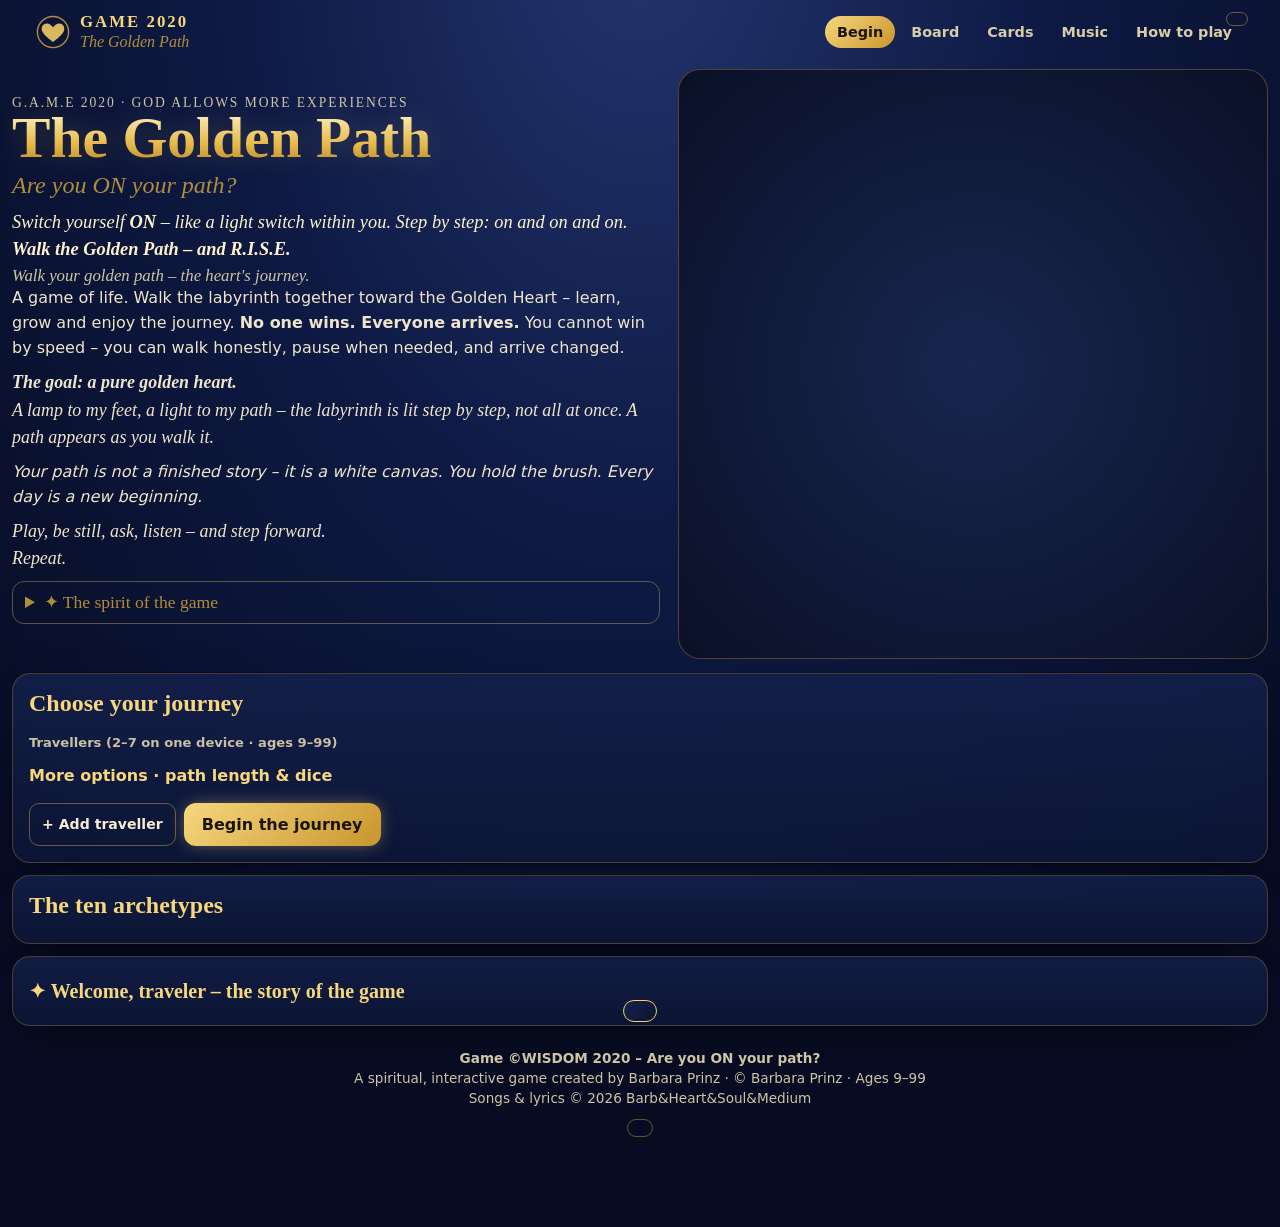
<file: src/app.html>
<!DOCTYPE html>
<html lang="en">
<head>
<meta charset="utf-8">
<meta name="viewport" content="width=device-width, initial-scale=1">
<title>G.A.M.E 2020 · The Golden Path</title>
<meta name="description" content="G.A.M.E 2020 – God Allows More Experiences. The Golden Path: a spiritual, joyful board game by Barbara Prinz. Walk the labyrinth to the Golden Heart – together.">
<meta name="theme-color" content="#fffdf7">
<style>
/*FONTS*/
:root{
  --gold:#b08d3c;--gold2:#d9b85f;--gold3:#f3e3b0;--ink:#1b1712;--night:#15120e;--paper:#fbf7ee;
  --muted:#7a6f5c;--line:#e8dcc0;--teal:#2bb3b1;
  --serif:"Golden Serif",Georgia,serif;--caps:"Golden Serif",Georgia,serif;
}
*{box-sizing:border-box}
html,body{margin:0;background:var(--paper);color:var(--ink);font-family:"Golden Sans",system-ui,sans-serif;font-size:16px;-webkit-tap-highlight-color:transparent}
body{background:radial-gradient(1200px 600px at 50% -200px,#fff8e2 0,var(--paper) 60%) fixed}
h1,h2,h3,h4{font-family:var(--serif);font-weight:700;margin:0}
button{font:inherit;cursor:pointer}
.caps{font-family:var(--caps);letter-spacing:.14em;text-transform:uppercase}
header.top{position:relative;display:flex;align-items:center;justify-content:space-between;gap:10px;padding:12px 16px;max-width:1240px;margin:0 auto}
.brand{display:flex;align-items:center;gap:10px}
.brand b{font-family:var(--caps);font-size:1.05rem;letter-spacing:.12em}
.brand i{font-family:var(--serif);color:var(--gold);font-size:1rem}
nav.tabs{display:flex;gap:4px;flex-wrap:wrap}
nav.tabs button{border:none;background:transparent;padding:8px 12px;border-radius:999px;color:var(--muted);font-weight:700;font-size:.9rem}
nav.tabs button.on{background:var(--ink);color:#fff}
@media (max-width:700px){header.top{flex-direction:column;padding-bottom:4px}}
main{max-width:1400px;margin:0 auto;padding:0 12px 60px}
.view{display:none;animation:fade .35s ease}.view.on{display:block}
@keyframes fade{from{opacity:0;transform:translateY(6px)}to{opacity:1;transform:none}}
.panel{background:#fffdf8;border:1px solid var(--line);border-radius:18px;padding:16px;margin-bottom:12px;box-shadow:0 1px 0 #fff inset,0 8px 24px -18px #8a6a2244}
.btn{border:none;background:var(--ink);color:#fff;border-radius:12px;padding:12px 18px;font-weight:700}
.btn.gold{background:linear-gradient(135deg,#d8b55c,#a07c2e);color:#fff;box-shadow:0 6px 16px -8px #a07c2e}
.btn.ghost{background:#fff;color:var(--ink);border:1px solid var(--line)}
.btn.small{padding:8px 12px;font-size:.88rem;border-radius:10px}
.btn:disabled{opacity:.4;cursor:default;box-shadow:none}
input,select,textarea{font:inherit;padding:10px 11px;border:1px solid var(--line);border-radius:10px;background:#fff;width:100%;color:var(--ink)}
label.l{font-weight:700;font-size:.82rem;color:var(--muted);display:block;margin:10px 0 4px}
.hint{font-size:.85rem;color:var(--muted)}
/* hero */
.hero{display:grid;grid-template-columns:1.1fr 1fr;gap:18px;align-items:center;margin:6px 0 14px}
@media (max-width:860px){.hero{grid-template-columns:1fr}}
.hero h1{font-size:clamp(2.2rem,6vw,3.6rem);line-height:.95}
.hero .tag{font-family:var(--serif);font-style:italic;color:var(--gold);font-size:1.5rem;margin:6px 0 10px}
.hero p{line-height:1.55;color:#3c342a;margin:0 0 8px}
@media (max-width:860px){.hero .thumb{max-width:300px;margin:0 auto}}
.hero .thumb{background:#fff;border:1px solid var(--line);border-radius:22px;padding:8px}
.prow{display:grid;grid-template-columns:auto 1fr 1fr auto;gap:8px;align-items:center;margin-bottom:8px}
.swatches{display:flex;gap:4px}
.sw{width:22px;height:22px;border-radius:50%;border:2px solid #fff;box-shadow:0 0 0 1px var(--line)}
.sw.on{box-shadow:0 0 0 2px var(--ink)}
.setcards{display:grid;grid-template-columns:repeat(auto-fit,minmax(200px,1fr));gap:8px}
.setcard{border:1px solid var(--line);border-radius:14px;padding:12px;background:#fff;text-align:left}
.setcard.on{border-color:var(--gold);box-shadow:0 0 0 2px var(--gold3)}
.setcard h4{font-size:1.25rem}
/* game */
.game{display:grid;grid-template-columns:minmax(0,1fr) 360px;gap:14px;align-items:start}
@media (max-width:920px){.game{grid-template-columns:1fr}}
.zoombtn{position:absolute;right:12px;top:12px;border:1px solid var(--line);background:#fffdf8ee;border-radius:99px;padding:7px 12px;font-weight:700;font-size:.85rem;color:var(--ink);box-shadow:0 4px 12px -6px #6b532066;z-index:2}
.zoombtn.on{background:var(--ink);color:#fff}
.boardwrap.night{background:radial-gradient(circle,#18264f,#0a1027);border-color:#2a3a6a}
.movebadge{position:absolute;left:12px;top:12px;background:#fffdf8ee;border:1px solid var(--line);border-radius:99px;padding:6px 12px;font-size:.88rem;font-weight:700;display:none;z-index:2}
.movebadge.on{display:block}
#board{transition:none}
@media (max-width:600px){main{padding:0 4px 60px}.boardwrap{border-radius:18px;padding:2px;margin:0 -2px}}
.boardwrap{background:radial-gradient(circle at 50% 50%,#fffdf6 0,#fff9ea 70%,#f6ecd3 100%);border:1px solid var(--line);border-radius:28px;padding:10px;position:relative;box-shadow:0 20px 50px -35px #6b5320}
#board{width:100%;height:auto;display:block}
#board .field{cursor:pointer;transition:transform .2s}
.turn{display:flex;gap:14px;align-items:center}
.die{width:70px;height:70px;flex:none;border-radius:16px;background:#fff;border:2px solid var(--ink);display:grid;place-items:center;box-shadow:0 4px 0 var(--ink)}
.die.roll{animation:shake .5s}
@keyframes shake{0%,100%{transform:rotate(0)}25%{transform:rotate(-14deg)}75%{transform:rotate(12deg)}}
.cur-name{font-family:var(--serif);font-size:1.7rem;line-height:1}
.actions{display:flex;gap:8px;flex-wrap:wrap;margin-top:12px}
.pl{display:flex;gap:10px;align-items:center;padding:8px;border-radius:12px}
.pl.cur{background:linear-gradient(90deg,#f6ecd2,#fff0)}
.pl .meta{font-size:.8rem;color:var(--muted)}
.pawn{width:26px;height:26px;border-radius:50%;flex:none;box-shadow:0 0 0 2px #fff,0 0 0 3px var(--line)}
.badges{display:flex;gap:3px;flex-wrap:wrap;margin-top:4px;align-items:center}
.gem{width:11px;height:11px;transform:rotate(45deg);border-radius:2px;border:1px solid #0003;display:inline-block}
.stat{font-size:.78rem;color:#4a3f30;background:#f7f0de;border-radius:99px;padding:1px 7px}
.lightbar{height:12px;background:#f3ead4;border-radius:99px;overflow:hidden}
.lightbar i{display:block;height:100%;width:0;background:linear-gradient(90deg,#f2d47a,#b08d3c);transition:width .8s;box-shadow:0 0 12px #f2d47a}
.log{max-height:200px;overflow:auto;font-size:.85rem;color:#4a3f30}
.log div{padding:5px 0;border-bottom:1px dashed var(--line)}
.legend{display:flex;flex-wrap:wrap;gap:6px 12px;font-size:.8rem;color:var(--muted);padding:8px 6px 2px}
.legend span{display:flex;align-items:center;gap:5px}
/* TAROT CARD */
.modal{position:fixed;inset:0;background:radial-gradient(circle at 50% 40%,#2a2114cc,#0d0a06ee);display:none;align-items:center;justify-content:center;padding:14px;z-index:60}
.modal.on{display:flex}
.tcard{width:min(380px,100%);max-height:94vh;overflow:auto;border-radius:22px;padding:10px;background:linear-gradient(160deg,#e9cf86,#a8823a 40%,#f0d995 70%,#9a7731);animation:flip .5s ease;box-shadow:0 30px 70px -20px #000}
@keyframes flip{from{transform:rotateY(80deg) scale(.9);opacity:0}to{transform:none;opacity:1}}
.tin{background:radial-gradient(circle at 50% 30%,#2a2219,#120f0b 70%);border-radius:15px;padding:18px 18px 16px;color:var(--tx,#f4ead2);text-align:center;position:relative;border:1px solid #f3dc9a55;min-height:420px;display:flex;flex-direction:column}
.tin:before{content:"";position:absolute;inset:7px;border:1px solid #d9b85f66;border-radius:11px;pointer-events:none}
.tin .deck{font-family:var(--caps);font-size:.68rem;letter-spacing:.28em;color:var(--ac,#d9b85f)}
.tin h2{font-size:2.05rem;line-height:1.02;margin:6px 0 2px;color:var(--tx,#fff6dc)}
.tin .sub{font-family:var(--serif);font-style:italic;color:var(--ac,#d9b85f);font-size:1.2rem}
.tin .emb{width:118px;height:118px;margin:10px auto 8px;display:block}
.tin p{line-height:1.5;margin:6px 0;font-size:1.02rem}
.tin .prompt{background:#ffffff14;border:1px solid #d9b85f55;border-radius:12px;padding:10px 12px;font-family:var(--serif);font-size:1.18rem;font-style:italic;color:var(--tx);margin-top:8px}
.tin.light .prompt,.in.light .p{background:#ffffff8c}
.tin.light .btn.ghost,.tin.light .btn.opt{color:var(--tx);border-color:#9c7a2c88;background:#ffffff66}
.tin.light textarea{background:#fff;color:var(--tx)}
.tin.light p[style]{color:var(--tx)!important}
.tin.rb:after,.in.rb:after{content:"";position:absolute;left:0;right:0;top:0;height:6px;background:linear-gradient(90deg,#c0263a,#e2702a,#e8c13a,#2f8f5b,#2bb3b1,#2849a8,#7d4fb3);border-radius:15px 15px 0 0}
.in.light:before,.tin.light:before{border-color:#9c7a2c55}
.tin .acts{display:flex;flex-direction:column;gap:8px;margin-top:auto;padding-top:14px}
.tin .acts .btn{width:100%}
.tin .btn.ghost{background:transparent;color:var(--tx);border:1px solid #d9b85f77}
.tin .btn.opt{background:#ffffff10;color:var(--tx);border:1px solid #d9b85f99;text-align:left;font-weight:600}
.tin textarea{background:#ffffff10;color:#fff;border-color:#d9b85f66;min-height:80px}
.tin .row{display:flex;gap:8px}.tin .row .btn{flex:1}
.dot{margin-top:12px;text-align:left;border-top:1px solid #d9b85f66;padding-top:8px}
.dot .dt{font-family:var(--caps);font-size:.8rem;letter-spacing:.12em;color:var(--ac)}
.dot p{font-size:.95rem!important;margin:6px 0}
.dot .dq{font-family:var(--serif);font-style:italic;font-size:1.08rem}
details.opts{margin-top:10px}details.opts summary,details.more summary,details.legendbox summary,details.rulesmore summary{cursor:pointer;color:#f6d77e;font-weight:700;list-style:none;padding:6px 0}
details.opts summary::-webkit-details-marker,details.more summary::-webkit-details-marker,details.legendbox summary::-webkit-details-marker,details.rulesmore summary::-webkit-details-marker{display:none}
details.more summary{font-family:var(--serif);font-size:1.25rem}
.extras{display:flex;gap:6px;flex-wrap:wrap;margin-top:8px}.extras .btn{padding:7px 10px;font-size:.85rem;border-radius:99px}
.chipgroup{font-family:var(--caps);font-size:.68rem;letter-spacing:.18em;color:#cfc4a6;margin:10px 0 4px;width:100%}
.vals{display:flex;flex-wrap:wrap;gap:4px;margin-top:4px}
.vals span{font-family:var(--serif);font-size:.95rem;font-weight:600;color:#1a1405;background:linear-gradient(135deg,#f6d77e,#c9952e);border-radius:99px;padding:1px 9px}
.vals span.off{background:transparent;color:#f6edd680;border:1px solid #f2cf6b44}
.vals.big{justify-content:center}
.songline{font-family:var(--serif);font-style:italic;font-size:1.02rem;color:#f6d77e;margin-top:10px;opacity:.9;line-height:1.35}
.lyrics{white-space:pre-line;font-family:var(--serif);font-style:italic;font-size:1.25rem;line-height:1.45;color:#fff3cf}
.reward{font-size:.82rem;color:var(--ac,#d9b85f);margin-top:6px;font-weight:700}
/* card library */
.chips{display:flex;gap:6px;flex-wrap:wrap;margin:8px 0 14px}
.chips button{border:1px solid var(--line);background:#fff;border-radius:99px;padding:7px 13px;font-size:.88rem;font-weight:700;color:#4a3f30}
.chips button.on{background:var(--ink);border-color:var(--ink);color:#fff}
.lib{display:grid;grid-template-columns:repeat(auto-fill,minmax(190px,1fr));gap:14px}
.mcard{aspect-ratio:63/88;border-radius:14px;padding:6px;background:linear-gradient(160deg,#e9cf86,#a8823a 45%,#f0d995 75%,#9a7731)}
.mcard .in{height:100%;border-radius:10px;background:radial-gradient(circle at 50% 30%,#2a2219,#120f0b 75%);color:var(--tx,#f4ead2);padding:12px;display:flex;flex-direction:column;text-align:center;position:relative;overflow:hidden}
.mcard .in:before{content:"";position:absolute;inset:5px;border:1px solid #d9b85f55;border-radius:7px;pointer-events:none}
.mcard .k{font-family:var(--caps);font-size:.55rem;letter-spacing:.24em;color:var(--ac,#d9b85f)}
.mcard h4{font-size:1.25rem;color:var(--tx);margin:4px 0;line-height:1.05}
.mcard .t{font-size:.76rem;line-height:1.35}
.mcard .p{font-family:var(--serif);font-style:italic;color:var(--tx);border-radius:6px;font-size:.92rem;margin-top:auto;line-height:1.2}
.mcard svg{width:54px;height:54px;margin:4px auto}
.mcard.arch svg{width:160px;height:200px}.mcard.arch{aspect-ratio:auto}.mcard.arch .in{min-height:300px}
@media (max-width:600px){#archLib{grid-template-columns:1fr 1fr!important;gap:8px}.mcard.arch svg{width:118px;height:148px}.mcard.arch .in{min-height:0;padding:8px}.mcard.arch .t,.mcard.arch .p{font-size:.78rem!important}}
/* music */
.song{display:flex;align-items:center;gap:8px;padding:7px 0;border-bottom:1px dashed var(--line)}
.song .n{flex:1;min-width:0;overflow:hidden;text-overflow:ellipsis;white-space:nowrap}
.song.on .n{color:var(--gold);font-weight:700}
.minibtn{border:1px solid var(--line);background:#fff;border-radius:9px;padding:5px 9px;font-size:.85rem}
.toggle{display:flex;align-items:center;gap:8px;font-size:.9rem;margin:6px 0}
.toggle input{width:auto}
.rules h3{font-size:1.5rem;margin:18px 0 4px}
.rules p,.rules li{line-height:1.6}
.two{display:grid;grid-template-columns:1fr 1fr;gap:12px}.two>*{min-width:0}.song{flex-wrap:wrap}.song .n{white-space:normal}@media (max-width:760px){.two{grid-template-columns:1fr}}
.spark{position:fixed;border-radius:50%;z-index:90;pointer-events:none;animation:spark 1.4s cubic-bezier(.2,.7,.3,1) forwards;box-shadow:0 0 8px currentColor}
@keyframes spark{0%{transform:translate(-50%,-50%) scale(.4);opacity:1}100%{transform:translate(calc(-50% + var(--dx)),calc(-50% + var(--dy))) scale(1);opacity:0}}
.toast{position:fixed;left:50%;bottom:18px;transform:translateX(-50%) translateY(140px);background:linear-gradient(135deg,#2a2116,#1b1712);border:1px solid #d9b85f88;font-family:var(--serif);font-size:1.15rem;font-style:italic;text-align:center;color:#fff3cf;padding:10px 16px;border-radius:12px;font-size:.9rem;transition:transform .35s;z-index:80;max-width:92vw}
.toast.on{transform:translateX(-50%)}
@media (max-width:600px){
  html,body{font-size:17.5px}
  .hint,.legend,.pl .meta,.log,.stat{font-size:.92rem}
  .stat{font-size:.85rem}
  .legend{font-size:.88rem;gap:8px 14px}
  .tin p{font-size:1.1rem}.tin .prompt{font-size:1.28rem}.tin h2{font-size:2.2rem}
  .tin .deck{font-size:.76rem}.reward{font-size:.92rem}
  .mcard .t{font-size:.86rem}.mcard .p{font-size:1rem}.mcard .k{font-size:.62rem}
  .lib{grid-template-columns:repeat(auto-fill,minmax(160px,1fr))}
  nav.tabs button{font-size:.98rem;padding:9px 13px}
  .cur-name{font-size:1.9rem}
}

/* ===== Midnight & Gold theme ===== */
:root{--paper:#0b1433;--ink:#f2cf6b;--muted:#c9bfa3;--line:#33406e}
html,body{color:#f6edd6}
body{background:#070c22 radial-gradient(ellipse at 50% -10%,#24366f 0,#0e1a44 45%,#070c22 100%) fixed}
body:before{content:"";position:fixed;inset:0;pointer-events:none;z-index:-1;opacity:.75;
 background-image:radial-gradient(1.2px 1.2px at 12% 18%,#fff,transparent),radial-gradient(1px 1px at 33% 72%,#ffe9a8,transparent),radial-gradient(1.4px 1.4px at 58% 28%,#fff,transparent),radial-gradient(1px 1px at 78% 62%,#fff,transparent),radial-gradient(1.6px 1.6px at 88% 14%,#ffe9a8,transparent),radial-gradient(1px 1px at 22% 88%,#fff,transparent),radial-gradient(1.2px 1.2px at 46% 50%,#ffe9a8,transparent),radial-gradient(1px 1px at 68% 90%,#fff,transparent),radial-gradient(1.3px 1.3px at 5% 55%,#fff,transparent),radial-gradient(1px 1px at 95% 40%,#fff,transparent);
 background-size:420px 420px}
h1,h2,h3,h4{color:#f6d77e}
.hero h1{background:linear-gradient(180deg,#fff3c4,#e6b94a 60%,#b8862a);-webkit-background-clip:text;background-clip:text;color:transparent;text-shadow:0 0 30px #f2cf6b33}
.hero p{color:#efe5cc}
.panel{background:linear-gradient(180deg,#15214dcc,#0d1738cc);border-color:#d4a94a44;box-shadow:0 0 0 1px #00000040,0 12px 40px -20px #000}
.hint,.pl .meta,.legend,.log{color:#cfc4a6!important}
.log div{border-color:#33406e}
.btn{background:#1b2a5e;color:#fbf3dc;border:1px solid #d4a94a55}
.btn.gold{background:linear-gradient(135deg,#f6d77e,#c9952e);color:#1a1405;border:none;box-shadow:0 0 18px -4px #f2cf6b99}
.btn.ghost{background:transparent;color:#f6edd6;border:1px solid #d4a94a77}
input,select,textarea{background:#0f1a40;color:#f6edd6;border-color:#3b4a80}
nav.tabs button{color:#d8cca9}
nav.tabs button.on{background:linear-gradient(135deg,#f6d77e,#c9952e);color:#1a1405}
.brand b{color:#f6d77e}
.setcard{background:#0f1a40;color:#f6edd6;border-color:#33406e}
.setcard.on{border-color:#f2cf6b;box-shadow:0 0 0 2px #f2cf6b55,0 0 20px -6px #f2cf6b}
.chips button{background:#0f1a40;color:#e9dfc2;border-color:#33406e}
.chips button.on{background:linear-gradient(135deg,#f6d77e,#c9952e);color:#1a1405;border-color:transparent}
.die{background:#fbf3dc;border-color:#f2cf6b;box-shadow:0 0 18px -4px #f2cf6b}
.pl.cur{background:linear-gradient(90deg,#f2cf6b26,transparent)}
.stat{background:#1b2a5e;color:#f6edd6}
.lightbar{background:#1b2a5e}
.boardwrap{background:radial-gradient(circle,#18264f,#0a1027);border-color:#d4a94a55;box-shadow:0 0 50px -20px #f2cf6b66}
.boardwrap:not(.night){background:#fffaf0}
.zoombtn,.movebadge{background:#0f1a40ee;color:#f6edd6;border-color:#d4a94a66}
.zoombtn.on{background:linear-gradient(135deg,#f6d77e,#c9952e);color:#1a1405}
.hero .thumb{background:radial-gradient(circle,#18264f,#0a1027);border-color:#d4a94a55}
.toast{background:linear-gradient(135deg,#15214d,#0b1433);border-color:#f2cf6b}
footer{color:#cfc4a6!important}
.song{border-color:#33406e}.minibtn{background:#0f1a40;color:#f6edd6;border-color:#3b4a80}
.modal{background:radial-gradient(circle at 50% 40%,#1a2a5ecc,#04071aee)}
/* cards: navy with glowing gold frame */
.tcard,.mcard{background:linear-gradient(150deg,#fff1b8,#d9a637 30%,#8a6420 55%,#f2cf6b 80%,#a8782a);box-shadow:0 0 30px -6px #f2cf6b88,0 30px 70px -20px #000}
.tin,.mcard .in{box-shadow:inset 0 0 40px #00000080}
.tin:before,.mcard .in:before{border-color:#f2cf6b66!important}
.tin h2,.mcard h4{color:#f6d77e!important;text-shadow:0 1px 3px #000,0 0 18px #f2cf6b55}
.tin p,.mcard .t,.mcard .p,.tin .sub,.mcard .k{text-shadow:0 1px 3px #000000cc}
.tin .prompt{background:#ffffff0d;border-color:#f2cf6b55;color:#fbf3dc}
.tin .btn.ghost,.tin .btn.opt{color:#fbf3dc;border-color:#f2cf6b88;background:#ffffff0a}
.mcard .p{color:#fbf3dc}


/* ===== Gold & White theme ===== */
html.light{--paper:#fffdf7;--ink:#1b1712;--muted:#6f6352;--line:#ead9b0}
html.light body{background:#fffdf7 radial-gradient(ellipse at 50% -10%,#fff6dc 0,#fffdf7 55%) fixed;color:#1b1712}
html.light body:before{display:none}
html.light h1,html.light h2,html.light h3,html.light h4{color:#a8782a}
html.light .hero h1{background:linear-gradient(180deg,#e6b94a,#b8862a 60%,#8a6418);-webkit-background-clip:text;background-clip:text;color:transparent;text-shadow:none}
html.light .hero p,html.light .lyrics{color:#2a2218}
html.light #hymn,html.light .tag{color:#b8862a!important}
html.light .panel{background:#ffffff;border-color:#ead9b0;box-shadow:0 10px 30px -22px #a8782a}
html.light .hint,html.light .pl .meta,html.light .legend,html.light .log,html.light footer{color:#6f6352!important}
html.light .log div{border-color:#f0e4c6}
html.light .btn{background:#1b1712;color:#fffdf7;border-color:#1b1712}
html.light .btn.gold{background:linear-gradient(135deg,#f6d77e,#c9952e);color:#1a1405;box-shadow:0 6px 16px -8px #a8782a}
html.light .btn.ghost{background:#fff;color:#1b1712;border:1px solid #d9c08a}
html.light input,html.light select,html.light textarea{background:#fff;color:#1b1712;border-color:#e2cf9f}
html.light nav.tabs button{color:#6f6352}
html.light .brand b{color:#1b1712}
html.light .setcard{background:#fffdf7;color:#1b1712;border-color:#ead9b0}
html.light .setcard.on{border-color:#c9952e;box-shadow:0 0 0 2px #f6d77e88}
html.light .chips button{background:#fff;color:#2a2218;border-color:#ead9b0}
html.light .chipgroup{color:#a8782a}
html.light .die{background:#fff;border-color:#c9952e;box-shadow:0 4px 0 #c9952e}
html.light .pl.cur{background:linear-gradient(90deg,#f6d77e44,transparent)}
html.light .stat{background:#fbf3dc;color:#2a2218}
html.light .lightbar{background:#f6ecd2}
html.light .boardwrap,html.light .boardwrap:not(.night),html.light .hero .thumb{background:#fffdf6;border-color:#ead9b0;box-shadow:0 20px 50px -35px #a8782a}
html.light .boardwrap.night{background:radial-gradient(circle,#18264f,#0a1027)}
html.light .zoombtn,html.light .movebadge{background:#fffdf8ee;color:#1b1712;border-color:#e2cf9f}
html.light .toast{background:#fffdf7;color:#2a2218;border-color:#c9952e}
html.light .modal{background:radial-gradient(circle at 50% 40%,#fff6dccc,#2a2010cc)}
html.light details.opts summary,html.light details.more summary,html.light details.legendbox summary,html.light details.rulesmore summary,html.light .vals{color:#a8782a}
html.light .song{border-color:#f0e4c6}html.light .minibtn{background:#fff;color:#1b1712;border-color:#e2cf9f}
html.light .mcard.arch .in h4{color:#8a6418!important;text-shadow:none}
html.light .mcard.arch .in .t,html.light .mcard.arch .in .p,html.light .mcard.arch .in .k{text-shadow:none}
html.light .mcard.arch .in .p{color:#5a4a30!important;background:#f6ecd2!important}html.light .mcard.arch .in .t{color:#2a2218}


/* light theme: readable cards */
html.light .tcard,html.light .mcard{background:linear-gradient(150deg,#fff1b8,#e0b44a 30%,#b8862a 55%,#f6d77e 80%,#c9952e);box-shadow:0 0 24px -8px #c9952e,0 24px 50px -24px #6a4a10}
html.light .tin,html.light .mcard .in{box-shadow:inset 0 0 26px #c9952e22}
html.light .tin h2,html.light .mcard h4{color:#7a5410!important;text-shadow:none}
html.light .tin p,html.light .mcard .t,html.light .mcard .p,html.light .tin .sub,html.light .mcard .k,html.light .tin .deck{text-shadow:none}
html.light .tin .deck,html.light .mcard .k,html.light .tin .sub,html.light .reward,html.light .dot .dt{color:#8a6418}
html.light .tin .prompt,html.light .mcard .p{background:#fffdf6cc;border-color:#c9952e66;color:#1f1a14}
html.light .tin .btn.ghost,html.light .tin .btn.opt{color:#1f1a14;border-color:#c9952e99;background:#ffffffb0}
html.light .tin .btn.gold{color:#1a1405}
html.light .tin textarea{background:#fff;color:#1f1a14}
html.light .tin p[style],html.light .tin div[style]:not(.prompt),html.light .tin span[style]:not([style*="background"]),html.light .tin b{color:#1f1a14!important}
html.light .tin .lyrics,html.light .songline{color:#6a4a10!important}
html.light .tin .hint{color:#5a4a30!important}
html.light .modal{background:radial-gradient(circle at 50% 40%,#fff6dcdd,#3a2a10cc)}

@media print{
  header.top,nav,.chips,.noprint{display:none!important}
  body{background:#fff}
  .view{display:none!important}#v-cards{display:block!important}
  .lib{grid-template-columns:repeat(3,63mm);gap:4mm}
  .mcard{width:63mm;height:88mm;break-inside:avoid;-webkit-print-color-adjust:exact;print-color-adjust:exact}
}
.breathe{display:flex;flex-direction:column;align-items:center;margin:6px 0}.bcirc{width:70px;height:70px;border-radius:50%;background:radial-gradient(circle,#ffffffcc,#a8d4e855 60%,transparent 72%);border:2px solid #7ab8d8;animation:breathe 10s ease-in-out infinite}.blab{font-family:var(--serif);font-style:italic;font-size:1rem;margin-top:6px;opacity:.85}
@keyframes breathe{0%,100%{transform:scale(.7)}45%,55%{transform:scale(1.25)}}
.dfly{animation:dfly 3.2s ease-in-out infinite;transform-origin:60px 35px}@keyframes dfly{0%,100%{transform:translateY(0)}50%{transform:translateY(-5px)}}
.btn.hide{display:none}
details.spirit{margin:8px 0;border:1px solid #d9b85f66;border-radius:12px;padding:6px 12px}details.spirit summary{cursor:pointer;font-family:var(--serif);font-size:1.1rem;color:var(--gold,#c9952e);padding:4px 0}
.gatedeep{margin:10px 0 4px;padding:10px 12px;border-radius:12px;border:1px solid #d9b85f88;background:#ffffff14;font-family:var(--serif);font-size:1.05rem;line-height:1.45}
.gatedeep .gd-h{font-family:var(--caps);letter-spacing:.1em;font-size:.72rem;color:var(--ac);margin-bottom:4px}.gatedeep .gd-s{font-size:.85rem;opacity:.8;margin-top:6px;font-style:italic}
html.light .gatedeep{background:#fffaf0;border-color:#c9952e66;color:#1f1a14}
.lawline{margin:10px 0 0;font-size:.95rem;line-height:1.45;color:inherit}
.gticket{position:relative;margin:6px auto 10px;width:min(330px,92%);aspect-ratio:1.8/1;background:linear-gradient(115deg,#8a6512 0%,#f6dc7a 18%,#fff6c8 30%,#c99a2a 45%,#f3d36b 62%,#fff3b8 74%,#a9781a 100%);background-size:220% 100%;animation:gtshine 3.2s linear infinite;filter:drop-shadow(0 6px 14px rgba(150,105,10,.45));transform:rotate(-4deg)}
.gticket .gt-in{position:absolute;inset:8% 9%;padding:4px 0;border-top:1.5px solid #2a1d05;border-bottom:1.5px solid #2a1d05;display:flex;flex-direction:column;justify-content:center;align-items:center;color:#1e1404;text-align:center}
.gt-top{font-family:var(--caps);letter-spacing:.22em;font-size:.62rem;font-weight:700}
.gt-big{font-family:var(--serif);font-weight:800;font-size:2rem;line-height:.92;letter-spacing:.06em;margin:4px 0;text-shadow:0 1px 0 #fff6c6}
.gt-row{display:flex;gap:12px;white-space:nowrap;justify-content:center;font-family:var(--caps);font-size:.62rem;font-weight:700;letter-spacing:.06em}
.gt-row small{display:block;font-size:.5rem;opacity:.7;letter-spacing:.18em}
.gt-foot{font-family:var(--caps);font-size:.46rem;letter-spacing:.14em;margin-top:5px;opacity:.85}
@keyframes gtshine{from{background-position:0% 0}to{background-position:220% 0}}
@media (prefers-reduced-motion:reduce){.gticket{animation:none}}
#musicPill{position:fixed;left:10px;bottom:calc(10px + env(safe-area-inset-bottom));z-index:85;display:none;align-items:center;gap:6px;max-width:58vw;padding:4px 5px 4px 10px;border-radius:999px;background:linear-gradient(135deg,#f6dc7a,#c99a2a);color:#2a1d05;font-size:.78rem;font-weight:600;box-shadow:0 4px 14px rgba(0,0,0,.25)}
#musicPill.on{display:flex}
.ppgrid{display:grid;grid-template-columns:1fr 1fr;gap:8px}.pptile{display:flex;flex-direction:column;align-items:center;gap:2px;padding:10px 6px;border-radius:14px;border:1.5px solid var(--pc);background:linear-gradient(160deg,#fffdf6,color-mix(in srgb,var(--pc) 18%,#fff8ea));font:inherit;color:#3a2a10;cursor:pointer;min-height:96px}.pptile .ppi{font-size:2rem;line-height:1.1}.pptile b{font-size:.98rem}.pptile small{font-size:.78rem;opacity:.85;line-height:1.2}.pptile.locked{filter:grayscale(.7);opacity:.6}.pptile:disabled:not(.locked){opacity:.85;cursor:default}
.ppbig{font-size:4.2rem;line-height:1;margin:6px auto;filter:drop-shadow(0 0 14px rgba(242,207,107,.8))}
.beamfx{position:fixed;inset:0;pointer-events:none;z-index:300;background:radial-gradient(circle at 50% 50%,rgba(255,246,200,.95),rgba(242,207,107,.5) 30%,transparent 70%);animation:beamfx 1.6s ease-out forwards}@keyframes beamfx{0%{opacity:0;transform:scaleY(.2)}25%{opacity:1;transform:scaleY(1)}100%{opacity:0}}
.shootstar{position:fixed;top:12%;left:-10%;width:120px;height:3px;border-radius:3px;z-index:300;pointer-events:none;background:linear-gradient(90deg,transparent,#fff6c8,#fff);box-shadow:0 0 12px #fff6c8;transform:rotate(18deg);animation:shoot 2.1s ease-in forwards}@keyframes shoot{to{left:110%;top:48%;opacity:0}}
body.moon #board{background:radial-gradient(circle at 70% 20%,#3a4a8a,#0e1638 70%);border-radius:18px;filter:brightness(.92) saturate(.85)}
.rhint{margin:6px auto;max-width:420px;text-align:left;border:1px solid rgba(168,120,42,.35);border-radius:12px;padding:8px 12px;background:rgba(255,250,235,.6)}.rhint summary{cursor:pointer;font-weight:700;color:#8a6ad0}.rhint p{margin:6px 0 0;font-size:1.05rem}
body.music-on .modal{padding-bottom:52px}
body.music-on .wrap{padding-bottom:48px}
#musicPill .mp-name{overflow:hidden;text-overflow:ellipsis;white-space:nowrap}
#musicPill button{border:0;border-radius:999px;background:#2a1d05;color:#fff3c4;font-size:.78rem;font-weight:700;padding:4px 9px;cursor:pointer;min-height:28px;white-space:nowrap;flex-shrink:0}
.corner{position:absolute;top:10px;right:10px;width:42px;height:42px;border-radius:50%;display:flex;align-items:center;justify-content:center;font-size:1.45rem;border:1.5px solid #fff7d6;font-family:var(--serif);font-weight:700;line-height:1;color:#7a5410;background:radial-gradient(circle at 35% 30%,#fff6cf,#f2cf6b 60%,#c99a2a);box-shadow:0 1px 4px rgba(0,0,0,.25);z-index:2}
.corner.left{right:auto;left:10px}
.tin .deck{padding:0 46px}
.mcard .corner{top:6px;right:6px;width:30px;height:30px;font-size:1.05rem}
.mcard .corner.left{right:auto;left:7px}
.mcard .in .k{padding:0 30px}
.corner svg{width:24px;height:24px}
.corner svg[viewBox="27 27 66 66"]{width:40px;height:40px}
.mcard .corner svg[viewBox="27 27 66 66"]{width:28px;height:28px}
.mcard .corner svg{width:18px;height:18px}
.hsunbig{width:96px!important;height:96px!important;padding:8px;border-radius:50%;border:1.5px solid #e6c46399}
.hsun{width:1.15em;height:1.15em;vertical-align:-.2em;display:inline-block}
</style>
</head>
<body>
<header class="top">
  <div class="brand">
    <svg width="34" height="34" viewBox="0 0 24 24"><circle cx="12" cy="12" r="11" fill="none" stroke="#b08d3c" stroke-width="1"/><path d="M12 19s-6-3.9-7.6-7.5C3.3 9 4.8 6 7.6 6c1.8 0 3 1 4.4 2.7C13.4 7 14.6 6 16.4 6c2.8 0 4.3 3 3.2 5.5C18 15.1 12 19 12 19z" fill="#d9b85f"/></svg>
    <div><b>GAME 2020</b><br><i>The Golden Path</i></div>
  </div>
  <button class="btn ghost small" id="themeTop" style="position:absolute;right:12px;top:12px;padding:6px 10px;font-size:.8rem;border-radius:99px"></button>
  <nav class="tabs">
    <button data-v="home" class="on">Begin</button>
    <button data-v="play">Board</button>
    <button data-v="cards">Cards</button>
    <button data-v="music">Music</button>
    <button data-v="rules">How to play</button>
  </nav>
</header>

<main>
<!-- HOME -->
<section class="view on" id="v-home">
  <div class="hero">
    <div>
      <div class="caps hint">G.A.M.E 2020 · God Allows More Experiences</div>
      <h1>The Golden Path</h1>
      <div class="lyrics" style="font-size:1.25rem;color:#f6d77e;margin:4px 0 6px" id="hymn"></div>
      <div class="tag">Are you ON your path?</div>
      <div class="lyrics" style="font-size:1.15rem;margin:2px 0 4px">Switch yourself <b>ON</b> – like a light switch within you. Step by step: on and on and on. <b>Walk the Golden Path – and R.I.S.E.</b></div>
      <div class="hint" style="font-family:var(--serif);font-style:italic;font-size:1.05rem">Walk your golden path – the heart's journey.</div>
      <p>A game of life. Walk the labyrinth together toward the Golden Heart – learn, grow and enjoy the journey. <b>No one wins. Everyone arrives.</b> You cannot win by speed – you can walk honestly, pause when needed, and arrive changed.</p>
      <p class="lyrics" style="font-size:1.12rem"><b>The goal: a pure golden heart.</b><br>A lamp to my feet, a light to my path – the labyrinth is lit step by step, not all at once. <i>A path appears as you walk it.</i></p>
      <p><i>Your path is not a finished story – it is a white canvas. You hold the brush. Every day is a new beginning.</i></p>
      <p class="lyrics" style="font-size:1.12rem">Play, be still, ask, listen – and step forward.<br>Repeat.</p>
      <details class="spirit"><summary>✦ The spirit of the game</summary>
      <p class="lyrics" style="font-size:1.12rem">The Golden Path is a game of ON(e)ness.<br>Every traveller is unique – one of a kind – and yet we are all one.<br>Step by step we switch ourselves ON and remember our connection and our purpose.<br>No one arrives alone: together we reach the Golden Heart.<br><b>Walk ON – walk as ONE.</b></p>
      <p class="lyrics" style="font-size:1.05rem">The Golden Path is alive everywhere. Every moment can change your path – and every step brings us closer to the Golden Heart, carrying every pearl of wisdom, every memory, insight and lesson we gather.</p>
      <p><b>Your own Golden Heart radiates bright golden rays of light – through evolution, transformation and expansion.</b> Now and always, decide to invite and radiate light and love, and let both become the focus of all your thoughts, words and deeds. Once you step on this golden wisdom path, it changes your being, your relationships and your connections – starting with the one relationship to yourself.</p>
      <p class="lyrics" style="font-size:1.05rem">Before enlightenment, cope with everyday life – and afterwards, too. There is always something to learn and to experience, and so you gain pearls of wisdom. Go with it, without resistance. Be courageous and take one step at a time – even baby steps take you forward. Life is like waves, with ups and downs. The labyrinth, an ancient symbol, keeps you on your path and shows the way to the centre of your heart: to unconditional love, pure trust and joy. Walk with your partner, your children, your friends and family, and with loved ones beyond the veil, spirit animals and angels. Free your Self, follow your inner voice and find your golden heart. Day by day, play – or start anew.<br><span style="font-size:.9rem">– Barbara</span></p>
      <p>Remember how to be a spiritual being. With anticipation, dedicate yourself to this unique game of experience – a game for <b>you</b>, for understanding your life's path, with all its lessons and your infinite choices for your next steps.</p>
      <p class="lyrics" style="font-size:1.12rem">Nothing is pre-ordained. Everything is changing constantly.</p>
      <p>The Golden Path is meant to be helpful for humanity. It asks three questions: <i>What do you love doing? What does the world need? What am I here to do?</i></p>
      <p><b>It's not about winning.</b> It's about gaining wisdom, insights and experiences – and enjoying our soul's expansion and expression. Crises and changes are chances: every feeling can be transformed, and transformation is always possible.</p>
      <p class="lyrics" style="font-size:1.12rem"><b>40 steps to love.</b> Your life is a gift – you may choose, so choose wisely. Stay connected to higher consciousness and to your loved ones, and set the intention to focus on love. Some lessons are just for you: give your best, grow, explore, find peace within, spread your wings and free your Self.</p>
      <p>This board is a <b>map to go home</b>: every step leads you back to the Golden Heart, where you came from.</p>
      <p>The board is a <b>field of possibilities</b> – without fear, without limits. Stay here and now, walk each step consciously, and watch how many doors open.</p>
      </details>
    </div>
    <div class="thumb"><svg id="thumb" viewBox="0 0 800 800" style="width:100%;display:block"></svg></div>
  </div>
  <div class="panel">
    <h3 style="font-size:1.5rem">Choose your journey</h3>
    <div class="setcards" id="setcards" style="margin-top:8px"></div>
    <label class="l">Travellers (2–7 on one device · ages 9–99)</label>
    <div id="prows"></div>
    <details class="opts"><summary>More options · path length &amp; dice</summary><label class="l">The path</label><select id="pathSel"><option value="40">40 fields</option><option value="80">40 fields + 40 baby steps in between (80 steps)</option></select>
    <label class="l">The dice</label><select id="dieSel"></select></details>
    <div class="actions">
      <button class="btn ghost small" id="addP">+ Add traveller</button>
      <button class="btn gold" id="startBtn">Begin the journey</button>
      <button class="btn ghost" id="resumeBtn" style="display:none">Continue saved journey</button>
    </div>
  </div>
  <div class="panel"><h3 style="font-size:1.5rem;margin-bottom:8px">The ten archetypes</h3><div class="lib" id="archLib" style="grid-template-columns:repeat(auto-fill,minmax(170px,1fr))"></div></div>
  <details class="panel more" id="welcomePanel"><summary>✦ Welcome, traveler – the story of the game</summary>
    <div style="text-align:center"><div class="lyrics" id="welcomeText" style="font-size:1.12rem;margin:8px 0"></div>
    <button class="btn ghost small" id="welcomeSpeak">🔊 Listen to the welcome</button></div>
    <p style="font-family:var(--serif);font-size:1.15rem;color:#f6d77e">Walk the Golden Path of life toward the Golden Heart – and reach the values of the soul: Intuition · Creation · Passion · Motivation · Inspiration · Compassion · Connection …</p>
      <p>Walk the seven circuits of the labyrinth toward the Golden Heart. Every step is an experience, every experience a Pearl of Wisdom. Pass through twelve gemstone gates and the Golden Gate, pause on golden steps, take loops to rethink a choice, and help each other along the way.</p>
      <p><b>The True Path.</b> Deep down in our heart and soul we know the true way of living: connected, supporting and helping others, guiding and serving, becoming the best person possible – humble, kind and loving. Pure golden heart wisdom. A conscious way of living life.</p>
      <p><b>You never walk alone.</b> Whatever step you take, you grow – and the others walk with you. Everything is connected: every pearl you gather lights the Golden Heart for everyone.</p>
      <p>No one wins against anyone. The journey is complete when everyone has arrived – together.</p>
  </details>
</section>

<!-- PLAY -->
<section class="view" id="v-play">
  <div class="game">
    <div>
      <div class="boardwrap"><div class="movebadge" id="moveBadge"></div><button class="zoombtn" id="zoomBtn">⌕ Zoom</button><button class="zoombtn" id="nightBtn" style="top:52px">☾ Night sky</button><button class="zoombtn" id="sfxBtn" style="top:92px">🔊 Sound</button><svg id="board" viewBox="0 0 800 800" role="img" aria-label="Game board: the Golden Path labyrinth"></svg></div>
      <details class="legendbox"><summary>✦ Field guide</summary><div class="legend" id="legend"></div></details>
    </div>
    <div>
      <div class="panel">
        <div class="turn">
          <div class="die" id="die"></div>
          <div style="flex:1;min-width:0">
            <div class="hint caps" style="font-size:.66rem">Now walking</div>
            <div class="cur-name" id="curName">–</div>
            <div class="hint" id="curHint"></div>
          </div>
        </div>
        <div class="actions" id="actions"></div>
      </div>
      <div class="panel">
        <div style="display:flex;justify-content:space-between;align-items:baseline"><h3 style="font-size:1.3rem">Light of the Golden Heart</h3><b id="lightNum">0</b></div>
        <div class="lightbar" style="margin-top:6px"><i id="lightBar"></i></div>
        <div class="hint" style="margin-top:5px">One shared light – everything you learn and give makes it shine. Goal: <b id="goal">80</b></div>
      </div>
      <div class="panel" id="plist"></div>
      <div class="panel"><h3 style="font-size:1.3rem;margin-bottom:4px">Journal</h3><div class="log" id="log"></div></div>
      <div class="actions noprint"><button class="btn ghost small" id="newGame">New journey</button><button class="btn ghost small" id="musicQuick">♪ Music</button></div>
    </div>
  </div>
</section>

<!-- CARDS -->
<section class="view" id="v-cards">
  <div class="panel">
    <div style="display:flex;justify-content:space-between;gap:10px;align-items:center;flex-wrap:wrap">
      <h2 style="font-size:2rem">The Cards</h2>
      <button class="btn ghost small noprint" id="printBtn">Print this deck</button>
    </div>
    <p class="hint">Poker size 63 × 88 mm, three per row when printed – cut out and hold them in your hands.</p>
    <div class="chips" id="deckChips"></div>
    <div class="lib" id="cardGrid"></div>
  </div>
</section>

<!-- MUSIC -->
<section class="view" id="v-music">
  <div class="two">
    <div class="panel">
      <h2 style="font-size:2rem">Your Songs</h2>
      <p class="lyrics" style="font-size:1.05rem;line-height:1.5">Music helps us anchor both our human and spiritual nature. It reminds us that guidance can reach us in more ways than we imagine – our conscious being is an extraordinary instrument we can learn to play. Flow with your thoughts, emotions and desires; let your voice be heard, open your heart, and allow your soul to blossom.<br><span style="font-size:.9rem">– Barbara</span></p>
      <p class="hint">Download your songs from Suno as MP3 and add them here. They stay saved in this browser.</p>
      <label class="btn gold" style="display:inline-block;margin:6px 0">+ Add audio files<input type="file" id="songFile" accept="audio/*" multiple style="display:none"></label>
      <label class="l">…or paste a link (direct .mp3 link from your own server, or a Suno song page)</label>
      <div style="display:flex;gap:6px"><input id="songUrl" placeholder="https://…"><button class="btn small" id="songUrlAdd">Add</button></div>
      <p class="hint">Tip: mark your song “Let the Game Begin” with <b>☆ Theme</b> – it then plays when the journey begins and when someone reaches the Golden Heart.</p>
      <div id="songList" style="margin-top:10px"></div>
      <div id="lyricsBox" style="margin-top:14px"></div>
    </div>
    <div class="panel" style="text-align:center">
      <h3 style="font-size:1.4rem">More songs by Barbara</h3>
      <p class="hint" style="margin:6px 0 10px">Every song in this game was written by Barbara. Discover all her music projects:</p>
      <a class="btn gold" style="text-decoration:none;display:inline-block" href="https://suno.com/@barb_heart_and_soul_medium" target="_blank" rel="noopener">♪ Listen on Suno</a>
    </div>
    <div class="panel">
      <h3 style="font-size:1.5rem">Player</h3>
      <div class="hint" id="nowPlaying" style="margin:6px 0">Nothing playing</div>
      <div class="actions" style="margin-top:4px">
        <button class="btn gold small" id="mPlay">▶ Play</button>
        <button class="btn ghost small" id="mNext">Next ⟩</button>
        <button class="btn ghost small" id="mStop">■ Stop</button>
      </div>
      <label class="l">Volume</label><input type="range" id="mVol" min="0" max="1" step="0.05" value="0.6" style="padding:0">
      <label class="toggle"><input type="checkbox" id="mMoments" checked> Play a song during Stillness, Golden Steps &amp; the Golden Gate</label>
      <label class="toggle"><input type="checkbox" id="mChimes" checked> Sound effects (dice, steps, cards, gates, the Golden Heart)</label>
      <label class="toggle"><input type="checkbox" id="mShuffle"> Shuffle</label>
    </div>
  </div>
</section>

<!-- RULES -->
<section class="view rules" id="v-rules">
  <div class="panel">
    <h2 style="font-size:2.2rem">How to play</h2>
    <p class="lyrics" style="font-size:1.25rem;text-align:center"><b>In short: Move → Reflect → Share → Arrive.</b></p>
    <p><i>Every step can become a Pearl of Wisdom. The question behind each move: What does this step show me about my own path?</i></p>
    <div class="panel" style="background:#f2cf6b14;border-color:#f2cf6b66">
      <h3 style="margin-top:0">Quick start</h3>
      <ol style="margin:0;padding-left:20px;line-height:1.7">
        <li>Choose your archetype and begin together.</li>
        <li>Roll the dice and walk the golden path.</li>
        <li>Read the card aloud – answer, share, smile.</li>
        <li>Help each other on the way – that is how the light grows.</li>
        <li>Everyone arrives in the Golden Heart. No one wins – everyone grows.</li>
      </ol>
    </div>
    <details class="rulesmore"><summary>✦ Read all the details – fields, cards and wisdom</summary>
    <h3>The Golden Values</h3>
    <p>The Golden Path is life in steps; its goal is the Golden Heart. On the way you reach the <b>37 Golden Values</b> – strengthening words ending in “-on”: the 12 gate qualities (Passion, Communication, Meditation, Regeneration, Compassion, Transformation, Intuition, Imagination, Inspiration, Innovation, Intention, Cooperation) and 7 values from the Golden Steps (Creation, Motivation, Connection, Devotion, Celebration, Illumination, Elevation), and 18 values of the path: Initiation (setting your intention), Observation (Here &amp; Now), Expansion (Field of Possibilities), Manifestation (Blank Canvas), Revelation (Breath of Wind), Restoration (The Chalice), Invitation (Your Guides), Expression (Become the Teacher), Reflection (Walk It Again), Appreciation (Web of Love), Liberation (Alchemy of Feelings), Dedication (Walk Your Path), Dissolution (an obstacle dissolves), Congregation (Togetherness – walking side by side with like-hearted people), Transition (stepping out among the stars), Satisfaction (the traffic light), Evolution (growing to a new stage) and Emanation (arriving in the Golden Heart). At the end you see which values the whole circle reached together.</p>
    <p class="lyrics" style="font-size:1.1rem">This game was never meant to be won. It was meant to be lived. The treasure was always within you.</p>
    <h3>The True Path</h3>
    <p>Deep down in our heart and soul we know the true way of living: connected, supporting and helping others, guiding and serving, becoming the best person possible – humble, kind and loving. Pure golden heart wisdom. A conscious way of living life.</p>
    <h3>Goal</h3>
    <p>Celebrate life and reach the Golden Heart in the centre – together. Every step, even a detour, is growth. You are never alone: your fellow players are your companions on the path, and help is always near. <b>There are no opponents.</b> Either you are on the same wavelength, walking the same stretch of the path – or you learn from each other. Or you spark something in the other: a new interest, the joy of learning, a real conversation. Listening matters – and so does passing the light on. There are no winners. All pearls, gems, keys and tokens feed one shared Light. When the last traveller arrives, the journey is complete.</p>
    <h3>A turn</h3>
    <ol><li>Roll the dice and walk along the path (fields 1 → 40, then through the Golden Gate into the Heart).</li>
    <li>The field you land on tells you what happens. Read the card aloud, answer, share, decide.</li>
    <li>Receive your reward and pass the dice to the left.</li></ol>
    <h3>The fields</h3><ul id="ruleFields"></ul>
    <h3>The 13 Gates</h3>
    <p>Twelve gemstone gates stand along the path, each with a quality – Passion, Innovation, Inspiration, Intuition, Compassion… Land on one, answer its question and take the gemstone. Already have it? Take a pearl instead. The thirteenth gate is the <b>Golden Gate</b> before the Heart.</p>
    <h3>Loops</h3>
    <p>At the turning points of the labyrinth you may take a Loop of Reflection: you pause for one turn to rethink a decision, draw a Loop card and receive a pearl. Choice Cards also offer the loop – “I need time to feel this.”</p>
    <h3>Golden Steps</h3>
    <p>A golden step is a conscious time-out and a decision from the heart. It does not move you faster – it rewards you with a pearl and one of the seven Core Keys.</p>
    <h3>Surprises on the path</h3>
    <p><b>Flap of Wings</b> cards move you: fly ahead, fly to the next gate, choose your lucky number, bring a companion to your field or give your steps away. And sometimes, at the end of a turn, a <b>Sign from the Universe</b> appears – a feather, a ladybug, a heart-shaped cloud, the number 11 – with a little gift for your journey.</p>
    <h3>The dice</h3>
    <p>Roll a classic dice 1–6 and move on. As a variation you can choose the wisdom dice: ✕ = take a break and breathe · −1 = step back one stone and deepen your wisdom · 1–4 = walk forward.</p>
    <h3>Moments of Life &amp; the inner voice</h3>
    <p>Life has ups and downs: racing thoughts, fear, friendship struggles, stress, grief – and waves of joy. <b>Moments of Life</b> cards show how to transform them, and the support that appeared: an angel in the right moment, a sign, a word from a stranger, an advertisement, a car plate, a synchronicity. There is always support, even if we can't see it.</p>
    <p>Now and then you can pause with <b>♡ Listen to your heart</b>: close your eyes, breathe, ask silently and hear the subtle inner voice. In stillness is power and strength.</p>
    <h3>Held &amp; Guided</h3>
    <p>In between the steps, a short <b>Word of Light</b> may appear – an old, simple Bible word to remind us: we are guided, held, supported, embraced, never alone.</p>
    <h3>Clear Communication</h3>
    <p>On <b>Clear Communication</b> fields two travellers practise together: What is said? What is heard? What does the other person need in this moment? Is it clear and obvious? Repeat what you heard, listen with your heart, ask before you assume, try an I-message – and discover how much connection clear words create.</p>
    <h3>Radiate Your Light</h3>
    <p>How do we radiate our own light – the highest energy possible – in every step we take? By being content, steady, honest, loving, caring – and by reflecting. On <b>Radiate Your Light</b> fields you practise one of these qualities; your light lifts everyone at the table. On the board, each traveller glows: the fuller your energy battery and the more light you radiate, the brighter your aura.</p>
    <h3>Number Wisdom</h3>
    <p>Every number carries a meaning: 0 Pluto – transformation · 1 Sun – energy, healing power, empowering others · 2 Moon – emotions, mother, foresight, balance · 3 Mars – a powerful force that brings you forward (sometimes one step back is given) · 4 Mercury – bring your ideas into the world · 5 Faith – belief, mind, luck · 6 Venus – love, friendship, care, grace · 7 Saturn – cause and effect, step by step, grounding others · 8 Uranus – family, rebellion, sudden change · 9 Jupiter – communication, companionship, voice · 10 Medium – bridge between here and there. After every roll the meaning of your number lights up – and on Number Wisdom fields you learn more.</p>
    <h3>Recharge Stations &amp; your energy battery</h3>
    <p>Every traveller has an energy battery <svg class="hsun" viewBox="0 0 24 24" aria-hidden="true"><g stroke="#e0a82e" stroke-width="1.6" stroke-linecap="round"><line x1="12" y1="1" x2="12" y2="3.6"/><line x1="12" y1="20.4" x2="12" y2="23"/><line x1="1" y1="12" x2="3.6" y2="12"/><line x1="20.4" y1="12" x2="23" y2="12"/><line x1="4.2" y1="4.2" x2="6" y2="6"/><line x1="18" y1="18" x2="19.8" y2="19.8"/><line x1="19.8" y1="4.2" x2="18" y2="6"/><line x1="6" y1="18" x2="4.2" y2="19.8"/></g><path d="M12 18.2c-3.6-2.6-6-4.7-6-7.3a3.1 3.1 0 0 1 6-1.2a3.1 3.1 0 0 1 6 1.2c0 2.6-2.4 4.7-6 7.3z" fill="#f2c14e" stroke="#c9952e" stroke-width=".8"/></svg>. Sometimes we feel depleted or empty – then the little <b>Recharge Stations</b> help: breathe, walk, sing, dance, journal, create. Ask yourself: How do I charge my own battery in this moment? What do I need to re-charge or re-balance? Stillness and silence also fill the battery; hard moments of life use a little energy.</p>
    <h3>Elevator · Lift Me Up</h3>
    <p>Ten special Elevator cards stand for empowerment: someone believes in you, you remember your inner power – and you are lifted up, sometimes 5 or even 7 fields toward the light. Unique and special, just like you.</p>
    <h3>Director's Chair</h3>
    <p>You are the producer, director, author and actor in this film – the game of your lifelong journey. Whatever happens, you are co-creating together. Make the best out of every scene. Who do you want to be? What do you want to bring out into the world?</p>
    <h3>Baby steps</h3>
    <p>Choose “40 fields + 40 baby steps” for a gentler journey of 80 steps. Between the big fields lie little golden dots: a breath, a smile, a sip of water. Small steps count too – each one recharges your energy.</p>
    <h3>Stepping Stones</h3>
    <p>Sometimes the sunshine on the water hides the next stone. When you pause and look from another angle, new paths appear – left, ahead, right. It is encouraging to stop, pause and move forward in a new direction. Everything is possible.</p>
    <h3>A lamp to my feet – the path lit step by step</h3>
    <p>A little piece of our heart always feels the pull towards the centre of the game: <b>love</b>. The fine dotted lines from each traveller to the Golden Heart show this pull. Explore, expand, and ask yourself: <i>what do you see?</i> The labyrinth rests in soft twilight. Only the steps you have walked, and the next few steps in front of each traveller, are lit, like a lamp for your feet and a light for your path. You never see the whole way at once. And in the deepest darkness of the night you always see one small light: <b>your soul light</b>, the glow around your figure. You are always protected. Only from high above, for a moment, do you see how everything is connected.</p>
    <p><b>A path appears as you walk it.</b> A thin golden thread grows behind you and connects the fields you have walked. Every step leaves something behind – a trace, a lesson, a spark of light. As the lights gather, patterns appear, like constellations: the board becomes a living sky, a memory of the journey shared around the table. Before the journey begins, each traveller receives three <b>golden pearls</b>: lessons meant only for them, marked on the board with a small pearl in their colour. Pick up your pearls in whatever order you need on your way back home. Everything else you choose step by step: will you follow the impulses that come to you, trust your guidance and your inner voice, or let yourself be swayed? The <b>gates</b> are gifts and special tasks.</p>
    <h3>Rays of the Sun</h3>
    <p>From the Golden Heart, rays of sunlight reach every traveller equally. The sun gives warmth, love and light to each and every being, without judgement or distinction. We may bend our knees before the sun in gratitude. Every journey has a field of the sun.</p>
    <h3>Walk your path, the alchemy of feelings and the traffic light</h3>
    <p><b>Walk Your Path</b> cards give one short word for your next step: stay curious like a child, be courageous, breathe and step forward, stay open-hearted, you matter. <b>Alchemy of Feelings</b> lets you name the emotion that is here (anger, fear, sadness, envy, overwhelm and more) and find the gift inside it. When an obstacle comes: <i>calm first</i>, then ask what it is here to teach you. Sometimes a little <b>traffic light</b> appears after a roll. Green means connection, yellow means looking at the sunny side, and red means pause, breathe and listen within.</p>
    <h3>The Web of Love and stepping out</h3>
    <p>Love and light flow through a web of threads that connects everyone at the table. The more love you send (a heart hug, a blessing, forgiveness), the brighter the threads shine on the board. Love yourself first; love is a mirror. We are all different fingers of one hand.</p>
    <p>Time is only a rule of the board game, and our life here is a pit stop. Once per journey each traveller may <b>✧ step out</b> at an exit point and choose: leave, learn and jump back in wherever you like; discover something among the stars and tell everyone about it; or stay in heaven as a winged messenger who sends light to the others (good when someone has to leave the game early).</p>
    <h3>Magic from Within – you grow</h3>
    <p>Whenever a traveller grows to a new stage (exploring, learning step by step, growing in courage, conscious and calm, walking in faith and trust), a <b>Magic from Within</b> card appears: a short piece of deep wisdom to take to heart. Put your hand on your chest. Your heart is the centre, the home and the goal. <i>Love is always in each step you take.</i></p>
    <h3>The City of Light and the twelve gates</h3>
    <p>Imagine a city of light, shining like a precious jewel and clear as crystal. It has twelve gates: three in the East, three in the South, three in the West and three in the North. Each gate is made of a single pearl, an angel stands at every gate, and the gates are never shut. The street is pure gold, as clear as glass. The city needs no sun and no moon, because the Light itself shines there. Every tear is wiped away, and everything is made new. Each gemstone gate in the game has its own angel and a piece of deeper wisdom.</p>
    <p>Whoever arrives in the Golden Heart receives the <b>Morning Star</b>, the sign of a new day. <i>Blessed are the pure in heart, for they will see the Divine.</i> The wisdom here is meant for everyone, whatever their faith. <i>Religio</i> means to connect again.</p>
    <h3>The Honest Step</h3>
    <p>Every journey has a field of the Honest Step. <b>You don’t move because you drew a card – you move because you live it.</b> Read the card, look honestly inside, then choose: <i>“I apply this now”</i> (walk 2 fields) or <i>“I’m not ready yet”</i> (you stay – honesty is also a step). Seven themes: Remembrance, Inner Compass, Conscious Choice, Love in Action, Release, Truth, Connection.</p>
    <h3>R.I.S.E.</h3>
    <p>Walking the Golden Path is a cycle you live again and again:<br><b>R</b>emember the light within. · <b>I</b>ntegrate the wisdom you receive. · <b>S</b>erve the world through your gifts. · <b>E</b>xpress your truth – and expand.<br><i>Turn the light ON. Walk the Golden Path – and R.I.S.E.</i></p>
    <h3>Elements and star signs</h3>
    <p>Every traveller has a home element – and may choose their <b>star sign</b>, which brings its element with it. <b>Earth</b> (Taurus, Virgo, Capricorn): stable and grounded. <b>Air</b> (Gemini, Libra, Aquarius): lively, curious and communicative. <b>Water</b> (Cancer, Scorpio, Pisces): kind-hearted, intuitive and healing. <b>Fire</b> (Aries, Leo, Sagittarius): passionate, spontaneous and goal-oriented. At the start each traveller sees the gemstones that support their element.</p>
    <h3>Beam-ON · The Power Places</h3>
    <p>Around the labyrinth lie places to recharge: an island, a silver lake, a crystal cave, a mountain, a green hill, a waterfall, a castle, a temple and a golden pyramid. Once per journey, before you roll, you may tap <b>✨ Beam-ON</b> and choose a place consciously. Sometimes a beam of light also carries you there unexpectedly. Every place gives you <b>+3 energy</b> – and, only if you wish, a question of higher wisdom (<b>Ascensi-ON</b>). One very secret place opens only on rare occasions …</p>
    <h3>Hidden passages · Transformati-ON</h3>
    <p>Beneath some fields run hidden passages (a dark opening with a number). Land there, and you may walk through to the field shown – or stay where you are.</p>
    <h3>Special Occasi-ONs</h3>
    <p>Now and then the path surprises the whole circle: a celebration with a song, a meeting of two paths, a shooting star, a full moon night – and perhaps a golden moment at 11:11, 2:22 or 22:22.</p>
    <h3>Big Flap of Wings</h3>
    <p>Whenever the game needs more action, a twist or new inspiration, tap <b>🪽 Big Flap of Wings</b> (once per turn). <b>Choose</b> what your heart needs: an action card with your teammates, a moment of gratitude – or <b>me-time</b>, a minute just for you. Ask your angels to keep you moving and connected.</p>
    <h3>Five elements of healing</h3>
    <p>Now and then a card of the <b>five elements</b> appears – Water, Wood, Fire, Earth and Metal. Each one is a short impulse to learn something new. The world is full of healing ways and every person is unique: dig deeper wherever you feel drawn.</p>
    <h3>Laws of the Path</h3>
    <p>Each of the 13 gates carries one <b>Law of the Path</b> – a short sentence of wisdom to take with you, from Balance to Abundance.</p>
    <h3>Angel signs</h3>
    <p>Angels answer when we keep in contact and ask. At ♡ Heart you can <b>ask your angels for a sign</b>: a feather, a coin, a rainbow, the right song, numbers like 11:11 … And sometimes a little sign simply appears between the steps.</p>
    <h3>The Guardian</h3>
    <p>Every traveller may <b>call the Guardian once per journey</b> (🛡 Guardian), whenever times feel hard: +2 energy, and at the next obstacle the Guardian stands beside you and you walk on. When seven play, one traveller can also choose <b>the Guardian as an archetype</b> – and stand beside others in hard times.</p>
    <h3>The core law of the game</h3>
    <p><b>You cannot win by speed. You cannot walk another's path.</b> But you can walk honestly, pause when needed – and arrive changed.</p>
    <h3>The Initiation</h3>
    <p>At the start of every journey you may read the <b>Initiation</b> aloud together: <i>“Take a breath. Not to prepare – but to arrive. … You are not finished. You are unfolding. … Begin.”</i></p>
    <h3>Your intention</h3>
    <p>In the beginning, start your path consciously and with mindfulness. Each traveller sets an intention: what goal are you heading for, what do you want to experience? You are the master of your life – and there is also a plan that you may fulfil. In the Golden Heart your intention is shown again.</p>
    <h3>Your guides</h3>
    <p>You have supporters at your side – human beings here on earth and spiritual beings: angels, spirit animals and the dragonfly (drag on and fly – keep moving, be light). They give you strength and wonderful abilities to cope with all difficulties and lessons. You don’t have to see them – mostly you sense them, often in quiet moments: they calm, protect and support you. Dare to call them in. Whenever you are unsure, tap <b>♡ Heart</b> and listen: your heart and your guides whisper what you need next.</p>
    <h3>From high above</h3>
    <p>Halfway along the path, each traveller looks down on the labyrinth as if from above, like a higher power, and sees how everything is connected. Every field you have walked lights up as a little dot of light. You may begin anxious, stumbling and unsure, then grow step by step: more courageous, conscious, calm, and full of faith and trust. Your light glows brighter as you go.</p>
    <h3>Ruach · Breath of Wind</h3>
    <p>In the Hebrew Bible the word Ruach appears almost 400 times. It can mean wind, breath or spirit, and also energy or life force. Air, wind, the North: higher consciousness, stillness, observing, clearing, cleansing. Respiration and inspiration: breathe consciously, relax, listen to the whispers and watch for signs.</p>
    <h3>The Chalice</h3>
    <p>Think of a pond fed by a living spring. Let wisdom flow from the Source and let it cleanse you. Invite new insights and new teachings, and do not hold on to old education and old information. Make yourself free and open to receive, and keep a balance between receiving and giving. Renew the wisdom within you again and again.</p>
    <h3>Become the teacher, walk it again</h3>
    <p>Life is full of signs: some point us towards good things, others towards lessons to learn. We may listen to teachers, learn our lessons and question the teachers, and so become teachers ourselves. Sometimes you walk the same path again and again until you understand the lesson. Sometimes you decide by yourself to stop, to go back, or to start again. Sometimes someone walks beside you for a while. You never walk alone.</p>
    <h3>Here &amp; Now</h3>
    <p>The game invites you to stay in the moment: to walk each single step consciously and to observe. Here &amp; Now cards bring you back to this breath, this sound, this step, these people.</p>
    <h3>Field of Possibilities</h3>
    <p>The game is a field of possibilities – without fear and without limits. These cards show one situation twice: once through the eyes of fear, once with an open heart. When we open up and recognise all the chances, life feels completely different from staying in fear or limitation. Choose possibility. <i>Fear brings us to isolation. Love brings us together.</i></p>
    <h3>The Blank Canvas</h3>
    <p>This life path is not a story that is already written. It is a white canvas – we hold the brush. On Blank Canvas fields you choose a colour for your next step: Red for courage, Orange for creativity, Yellow for joy, Green for growth, Blue for calm, Violet for intuition, Gold for love. Each colour brings its own gift – and your palette grows with you. Every day is a new beginning.</p>
    <h3>Every journey is new</h3>
    <p>At the start of every journey the fields are shuffled anew: three treasure chests, portals, funny moments, a blank canvas and all the other fields appear in new places, the hidden chambers hide somewhere else, and the cards are drawn without repeating until a deck is used up. No two journeys are alike.</p>
    <h3>Funny Moments &amp; Happy Coincidences</h3>
    <p>Life is also full of laughter: two tiny kittens behind a bush, a friend who calls just as you think of her, the bus that waits for you, the keys that were in your hand all along. Sometimes a surprise arrives: a beautiful letter, a loving e-mail, a cup of tea or a hot chocolate, flowers at the door, a funny notepad – little things that brighten the day. Funny moments appear on the path and as surprises – laugh together, make silly sounds, and enjoy the little gifts of life.</p>
    <h3>Obstacles &amp; Closed Doors</h3>
    <p>As in real life, sometimes something stands in the way: a closed door, a fallen tree, thick fog, a wall of fear. They appear by chance after a roll. You always have choices: find the key within (answer the question and walk on), ask a companion for help, take another way, or wait and trust. Every obstacle is also a teacher.</p>
    <h3>Hidden Chambers</h3>
    <p>At the start of every journey, three hidden chambers are secretly placed in the labyrinth. Land on one and you discover it: a Chamber of Rest to recharge, a Chamber of Deep Learning, or a Chamber of Light. Once found, it stays visible on the board – and everyone may visit it.</p>
    <h3>Portals &amp; Journeys</h3>
    <p>Sometimes a portal opens on the path. Step through and travel for a few steps to another place – a forest path, a crystal cave, a mountain summit, the ocean shore, the stars, an enchanted garden, the desert of silence, a hidden waterfall, a temple of light or a village of friends. Three magical steps, three questions – and you return with a gift.</p>
    <h3>Treasure Chests</h3>
    <p>Discover treasure chests on the path. Each one holds a little riddle from real life – a missed bus, a rainy day, a broken cup. Which choice brings more meaning? Find the little happiness – the ladybug on a stone, a helping hand, a rainbow after the rain – and the chest opens with a gift.</p>
    <h3>Bridge of Light &amp; Treasures</h3>
    <p><b>Bridge of Light</b> cards let you playfully feel the connection between here and there – loved ones, guides, signs, inner knowing. <b>Treasures</b> are discoveries on your path: a golden key, a pearl, a compass, a lantern. Every card asks a reflection question – and moves you on.</p>
    <h3>Walking together</h3>
    <p>Before you roll you may <b>walk together</b> with a companion (your roll moves you both), <b>inspire</b> someone or give them an answer, or choose <b>silence</b> and pause a round in the loop. Life is the game – the Golden Path is life in steps, full of chances to learn, explore, create and connect. There is no winning and no first place: the growth of the soul is what counts.</p>
    <h3>Knowledge Tokens</h3>
    <p>Whenever you help another traveller – gift a pearl, walk someone forward, send light from the Heart – you receive a Knowledge Token.</p>
    <h3>Archetypes</h3><ul id="ruleArch"></ul>
    </details>
    <h3>Playing online</h3>
    <p class="hint">This version is for 2–7 people around one device (or a shared screen in a video call). True online play on separate devices needs a small server component – planned for the next version.</p>
    <p class="hint" style="margin-top:18px;font-size:.85rem;opacity:.75">The Golden Path is meant to touch, accompany and inspire you – an impulse for joy, for feeling accompanied and for finding yourself. It is not a promise of healing and does not replace a doctor: for physical complaints, please see your doctor.</p>
  </div>
</section>
<footer style="text-align:center;padding:10px 14px 30px;color:var(--muted);font-size:.85rem;line-height:1.5">
  <b>Game ©WISDOM 2020 – Are you ON your path?</b><br>A spiritual, interactive game created by Barbara Prinz · © Barbara Prinz · Ages 9–99<br>Songs &amp; lyrics © 2026 Barb&amp;Heart&amp;Soul&amp;Medium<br><button class="btn ghost small" id="themeBtn" style="margin-top:10px"></button>
</footer>
</main>

<div class="modal" id="modal" role="dialog" aria-modal="true" aria-labelledby="cardTitle"><div class="tcard"><div class="tin" id="tin"></div></div></div>
<div id="musicPill" role="region" aria-label="Music"><span class="mp-name">♪</span><button id="musicPillStop" aria-label="Stop the music">■ Stop</button></div><div class="toast" id="toast" role="status" aria-live="polite"></div>

<script>/*DATA*/</script>
<script>/*DATA2*/</script>
<script>/*DATA3*/</script>
<script>/*BOARD*/</script>
<script>
/* ===================== CORE DATA ===================== */
const D=window.GAME_DATA, LB=window.buildLabyrinth();
const N=40, GATE_POS=[3,6,10,13,16,20,23,26,30,33,36,39];
const PCOLS=["#2849a8","#c0263a","#2f8f5b","#e2702a","#7d4fb3","#e79bb5","#1a8a8a"];
const D2=window.GAME_DATA2||{};
if(D2.gates&&D2.gates.length===12)D.gates=D2.gates;
const DK=D.decks;
if(D2.shine)DK.shine={name:"High Vibration",color:"#e8c13a",cards:D2.shine.map(w=>({title:w.word,text:"Share one thing you are grateful for that relates to this word. Then everyone may share theirs.",prompt:"Create your own affirmation – or speak: “"+w.affirmation+"”"}))};
if(D2.gratitude)DK.gratitude={name:"Moments of Gratitude",color:"#e79bb5",cards:D2.gratitude.map(g=>({title:g.title,text:g.text,prompt:"When did you last feel this – and whom would you like to thank?"}))};
if(D2.planets)DK.planets={name:"Jump & Learn · Planets",color:"#3b5bb5",cards:D2.planets.map(x=>({title:x.name,sub:x.gift,text:x.text,effect:x.effect}))};
const D3=window.GAME_DATA3||{};
{const w=(D3.wings||[]).map(x=>({title:x.title,sub:"Spread your wings",text:x.text,effect:x.effect})).concat((D2.wings||[]).map(x=>({title:x.title,sub:x.verb,text:x.text,effect:"minute"})));
 if(w.length)DK.wings={name:"Flap of Wings",color:"#2bb3b1",cards:w};}
if(D3.prayers&&DK.prayers)DK.prayers.cards=DK.prayers.cards.concat(D3.prayers);
if(D3.bridge)DK.bridge={name:"Bridge of Light · Here & There",color:"#8fa8ff",cards:D3.bridge};
if(D3.treasures)DK.treasures={name:"Treasures of the Path",color:"#f2cf6b",cards:D3.treasures};
if(D3.elevator)DK.elevator={name:"Elevator · Lift Me Up",color:"#f6d77e",cards:D3.elevator};
if(D3.film)DK.film={name:"Director's Chair · The Film of Your Life",color:"#d98a5a",cards:D3.film};
if(D3.helping)DK.helping={name:"Helping Hands & Open Doors",color:"#8fd0a8",cards:D3.helping};
if(D3.held)DK.held={name:"Held & Guided · Words of Light",color:"#f6e3a8",cards:D3.held};
if(D3.communication)DK.comm={name:"Clear Communication",color:"#7fc8f0",cards:D3.communication};
if(D3.radiate)DK.radiate={name:"Radiate Your Light",color:"#fff1b0",cards:D3.radiate};
if(D3.numbers2)DK.numwis={name:"Number Wisdom",color:"#e6c463",cards:D3.numbers2};
if(D3.recharge)DK.recharge={name:"Recharge Station",color:"#7ad08a",cards:D3.recharge};if(D3.lightEnergy)DK.lightenergy={name:"Light & Energy",color:"#f2c94c",cards:D3.lightEnergy};if(D3.riddles)DK.riddles={name:"Riddles of the Path",color:"#8a6ad0",cards:D3.riddles};
if(D3.moments)DK.moments={name:"Moments of Life · Ups & Downs",color:"#c86a8a",cards:D3.moments};
if(D3.breath)DK.breath={name:"Ruach · Breath of Wind",color:"#a8d4e8",cards:D3.breath};
if(D3.chalice)DK.chalice={name:"The Chalice",color:"#4aa0c8",cards:D3.chalice};
if(D3.guides)DK.guides={name:"Your Guides",color:"#c8a8e8",cards:D3.guides};
if(D3.teacher)DK.teacher={name:"Become the Teacher",color:"#d8a050",cards:D3.teacher};
if(D3.again)DK.again={name:"Walk It Again",color:"#8ab890",cards:D3.again};
if(D3.colors40&&DK.colors){DK.colors.cards=D3.colors40;DK.colors.name="40 Colours of Life"}
if(D3.animalsPlus&&DK.animals){const have=new Set(DK.animals.cards.map(c=>c.title));DK.animals.cards=DK.animals.cards.concat(D3.animalsPlus.filter(c=>!have.has(c.title)))}
if(D3.crystals)DK.crystals={name:"Crystal Pocket",color:"#9ad0e8",cards:D3.crystals};
if(D3.wings2)DK.wings2={name:"Spinning Wings",color:"#2ac0d8",cards:[{title:"Spinning Wings"}]};
if(D3.wheel)DK.wheel={name:"Wheel of Growth",color:"#e02aa0",cards:[{title:"Wheel of Growth"}]};
DK.balance={name:"Two Energies",color:"#b89ae0",cards:[{title:"Two Energies"}]};
if(D3.onwords)DK.onwords={name:"Shine-ON",color:"#d9a520",cards:D3.onwords.map(c=>({...c,title:c.word}))};
if(D3.laws)DK.laws={name:"Universal Laws",color:"#8a7a5a",cards:D3.laws};
DK.rise={name:"R.I.S.E.",color:"#e0a020",cards:[{title:"Where are you on the path?"}]};
if(D3.living)DK.living={name:"The Honest Step",color:"#d0a040",cards:D3.living};
if(D3.archetypesPlus&&!D.archetypes.some(a=>a.id==="alchemist"))D.archetypes.push(...D3.archetypesPlus);
if(D3.sun)DK.sun={name:"Rays of the Sun",color:"#ffc83a",cards:D3.sun};
if(D3.walk)DK.walk={name:"Walk Your Path",color:"#e0b070",cards:D3.walk};
if(D3.emotions)DK.emotions={name:"Alchemy of Feelings",color:"#b880d0",cards:[{title:"Alchemy of Feelings"}]};
if(D3.love)DK.love={name:"The Web of Love",color:"#e88aa8",cards:D3.love};
if(D3.magic)DK.magic={name:"Magic from Within",color:"#f0c860",cards:D3.magic};
if(D3.herenow)DK.herenow={name:"Here & Now",color:"#7ab8d8",cards:D3.herenow};
if(D3.possibilities)DK.possibilities={name:"Field of Possibilities",color:"#f2c83a",cards:D3.possibilities};
if(D3.canvas)DK.canvas={name:"The Blank Canvas",color:"#e8c13a",cards:D3.canvas};
if(D3.funny)DK.funny={name:"Funny Moments & Happy Coincidences",color:"#ffb84a",cards:D3.funny};
if(D3.obstacles)DK.obstacles={name:"Obstacles & Closed Doors",color:"#8a7a6a",cards:D3.obstacles};
if(D3.chambers)DK.chambers={name:"Hidden Chambers",color:"#b89a5a",cards:D3.chambers};
if(D3.journeys)DK.journeys={name:"Journeys & Portals",color:"#b07ae0",cards:D3.journeys};
if(D3.chests)DK.chests={name:"Treasure Chests",color:"#e6a83a",cards:D3.chests};
if(D3.signs)DK.signs={name:"Signs, Numbers & Messages",color:"#6aa9e0",cards:D3.signs.concat(D3.numbers||[],D3.messages||[],D3.signs2||[])};
DK.core.name="Golden Values";
DK.core.cards=[
 {title:"Creation",key:"Creation",text:"You are a creator. Out of your own creation, new worlds begin.",affirmation:"I create my life with joy."},
 {title:"Motivation",key:"Motivation",text:"Find the spark that lights your inner fire. Keep your vision in sight.",affirmation:"I am moved by my heart's vision."},
 {title:"Connection",key:"Connection",text:"Everything is connected in a golden web. You are never alone.",affirmation:"I am connected to all that is."},
 {title:"Devotion",key:"Devotion",text:"Where you put your devotion, your path begins to shine.",affirmation:"I give my heart to what I love."},
 {title:"Celebration",key:"Celebration",text:"Celebrate every step – the small ones too. Life is a gift.",affirmation:"I celebrate my life today."},
 {title:"Illumination",key:"Illumination",text:"When the inner light awakens, the Golden Path appears.",affirmation:"My light shines for me and for others."},
 {title:"Elevation",key:"Elevation",text:"Rise above old patterns. Your soul is growing with every experience.",affirmation:"I rise into my highest potential."}];
function values(q){return [...new Set(q.gems.map(g=>D.gates[g].quality).concat(q.keys.map(k=>DK.core.cards[k].key),q.extra||[]))]}
const DECKVAL={together:"Congregation",sun:"Illumination",herenow:"Observation",possibilities:"Expansion",canvas:"Manifestation",breath:"Revelation",chalice:"Restoration",guides:"Invitation",teacher:"Expression",again:"Reflection",love:"Appreciation",emotions:"Liberation",walk:"Dedication"};
function addVal(q,v){if(!q||!v)return;q.extra=q.extra||[];if(q.extra.includes(v))return;q.extra.push(v);log(q.name+" reaches the value of "+v+".");try{toast("✦ "+q.name+" reaches "+v)}catch(e){}}
const ALLVALUES=D.gates.map(g=>g.quality).concat(DK.core.cards.map(c=>c.key),(D3.newValues||[]).filter(v=>!D.gates.some(g=>g.quality===v)&&!DK.core.cards.some(c=>c.key===v)));
const ELEMENTS=D2.elements&&D2.elements.length?D2.elements:[{id:"air",name:"Air",gift:"Inspiration",text:"Air gives you inspiration, a clear mindset and new ideas from deep within."},{id:"fire",name:"Fire",gift:"Energy",text:"Fire clears your pathway, gives you energy to move forward and protection."},{id:"earth",name:"Earth",gift:"Rooting",text:"Earth connects you to the sacred ground of Mother Earth and recharges body, mind and soul."},{id:"water",name:"Water",gift:"Intuition",text:"Water helps you trust your intuition and release emotions that no longer serve you."}];
const ELICON={air:"🌀",fire:"🔥",earth:"🌍",water:"💧"};
const SIGNS=[["aries","Aries","♈","fire"],["taurus","Taurus","♉","earth"],["gemini","Gemini","♊","air"],["cancer","Cancer","♋","water"],["leo","Leo","♌","fire"],["virgo","Virgo","♍","earth"],["libra","Libra","♎","air"],["scorpio","Scorpio","♏","water"],["sagittarius","Sagittarius","♐","fire"],["capricorn","Capricorn","♑","earth"],["aquarius","Aquarius","♒","air"],["pisces","Pisces","♓","water"]];
const ELNATURE={earth:["stable and grounded","rose quartz, carnelian, citrine, aquamarine, onyx, malachite"],air:["lively, curious and communicative","tiger’s eye, citrine, smoky quartz, lapis lazuli, pearls, hawk’s eye, turquoise, amazonite"],water:["kind-hearted, very intuitive and healing – a natural guide","aventurine, chrysoprase, agate, carnelian, dolomite, amethyst, moonstone"],fire:["passionate, spontaneous and goal-oriented – quick to ignite","carnelian, jasper, rock crystal, diamond, chalcedony, sodalite"]};
function signOf(q){return SIGNS.find(x=>x[0]===q.sign)}
const T={ // field types
 C:{deck:"choice",name:"Choice",sym:"⇄"},
 I:{deck:"insight",name:"Insight",sym:"✧"},
 P:{deck:"pearls",name:"Pearl of Wisdom",sym:"◯"},
 A:{deck:"animals",name:"Power Animal",sym:"❦"},
 F:{deck:"colors",name:"Color",sym:"◐"},
 B:{deck:"prayers",name:"Prayer",sym:"✦"},
 M:{deck:"together",name:"Togetherness",sym:"∞"},
 S:{deck:"steps",name:"Golden Step",sym:"▲"},
 L:{deck:"loops",name:"Loop / Crossing",sym:"↺"},
 R:{deck:null,name:"Stillness",sym:"·"},
 G:{deck:null,name:"Gemstone Gate",sym:"◆"},
 H:{deck:"shine",name:"High Vibration",sym:"☀"},
 Y:{deck:"gratitude",name:"Gratitude",sym:"♡"},
 J:{deck:"planets",name:"Jump & Learn",sym:"♃"},
 W:{deck:"wings",name:"Flap of Wings",sym:"〰"},
 K:{deck:"bridge",name:"Bridge of Light",sym:"☽"},
 Z:{deck:"treasures",name:"Treasure",sym:"✦"},
 Q:{deck:"chests",name:"Treasure Chest",sym:"❖"},
 U:{deck:"moments",name:"Moment of Life",sym:"∿"},
 E:{deck:"recharge",name:"Recharge Station",sym:"💛"},
 N:{deck:"numwis",name:"Number Wisdom",sym:"#"},
 O:{deck:"radiate",name:"Radiate Your Light",sym:"☼"},
 V:{deck:"comm",name:"Clear Communication",sym:"❝"},
 X:{deck:"helping",name:"Helping Hands",sym:"✋"},
 D:{deck:null,name:"Stepping Stones",sym:"◍"},
 T:{deck:"film",name:"Director's Chair",sym:"🎬"},
 "~":{deck:null,name:"Portal · Journey",sym:"◎"},
 "!":{deck:"funny",name:"Funny Moment",sym:"☺"},
 c:{deck:"canvas",name:"Blank Canvas",sym:"🎨"},
 h:{deck:"herenow",name:"Here & Now",sym:"◉"},
 o:{deck:"possibilities",name:"Field of Possibilities",sym:"✺"},
 w:{deck:"breath",name:"Ruach · Breath of Wind",sym:"≋"},
 k:{deck:"chalice",name:"The Chalice",sym:"🜄"},
 g:{deck:"guides",name:"Your Guides",sym:"🕊"},
 t:{deck:"teacher",name:"Become the Teacher",sym:"✎"},
 r:{deck:"again",name:"Walk It Again",sym:"↻"},
 l:{deck:"love",name:"The Web of Love",sym:"❤"},
 v:{deck:"crystals",name:"Crystal Pocket",sym:"◇"},
 z:{deck:"wings2",name:"Spinning Wings",sym:"✣"},
 u:{deck:"wheel",name:"Wheel of Growth",sym:"✇"},
 b:{deck:"balance",name:"Two Energies",sym:"☯"},
 n:{deck:"onwords",name:"Shine-ON",sym:"ON"},
 j:{deck:"laws",name:"Universal Laws",sym:"⚖"},
 a:{deck:"rise",name:"R.I.S.E. Journey",sym:"⟡"},
 e:{deck:"living",name:"The Honest Step",sym:"⟐"},
 s:{deck:"sun",name:"Rays of the Sun",sym:"☀"},
 y:{deck:"walk",name:"Walk Your Path",sym:"👣"},
 x:{deck:"emotions",name:"Alchemy of Feelings",sym:"❂"},
 q:{deck:"lightenergy",name:"Light & Energy",sym:"⚡"},
 d:{deck:"riddles",name:"Riddle Door",sym:"🔐"},
 "^":{deck:"elevator",name:"Elevator · Lift Me Up",sym:"⇧"}
};
Object.keys(T).forEach(k=>{if(T[k].deck&&!DK[T[k].deck])T[k].deck="pearls"});
const ringCol=k=>k==="R"?"#cfd8de":k==="G"?"#fff":(DK[T[k].deck]&&DK[T[k].deck].color)||"#b08d3c";
const DESC={
 C:"Draw a Choice Card. Decide from the heart – or take the loop to think it over. +1 pearl",
 I:"Draw an Insight Card and reflect on its lesson. +1 pearl",
 P:"Draw a Pearl of Wisdom and share a piece of your story. +1 pearl",
 A:"A Power Animal joins you as a companion. +1 pearl",
 F:"Draw a Color and feel its quality. +1 pearl",
 B:"Speak a prayer or blessing together. +2 shared light",
 M:"A Togetherness task for the whole circle.",
 S:"A conscious pause and a decision from the heart. Reward: +1 pearl and a Core Key",
 L:"A crossing: take the Loop of Reflection (pause one turn, Loop card, +1 pearl) or continue.",
 R:"Everyone keeps 30 seconds of silence. Everyone +1 pearl",
 G:"A gemstone gate of higher consciousness: answer its question and take the crystal.",
 H:"High Vibration: read the word, share a gratitude, create an affirmation. Everyone +1 pearl",
 Y:"A moment of gratitude: share when you felt it. +1 pearl",
 J:"Jump & Learn: visit a planet and bring back its special power or wisdom.",
 K:"Bridge of Light: feel the connection between here and there – then move on.",
 w:"Ruach · Breath of Wind: wind, breath and spirit. Stillness, conscious breathing, listening to whispers, watching for signs.",
 k:"The Chalice: like a pond fed by a living spring – let wisdom flow in and out. Keep the balance between receiving and giving.",
 g:"Your Guides: humans, angels, spirit animals and the dragonfly give you strength on your path.",
 t:"Become the Teacher: share a lesson from your life – everyone +1 pearl, you +1 Knowledge Token.",
 v:"Crystal Pocket: you find a crystal – a short message and a playful task. Keep it in your pocket.",
 z:"Spinning Wings: spin the wings – straight ahead, right, left, up, stop and listen, or meet someone. Which impulse guides you?",
 u:"Wheel of Growth: spiritual growth is a cycle – quietness, impulse, creating, overcoming, celebrating. Spin the wheel!",
 b:"Two Energies: the feminine way (receive, listen, rest) and the masculine way (act, move, finish) – best of all, both in harmony.",
 n:"Shine-ON: one golden word ending in “-on” – a short message and a playful task. Switch yourself ON!",
 j:"Universal Laws: oneness, detachment, polarity, rhythm, cause and effect, correspondence, inspired action – one law and one question.",
 a:"R.I.S.E. Journey: where are you on the path today – Remembrance, Integration, Service or Expression?",
 e:"The Honest Step: you don’t move because you drew a card – you move because you live it. Apply it now (walk 2) or admit you’re not ready yet (stay).",
 s:"Rays of the Sun: the sun gives warmth, love and light to each and every body – without judgement or distinction.",
 y:"Walk Your Path: a short guiding word for your next step – curious, courageous, open-hearted, aware.",
 x:"Alchemy of Feelings: name the feeling that is here – and discover the gift inside it. Every emotion can be transformed.",
 l:"The Web of Love: love yourself first, forgive, choose a clear yes – every thread of love lights up the web.",
 r:"Walk It Again: you may stop, go back, or begin again – until you understand the lesson.",
 h:"Here & Now: stay in this moment. Walk this one step consciously and observe.",
 o:"Field of Possibilities: look at a situation through fear – and then with an open heart. Choose openness.",
 c:"The Blank Canvas: your life is not a finished story. Choose a colour and paint your next step.",
 "!":"A funny moment or a happy coincidence – laugh together and enjoy the little gift of life.",
 "~":"A portal opens: choose a journey – a forest path, a crystal cave, the stars … – and live three magical steps there. You return with a gift.",
 "^":"Elevator · Lift Me Up: empowerment! You are lifted several fields forward – unique and special.",
 T:"Director's Chair: you are producer, director, author and actor of the film of your life. Who do you want to be?",
 D:"Stepping stones in the water: the sunshine hides the next step. Pause, change your angle – and a new path appears. Everything is possible.",
 X:"Helping Hands & Open Doors: a mentor, a kind word, a song, a symbol, a door that opens – help is always near.",
 V:"Clear Communication: What is said? What is heard? What does the other person need right now? Is it clear and obvious?",
 O:"Radiate Your Light: how to shine your own light in every step – content, steady, honest, loving, caring, reflecting. Your light lifts everyone.",
 N:"Number Wisdom: learn the meaning of a number (0 Pluto · 1 Sun · 2 Moon · 3 Mars · 4 Mercury · 5 Faith · 6 Venus · 7 Saturn · 8 Uranus · 9 Jupiter · 10 Medium).",
 E:"A recharge station: a tiny pause to fill your energy battery. +2 energy",
 U:"A moment of life – up or down. Learn how to transform it, and see the support that appears.",
 Q:"A treasure chest with a little riddle from real life: find the little happiness!",
 Z:"A treasure of the path: discover, reflect and move on.",
 W:"Flap of Wings: a one-minute action to create, change, open up or serve. +1 pearl"
};
const SETS=[
 {id:"wisdom",name:"Game ©WISDOM 2020",desc:"Barbara's original journey: pearls of wisdom, high vibration words, planets, Flap of Wings and golden steps.",},
 {id:"path",name:"The Golden Path",desc:"The balanced journey: choices, insights, pearls, animals, prayers and togetherness.",},
 {id:"animals",name:"Power Animal Journey",desc:"More power animals and colors – each traveller gathers a family of companions.",},
 {id:"heart",name:"Heart Circle",desc:"For groups & workshops: more togetherness, prayers and stillness.",}
];
const TURN_FIELDS=[...new Set((LB.turns||[]).map(t=>t.field))].filter(f=>f>=2&&f<=N-1&&!GATE_POS.includes(f));
const MIX={
 wisdom:"P!HW~JCTYSSQ~U!EEDD^OVXK",
 path:"C!IT~PAMBSSQ!E~DD^OVXFWK",
 animals:"AA~F!CTPSSQ~U!EDD^OVXWMB",
 heart:"M!~BBRCTYSSQU~!ED^NOVXKP"};
const CORE="QQQSSE~!hsFnedd",ROTATE="cowkgtrlyyxvubzjaq";
function buildMap(set,seedIn){
  const m=[];for(let i=1;i<=N;i++)m.push(GATE_POS.includes(i)?"G":"");
  TURN_FIELDS.forEach(f=>{if(m[f-1]!=="G")m[f-1]="L"});
  const free=m.map((c,i)=>c?null:i).filter(x=>x!==null);
  let seed=(seedIn||[...set.id].reduce((a,c)=>a*31+c.charCodeAt(0),7))%2147483647||1;const rnd=()=>(seed=seed*16807%2147483647)/2147483647;
  // every journey: 3 treasure chests, 2 golden steps, a recharge station, a portal, a funny moment and a blank canvas – the rest is drawn from the set's flavour
  const flav=(MIX[set.id]||"PICAHM").split("").filter(c=>!"QS".includes(c));
  for(let i=flav.length-1;i>0;i--){const j=rnd()*(i+1)|0;[flav[i],flav[j]]=[flav[j],flav[i]]}
  const rot=ROTATE.split("");for(let i=rot.length-1;i>0;i--){const j=rnd()*(i+1)|0;[rot[i],rot[j]]=[rot[j],rot[i]]}
  let pool=(CORE+[...new Set(rot)].slice(0,4).join("")).split("").filter(c=>T[c]).concat(flav).slice(0,free.length);
  while(pool.length<free.length)pool.push("PICAHM"[pool.length%6]);
  for(let t=0;t<200;t++){const q=pool.slice();for(let i=q.length-1;i>0;i--){const j=rnd()*(i+1)|0;[q[i],q[j]]=[q[j],q[i]]}
    const tmp=m.slice();free.forEach((idx,k)=>tmp[idx]=q[k]);
    if(tmp.every((c,i)=>i===0||c!==tmp[i-1]||c==="G")){return tmp}}
  free.forEach((idx,k)=>m[idx]=pool[k]);return m;
}
SETS.forEach(s=>s.map=buildMap(s));

/* ===================== STATE ===================== */
const KEY="golden-path-2020-v2";
let S=null;
const $=s=>document.querySelector(s);
const esc=s=>String(s==null?"":s).replace(/[&<>"]/g,c=>({"&":"&amp;","<":"&lt;",">":"&gt;","\"":"&quot;"}[c]));
function save(){try{localStorage.setItem(KEY,JSON.stringify(S))}catch(e){}}
function loadS(){try{return normalize(JSON.parse(localStorage.getItem(KEY)))}catch(e){return null}}
function normalize(st){if(!st||!Array.isArray(st.players)||!st.players.length)return null;
  st.piles=st.piles||{};st.log=st.log||[];st.bonus=st.bonus||0;st.helpedThisTurn={};st.busy=false;st.rolled=0;
  if(!SETS.some(x=>x.id===st.setId))st.setId=SETS[0].id;if(st.turn>=st.players.length)st.turn=0;
  st._obst=false;st._chamber=null;
  st.players.forEach(p=>{p.pearls=p.pearls||0;p.gems=p.gems||[];p.keys=(p.keys||[]).filter(k=>k<7);p.animals=p.animals||[];p.tokens=p.tokens||0;p.choices=p.choices||[];if(p.energy==null)p.energy=3;p.pos=Math.max(0,Math.min(N+1,+p.pos||0));});
  return st}
const setObj=()=>SETS.find(s=>s.id===(S?S.setId:"path"));
function curMap(){return S&&S.map&&S.map.length===N?S.map:setObj().map}
const cur=()=>S.players[S.turn];
function log(t){S.log.unshift(t);S.log=S.log.slice(0,120)}
function shuffle(a){a=a.slice();for(let i=a.length-1;i>0;i--){const j=Math.random()*(i+1)|0;[a[i],a[j]]=[a[j],a[i]]}return a}
function draw(deck){if(!S.piles[deck]||!S.piles[deck].length)S.piles[deck]=shuffle(DK[deck].cards.map((_,i)=>i));return S.piles[deck].pop()}
function light(){return S.players.reduce((a,p)=>a+p.pearls+p.gems.length*2+p.keys.length*2+p.tokens*3,0)+S.bonus}
function toast(t){const e=$("#toast");e.textContent=t;e.classList.add("on");clearTimeout(e._t);e._t=setTimeout(()=>e.classList.remove("on"),2600)}

/* ===================== AUDIO ===================== */
let AC=null;
const ENCOURAGE=[
 "Every step counts – even the small ones.","You are growing with every move.","You are not alone on this path.",
 "Detours are part of the journey.","Your light makes the whole circle brighter.","Help is always closer than you think.",
 "Everything is connected – including you.","Life is inviting you forward.","Breathe. Smile. Walk on.",
 "Joy is a way of walking.","What you share comes back as light.","Trust the path – it is walking with you.",
 "Each turn of the labyrinth brings you nearer to the heart.","You are exactly where your next lesson is.",
 "Someone in this circle is cheering for you.","Your golden heart already knows the way."];
if(D3.vibes)ENCOURAGE.push(...D3.vibes);if(D3.dreams)ENCOURAGE.push(...D3.dreams);ENCOURAGE.push("God is with you – you never walk alone.");
function encourage(next){const others=S.players.filter(q=>q!==next);
  const pool=ENCOURAGE.concat(D3.quotes||[]);if(others.length){const o=others[Math.random()*others.length|0];pool.push(o.name+" walks with you, "+next.name+".","You and "+o.name+" share the same path.")}
  return pool[Math.random()*pool.length|0]}
function sparkle(kind){
  const n=kind==="heart"?42:kind==="gate"?26:12,cols=kind==="pearl"?["#fff","#f3e3b0","#e2c46f"]:["#e2c46f","#fff1c2","#c0263a","#e2702a","#e8c13a","#2f8f5b","#2bb3b1","#2849a8","#7d4fb3"];
  for(let i=0;i<n;i++){const d=document.createElement("i");d.className="spark";const a=Math.random()*Math.PI*2,r=80+Math.random()*(kind==="heart"?260:160);
    d.style.cssText=`left:50%;top:45%;background:${cols[i%cols.length]};--dx:${Math.cos(a)*r}px;--dy:${Math.sin(a)*r}px;animation-delay:${Math.random()*.15}s;width:${4+Math.random()*7}px;height:${4+Math.random()*7}px`;
    document.body.appendChild(d);setTimeout(()=>d.remove(),1600)}}
/* ---------- Sound effects (synthesized, no files) ---------- */
let SFX_ON=true;try{SFX_ON=localStorage.getItem("gp-sfx")!=="0"}catch(e){}
function ac(){try{AC=AC||new (window.AudioContext||window.webkitAudioContext)();if(AC.state==="suspended")AC.resume();return AC}catch(e){return null}}
function tone(f,t0,dur,type="sine",vol=.1,slide){const a=ac();if(!a)return;const o=a.createOscillator(),g=a.createGain();o.type=type;const t=a.currentTime+t0;
  o.frequency.setValueAtTime(f,t);if(slide)o.frequency.exponentialRampToValueAtTime(slide,t+dur);
  g.gain.setValueAtTime(0,t);g.gain.linearRampToValueAtTime(vol,t+.01);g.gain.exponentialRampToValueAtTime(.0001,t+dur);o.connect(g).connect(a.destination);o.start(t);o.stop(t+dur+.05)}
function noise(t0,dur,vol=.08,freq=2000,q=1){const a=ac();if(!a)return;const n=a.sampleRate*dur,buf=a.createBuffer(1,n,a.sampleRate),d=buf.getChannelData(0);for(let i=0;i<n;i++)d[i]=Math.random()*2-1;
  const s=a.createBufferSource(),f=a.createBiquadFilter(),g=a.createGain();s.buffer=buf;f.type="bandpass";f.frequency.value=freq;f.Q.value=q;const t=a.currentTime+t0;
  g.gain.setValueAtTime(vol,t);g.gain.exponentialRampToValueAtTime(.0001,t+dur);s.connect(f).connect(g).connect(a.destination);s.start(t);s.stop(t+dur)}
function sfx(kind){
  if(!SFX_ON||!$("#mChimes").checked)return;
  try{switch(kind){
    case "dice":for(let i=0;i<7;i++)noise(i*.06,.05,.12,1800+Math.random()*1800,3);noise(.46,.09,.14,900,2);break;
    case "step":tone(520+Math.random()*60,0,.12,"triangle",.07);noise(0,.05,.04,3000,4);break;
    case "card":noise(0,.28,.07,1200,.7);tone(660,.05,.25,"sine",.04,990);break;
    case "pearl":tone(1318.5,0,.5,"sine",.07);tone(1760,.08,.6,"sine",.05);break;
    case "gate":[523.25,659.25,783.99,1046.5].forEach((f,i)=>tone(f,i*.11,1.5,"sine",.09));break;
    case "heart":[392,523.25,659.25,783.99,1046.5,1318.5].forEach((f,i)=>tone(f,i*.13,2,"sine",.08));tone(196,0,2.5,"triangle",.05);break;
    case "wings":noise(0,.35,.1,700,.6);noise(.18,.35,.08,900,.6);tone(880,.1,.5,"sine",.04,1320);break;
    case "sign":[1567.98,2093,2637].forEach((f,i)=>tone(f,i*.07,.7,"sine",.05));break;
    case "fly":tone(440,0,.5,"sine",.06,1320);noise(0,.4,.05,2500,.8);break;
    case "back":tone(660,0,.35,"triangle",.06,440);break;
    case "silence":tone(261.63,0,3,"sine",.06);tone(392,0,3,"sine",.03);break;
    case "tap":tone(1046.5,0,.06,"triangle",.03);break;
    case "together":tone(523.25,0,.6,"sine",.06);tone(659.25,.12,.6,"sine",.06);break;
  }}catch(e){}
}
function chime(kind){
  try{sparkle(kind)}catch(e){}
  sfx(kind==="gate"?"gate":kind==="heart"?"heart":"pearl");
}
const BUILTIN=[{id:"builtin-1",name:"Life is a game… Play with Love ♥",src:"music/life-is-a-game.mp3",builtin:true,theme:true,role:"start"},
 {id:"builtin-2",name:"The Golden Path of Hope, Light and Love",src:"music/golden-path-of-hope-and-love.mp3",builtin:true,role:"heart"},
 {id:"builtin-3",name:"Riddles of Life – Make Dreams Come True",src:"music/riddles-of-life.mp3",builtin:true,role:"chest"},
 {id:"builtin-4",name:"Dare to Dream",src:"music/dare-to-dream.mp3",builtin:true,role:"dream"},
 {id:"builtin-5",name:"A Grateful Heart",src:"music/a-grateful-heart.mp3",builtin:true,role:"gratitude"},
 {id:"builtin-6",name:"Connected Beyond",src:"music/connected-beyond.mp3",builtin:true,role:"bridge"},
 {id:"builtin-7",name:"Let Your Child Breathe",src:"music/let-your-child-breathe.mp3",builtin:true},
 {id:"builtin-8",name:"Born to Create",src:"music/born-to-create.mp3",builtin:true},
 {id:"builtin-9",name:"Create in Us a Golden Heart",src:"music/create-in-us-a-golden-heart.mp3",builtin:true},
 {id:"builtin-10",name:"The Path Is Already Open",src:"music/the-path-is-already-open.mp3",builtin:true}];
function playRole(r){if(!$("#mMoments").checked)return false;const i=Music.songs.findIndex(x=>x.role===r);if(i<0)return false;if(Music.idx===i&&!Music.audio.paused)return true;musicPlay(i);return true}
const Music={songs:BUILTIN.slice(),idx:-1,audio:new Audio(),db:null};
Music.audio.preload="none";
Music.audio.volume=.6;
Music.audio.onended=()=>musicNext();
function idb(){return new Promise((res)=>{try{const r=indexedDB.open("gp-songs",1);r.onupgradeneeded=()=>r.result.createObjectStore("s",{keyPath:"id"});r.onsuccess=()=>res(r.result);r.onerror=()=>res(null)}catch(e){res(null)}})}
async function songsLoad(){Music.db=await idb();if(!Music.db){renderSongs();return}
  try{const tx=Music.db.transaction("s","readonly").objectStore("s").getAll();tx.onsuccess=()=>{const own=tx.result.map(s=>({...s,src:s.blob?URL.createObjectURL(s.blob):s.url}));if(own.some(x=>x.theme))BUILTIN.forEach(b=>b.theme=false);Music.songs=BUILTIN.concat(own);renderSongs()}}catch(e){renderSongs()}}
function songPut(rec){if(!Music.db)return;try{Music.db.transaction("s","readwrite").objectStore("s").put(rec)}catch(e){}}
function songDel(id){if(!Music.db)return;try{Music.db.transaction("s","readwrite").objectStore("s").delete(id)}catch(e){}}
function isAudioUrl(u){return /\.(mp3|m4a|wav|ogg|aac|flac)(\?|$)/i.test(u)}
function renderLyrics(){const b=$("#lyricsBox");if(!b||!SONG)return;b.innerHTML=`<h3 style="font-size:1.3rem">♪ ${esc(SONG.title)}</h3><div class="hint">Words: ${esc(SONG.author)}</div><div class="lyrics" style="font-size:1.05rem;margin-top:6px">${esc(SONG.chorus)}</div>`+
  (SONG3?`<h3 style="font-size:1.3rem;margin-top:14px">♪ ${esc(SONG3.title)}</h3><div class="hint">${esc(SONG3.credit)}</div><div class="lyrics" style="font-size:1.05rem;margin-top:6px">${esc(SONG3.chorus)}</div>`:"")}
function renderSongs(){try{renderLyrics()}catch(e){}
  const L=$("#songList");
  L.innerHTML=Music.songs.map((s,i)=>`<div class="song ${i===Music.idx?"on":""}"><span>${s.link?"↗":"♪"}</span><span class="n">${esc(s.name)}${s.builtin?' <span class="hint">· by Barbara</span>':""}</span>
    ${!s.link?`<button class="minibtn" data-t="${i}" title="Theme song">${s.theme?"★ Theme":"☆ Theme"}</button>`:""}${s.link?`<a class="minibtn" href="${esc(s.url)}" target="_blank" rel="noopener">Open</a>`:`<button class="minibtn" data-p="${i}">▶</button>`}${s.builtin?"":`<button class="minibtn" data-d="${i}">✕</button>`}</div>`).join("");
  L.querySelectorAll("[data-p]").forEach(b=>b.onclick=()=>musicPlay(+b.dataset.p));
  L.querySelectorAll("[data-t]").forEach(b=>b.onclick=()=>{const k=+b.dataset.t;Music.songs.forEach((x,j)=>{x.theme=(j===k)?!x.theme:false;if(!x.builtin){const rec={...x};delete rec.src;songPut(rec)}});renderSongs();toast(Music.songs[k].theme?"★ Theme song: it plays when the game begins and in the Golden Heart.":"Theme song removed")});
  L.querySelectorAll("[data-d]").forEach(b=>b.onclick=()=>{const s=Music.songs[+b.dataset.d];songDel(s.id);Music.songs.splice(+b.dataset.d,1);if(Music.idx===+b.dataset.d){Music.audio.pause();Music.idx=-1}renderSongs()});
}
const playable=()=>Music.songs.map((s,i)=>i).filter(i=>!Music.songs[i].link);
function musicPlay(i){
  const P=playable();if(!P.length){toast("Add a song in the Music tab first.");return}
  if(i==null||Music.songs[i]?.link)i=P[0];
  Music.idx=i;Music.audio.src=Music.songs[i].src;
  $("#nowPlaying").textContent="♪ loading "+Music.songs[i].name+" …";
  Music.audio.play().then(()=>{$("#nowPlaying").textContent="♪ "+Music.songs[i].name}).catch(()=>{$("#nowPlaying").textContent=Music.songs[i].builtin?"Tap ▶ Play to start the music.":"This link can't be played here (try a direct .mp3 on your own server)."});
  renderSongs();
}
function musicNext(){const P=playable();if(!P.length)return;let n;
  if($("#mShuffle").checked)n=P[Math.random()*P.length|0];else{const k=P.indexOf(Music.idx);n=P[(k+1)%P.length]}musicPlay(n)}
function momentMusic(){if($("#mMoments").checked&&playable().length&&Music.audio.paused)musicNext()}
$("#songFile").onchange=e=>{[...e.target.files].forEach(f=>{const rec={id:Date.now()+"-"+Math.random(),name:f.name.replace(/\.[^.]+$/,""),blob:f};songPut(rec);Music.songs.push({...rec,src:URL.createObjectURL(f)})});renderSongs();e.target.value="";toast("Song added ♪")};
$("#songUrlAdd").onclick=()=>{const u=$("#songUrl").value.trim();if(!/^https?:\/\//.test(u)){toast("Please paste a full link starting with https://");return}
  const rec={id:Date.now()+"",name:decodeURIComponent(u.split("/").pop().split("?")[0]||u).slice(0,60)||u,url:u,link:!isAudioUrl(u)};songPut(rec);Music.songs.push({...rec,src:u});$("#songUrl").value="";renderSongs()};
$("#mPlay").onclick=()=>{if(Music.idx>=0&&Music.audio.src&&Music.audio.paused){Music.audio.play().catch(()=>{})}else musicPlay(Music.idx>=0?Music.idx:null)};
$("#mNext").onclick=musicNext;
$("#mStop").onclick=()=>{Music.audio.pause();$("#nowPlaying").textContent="Paused"};
$("#mVol").oninput=e=>Music.audio.volume=+e.target.value;
function musicPill(){const on=!Music.audio.paused&&Music.idx>=0;$("#musicPill").classList.toggle("on",on);document.body.classList.toggle("music-on",on);if(on)$("#musicPill .mp-name").textContent="♪ "+(Music.songs[Music.idx]?.name||"Music")}
["play","playing","pause","ended","emptied"].forEach(ev=>Music.audio.addEventListener(ev,musicPill));
$("#musicPillStop").onclick=()=>{Music.audio.pause();$("#nowPlaying").textContent="Paused";musicPill()};

/* ===================== SVG HELPERS ===================== */
function gemSVG(col,size=1){return `<g transform="scale(${size})"><path d="M0 -20 L16 -6 L0 22 L-16 -6Z" fill="${col}" stroke="#1b1712" stroke-width="1.4"/><path d="M-16 -6H16M0 -20 L-6 -6 L0 22 L6 -6Z" fill="none" stroke="#fff" stroke-opacity=".45" stroke-width="1"/></g>`}
const HEART="M12 21s-8-5.2-10.2-10C0.3 7.6 2.3 3.5 6.1 3.5c2.4 0 4 1.4 5.9 3.6 1.9-2.2 3.5-3.6 5.9-3.6 3.8 0 5.8 4.1 4.3 7.5C20 15.8 12 21 12 21z";
let EID=0;
function emblem(kind,col){
  const u="e"+(++EID);
  const g=`<defs><radialGradient id="${u}" cx="50%" cy="35%"><stop offset="0" stop-color="#fff3c4"/><stop offset=".6" stop-color="#e2bd5a"/><stop offset="1" stop-color="#9c7a2c"/></radialGradient></defs>`;
  const ring=`<circle cx="60" cy="60" r="54" fill="none" stroke="#d9b85f" stroke-width="1.2"/><circle cx="60" cy="60" r="48" fill="none" stroke="#d9b85f55" stroke-width="1"/>`;
  let inner="";
  for(let i=0;i<12;i++){const a=i*Math.PI/6;inner+=`<line x1="${60+40*Math.cos(a)}" y1="${60+40*Math.sin(a)}" x2="${60+47*Math.cos(a)}" y2="${60+47*Math.sin(a)}" stroke="#d9b85f88"/>`}
  if(kind==="gate") return `<svg class="emb" viewBox="0 0 120 120">${g}${ring}<path d="M34 98V54a26 26 0 0 1 52 0v44" fill="none" stroke="url(#${u})" stroke-width="5"/><g transform="translate(60,64)">${gemSVG(col,1.2)}</g></svg>`;
  if(kind==="heart") return `<svg class="emb" viewBox="0 0 120 120">${g}${ring}${inner}<path transform="translate(26,24) scale(2.85)" d="${HEART}" fill="url(#${u})"/></svg>`;
  if(kind==="color") return `<svg class="emb" viewBox="0 0 120 120">${g}${ring}${inner}<circle cx="60" cy="60" r="32" fill="${col}"/><circle cx="50" cy="50" r="9" fill="#fff" opacity=".25"/></svg>`;
  if(kind==="planet"){const pc={Sun:["#fff3b0","#f2a93b"],Moon:["#f4f1ea","#9aa3ad"],Earth:["#bfe6ff","#2b6cb8"],Mars:["#f2a07a","#b5412a"],Mercury:["#d9d4c7","#8a7f6b"],Jupiter:["#f3d9b1","#b0703c"],Venus:["#fbe3c0","#d9a05b"],Saturn:["#f3e0a8","#b8913c"],Uranus:["#c9f1f0","#3fb7c4"],Neptune:["#9fc0ff","#2849a8"],Pluto:["#e2cfc4","#7a5a50"]}[col]||["#fff","#888"];
    const cp="c"+u;let det="";
    if(col==="Sun")det=`<g stroke="#f2b13b" stroke-width="3" stroke-linecap="round">${[...Array(12)].map((_,k)=>{const a=k*Math.PI/6;return `<line x1="${60+36*Math.cos(a)}" y1="${60+36*Math.sin(a)}" x2="${60+44*Math.cos(a)}" y2="${60+44*Math.sin(a)}"/>`}).join("")}</g>`;
    const inside={Moon:`<circle cx="50" cy="52" r="6" fill="#b9bfc6"/><circle cx="70" cy="66" r="8" fill="#c4c9cf"/><circle cx="64" cy="46" r="3.5" fill="#b9bfc6"/>`,
      Earth:`<path d="M36 50c6-8 16-10 20-4s-4 10 2 14 12-2 14 6-8 12-14 10-10-10-16-8-8-10-6-18z" fill="#5bb36a"/><path d="M68 36c6 0 12 4 12 8s-8 2-10 0-6-8-2-8z" fill="#5bb36a"/><path d="M62 78c6-2 12 0 12 3s-10 5-12 2z" fill="#5bb36a"/><ellipse cx="60" cy="33" rx="12" ry="3" fill="#ffffffcc"/>`,
      Mars:`<path d="M34 54c10 4 22 2 30-2s16 0 22 4" stroke="#8e2f1d" stroke-width="3" fill="none" opacity=".6"/><circle cx="68" cy="66" r="4" fill="#9c3a23" opacity=".7"/><circle cx="50" cy="42" r="3" fill="#9c3a23" opacity=".6"/>`,
      Mercury:`<circle cx="52" cy="50" r="5" fill="#9a8f7a" opacity=".7"/><circle cx="68" cy="64" r="6" fill="#9a8f7a" opacity=".6"/><circle cx="58" cy="72" r="3" fill="#9a8f7a" opacity=".6"/><circle cx="72" cy="46" r="3" fill="#9a8f7a" opacity=".6"/>`,
      Jupiter:`<rect x="28" y="44" width="64" height="5" fill="#c2834c" opacity=".7"/><rect x="28" y="54" width="64" height="7" fill="#e8c69a" opacity=".8"/><rect x="28" y="65" width="64" height="5" fill="#b0703c" opacity=".7"/><rect x="28" y="74" width="64" height="3" fill="#c2834c" opacity=".6"/><ellipse cx="70" cy="67" rx="7" ry="4" fill="#c0502e"/>`,
      Venus:`<path d="M32 50c10-6 22 6 34 0s18-4 24 2M30 64c12-6 22 6 34 0s18-2 26 2" stroke="#f6e3bf" stroke-width="4" fill="none" opacity=".7"/>`,
      Saturn:`<rect x="28" y="50" width="64" height="4" fill="#d9b86a" opacity=".7"/><rect x="28" y="62" width="64" height="5" fill="#c9a24e" opacity=".6"/>`,
      Uranus:`<rect x="28" y="56" width="64" height="5" fill="#9fe3e6" opacity=".6"/>`,
      Neptune:`<path d="M34 52c10-4 20 4 30 0s16-2 24 2M32 68c10-4 22 4 32 0" stroke="#7ea6ff" stroke-width="3" fill="none" opacity=".7"/><ellipse cx="52" cy="60" rx="6" ry="3.5" fill="#1b3378"/>`,
      Pluto:`<path d="M58 66c-6-5-10-8-10-12a5 5 0 0 1 10-2a5 5 0 0 1 10 2c0 4-4 7-10 12z" fill="#f4e4da"/>`}[col]||"";
    const front={Saturn:`<path d="M14 72 A46 11 -15 0 0 106 50" fill="none" stroke="#e6c463" stroke-width="4"/>`,Uranus:`<ellipse cx="60" cy="60" rx="10" ry="44" fill="none" stroke="#bdf0f2" stroke-width="2.5" transform="rotate(-8 60 60)"/>`}[col]||"";
    const back={Saturn:`<path d="M14 72 A46 11 -15 0 1 106 50" fill="none" stroke="#b8913c" stroke-width="4"/>`}[col]||"";
    return `<svg class="emb" viewBox="0 0 120 120"><defs><radialGradient id="${u}" cx="35%" cy="30%"><stop offset="0" stop-color="${pc[0]}"/><stop offset="1" stop-color="${pc[1]}"/></radialGradient><clipPath id="${cp}"><circle cx="60" cy="60" r="30"/></clipPath></defs>${ring}${inner}${det}${back}<circle cx="60" cy="60" r="30" fill="url(#${u})"/><g clip-path="url(#${cp})">${inside}</g><circle cx="60" cy="60" r="30" fill="url(#${u})" opacity=".25"/>${front}</svg>`}
  if(kind==="pearl") return `<svg class="emb" viewBox="0 0 120 120"><defs><radialGradient id="${u}" cx="38%" cy="32%"><stop offset="0" stop-color="#fff"/><stop offset=".55" stop-color="#ece6da"/><stop offset="1" stop-color="#a99f8f"/></radialGradient></defs>${ring}${inner}<circle cx="60" cy="60" r="28" fill="url(#${u})"/></svg>`;
  return `<svg class="emb" viewBox="0 0 120 120">${g}${ring}${inner}<text x="60" y="76" text-anchor="middle" font-size="46" fill="url(#${u})" font-family="Georgia,serif">${col}</text></svg>`;
}

/* ===================== ARCHETYPE FIGURES ===================== */
let LIGHT=true;try{LIGHT=localStorage.getItem("gp-theme")!=="dark"}catch(e){}if(location.hash==="#light")LIGHT=true;if(location.hash==="#midnight")LIGHT=false;
if(LIGHT){document.documentElement.classList.add("light");}
const ARCH_DARK0={seeker:{robe:["#8a5ae0","#2a1060"],glow:"#d8c0ff",bg:"#5a3a9a"},healer:{robe:["#2fb874","#063a22"],glow:"#9cf0c0",bg:"#1f7a4a"},
 creator:{robe:["#f0a23a","#6a2c08"],glow:"#ffe08a",bg:"#a8601a"},guide:{robe:["#36c8d8","#06304a"],glow:"#b8f6ff",bg:"#1a7a90"}};
const ARCH_GOLD={seeker:{robe:["#2f6ae8","#0a1e5a"],glow:"#8fc0ff",bg:"#cfe0ff"},healer:{robe:["#2fb874","#064a2a"],glow:"#9cf0c0",bg:"#d4f4e0"},
 creator:{robe:["#d8262a","#6a0a12"],glow:"#ffd27a",bg:"#ffe0b0"},guide:{robe:["#fff8e6","#d6ab4a"],glow:"#f6d77e",bg:"#f8e6b8"}};
const ARCH_LOOK=LIGHT?ARCH_GOLD:ARCH_DARK0;
const ARCH_PERSON={
 seeker:{skin:["#fbe2c8","#e8b892","#c49070"],eye:"#6a4a2a",hair:"#9a6a3a",len:24},
 healer:{skin:["#fde8d6","#f0c8a8","#d4a282"],eye:"#6a8aa8",hair:"#5a3a24",len:20},
 creator:{skin:["#fff0e4","#f6d2bc","#dcaa90"],eye:"#6a9aa0",hair:"#a8301a",len:24,wavy:true,freckles:true},
 guide:{skin:["#fbe0c6","#e8b892","#c69070"],eye:"#6a5a3a",hair:"#4a3424",short:true,glasses:true,beard:"#3a2a1e"}};
const FIG = {
  seeker:  {name:"The Seeker",  robe:["#3d74e0","#14306e"], trim:"#f2cf6b", cloak:["#1e3f8a","#0c1d4a"], skin:["#f7dcc2","#e6b996","#c78f6c"], hair:"#7a4e2a", hairHi:"#b07a48", eye:"#5a3a1e", style:"wave", sym:"compass", glow:"#ffe9a8"},
  healer:  {name:"The Healer",  robe:["#36b87c","#0f5a36"], trim:"#f6e3a8", cloak:null,                 skin:["#fbe4d2","#eec3a2","#d29e7e"], hair:"#4a2e1c", hairHi:"#7a5236", eye:"#5a7a96", style:"long", sym:"heart",   glow:"#b8f6d0"},
  creator: {name:"The Creator", robe:["#e0362e","#7a0e14"], trim:"#f6cf5a", cloak:null,                 skin:["#fdeee2","#f4d0b8","#d8a88c"], hair:"#b0381c", hairHi:"#e0703a", eye:"#4f8a8c", style:"curl", sym:"brush",   glow:"#ffd27a", freckles:true},
  alchemist:{name:"The Alchemist", robe:["#8a5ad8","#3a1a6e"], trim:"#f2cf6b", cloak:["#5a2e9a","#2a0e4a"], skin:["#f6dcc6","#e2b496","#c08a6a"], hair:"#d8d4cc", hairHi:"#ffffff", eye:"#4a5a7a", style:"bun", sym:"chalice", glow:"#f6dc8a"},
  lantern: {name:"The Lantern Bearer", robe:["#f0a040","#9a4a10"], trim:"#fff0b8", cloak:["#c86a20","#6a2a08"], skin:["#fbe6d4","#f0c8a8","#d0a080"], hair:"#c89a52", hairHi:"#f2d08a", eye:"#6a5a3a", style:"wave", sym:"lanternHigh", glow:"#ffe08a"},
  magician:{name:"The Magician", robe:["#9a7ad0","#4e3388"], trim:"#f2cf6b", cloak:["#1e2e86","#0a1242"], skin:["#f8dcc8","#eab89a","#c8907a"], hair:"#7a5836", hairHi:"#a8845a", eye:"#5a6a7a", style:"slick", sym:"wand", glow:"#e0d0ff", beard:"#7a5836b8", cape:true},
  teacher:{name:"The Teacher", robe:["#c8507a","#6a1a3a"], trim:"#f2cf6b", cloak:null, skin:["#f6dcc4","#e6b898","#c69072"], hair:"#4a2e1e", hairHi:"#7a5236", eye:"#5a4a32", style:"wave", sym:"book", glow:"#ffd8e4", glasses:true},
  child:{name:"The Playful Child", robe:["#f6c838","#e0901a"], trim:"#ffffff", cloak:null, skin:["#fde6d4","#f4c8a8","#dca482"], hair:"#c87a3a", hairHi:"#f0a860", eye:"#4a7aa8", style:"curl", sym:"balloon", glow:"#fff0a8", scale:.8, freckles:true},
  guardian:{name:"The Guardian", robe:["#2a8a9a","#0c3a4a"], trim:"#e8c66a", cloak:["#1a4a6a","#081e30"], skin:["#c08a62","#9a6440","#6e4228"], hair:"#1a120c", hairHi:"#4a3a2a", eye:"#2a1a0e", style:"crop", sym:"shield", glow:"#a8f0f0"},
  guide:   {name:"The Guide",   robe:["#fffaf0","#d9b65e"], trim:"#c9952e", cloak:["#e8d4a0","#b8862e"], skin:["#f6d8bc","#e2b28c","#c28a66"], hair:"#3e2c1e", hairHi:"#6a5038", eye:"#5a4a32", style:"short", sym:"staff", glow:"#fff3b8", beard:"#3a2a1c", glasses:true}
};
let FUID = 0;

function personSVG(k, S) {
  const P = FIG[k], u = "pf" + (++FUID), cx = 60, hy = 36, light = S === "light";
  const robeA = light ? "#ffffff" : P.robe[0], robeB = light ? P.robe[0] : P.robe[1];
  const defs = `<defs>
   <linearGradient id="${u}r" x1="0" y1="0" x2="0" y2="1"><stop offset="0" stop-color="${robeA}" stop-opacity="${light ? .95 : 1}"/><stop offset="1" stop-color="${robeB}" stop-opacity="${light ? .55 : 1}"/></linearGradient>
   <linearGradient id="${u}sh" x1="0" y1="0" x2="1" y2="0"><stop offset="0" stop-color="#000" stop-opacity="${light ? .05 : .32}"/><stop offset=".38" stop-color="#fff" stop-opacity="${light ? .35 : .16}"/><stop offset=".62" stop-color="#fff" stop-opacity="0"/><stop offset="1" stop-color="#000" stop-opacity="${light ? .05 : .34}"/></linearGradient>
   ${P.cloak ? `<linearGradient id="${u}c" x1="0" y1="0" x2="0" y2="1"><stop offset="0" stop-color="${light ? "#fff" : P.cloak[0]}"/><stop offset="1" stop-color="${light ? P.cloak[0] : P.cloak[1]}" stop-opacity="${light ? .5 : 1}"/></linearGradient>` : ""}
   <radialGradient id="${u}sk" cx="42%" cy="36%" r="70%"><stop offset="0" stop-color="${P.skin[0]}"/><stop offset=".62" stop-color="${P.skin[1]}"/><stop offset="1" stop-color="${P.skin[2]}"/></radialGradient>
   <radialGradient id="${u}g"><stop offset="0" stop-color="#fff"/><stop offset=".3" stop-color="${P.glow}"/><stop offset="1" stop-color="${P.glow}" stop-opacity="0"/></radialGradient>
   <radialGradient id="${u}au" cx="50%" cy="45%"><stop offset="0" stop-color="${P.glow}" stop-opacity=".75"/><stop offset=".6" stop-color="${P.glow}" stop-opacity=".12"/><stop offset="1" stop-color="${P.glow}" stop-opacity="0"/></radialGradient>
   <linearGradient id="${u}gold" x1="0" y1="0" x2="1" y2="1"><stop offset="0" stop-color="#fff4c0"/><stop offset=".5" stop-color="#f2c85a"/><stop offset="1" stop-color="#a8761e"/></linearGradient>
   <linearGradient id="${u}hair" x1="0" y1="0" x2="1" y2="1"><stop offset="0" stop-color="${P.hairHi}"/><stop offset=".55" stop-color="${P.hair}"/><stop offset="1" stop-color="${P.hair}"/></linearGradient>
   <clipPath id="${u}el"><path d="M${cx-7.4} ${hy} Q${cx-4.6} ${hy-2.7} ${cx-1.8} ${hy} Q${cx-4.6} ${hy+1.9} ${cx-7.4} ${hy}Z"/></clipPath>
   <clipPath id="${u}er"><path d="M${cx+1.8} ${hy} Q${cx+4.6} ${hy-2.7} ${cx+7.4} ${hy} Q${cx+4.6} ${hy+1.9} ${cx+1.8} ${hy}Z"/></clipPath>
   <filter id="${u}bl" x="-50%" y="-50%" width="200%" height="200%"><feGaussianBlur stdDeviation="3"/></filter>
  </defs>`;

  // ---- hair behind head
  const H = P.style;
  let hairBack = "";
  if (H === "wave") hairBack = `<path d="M${cx-12.6} ${hy-3} C${cx-15} ${hy+8} ${cx-14.5} ${hy+17} ${cx-11} ${hy+22} Q${cx-7} ${hy+20} ${cx-7.5} ${hy+12} L${cx+7.5} ${hy+12} Q${cx+7} ${hy+20} ${cx+11} ${hy+22} C${cx+14.5} ${hy+17} ${cx+15} ${hy+8} ${cx+12.6} ${hy-3}Z" fill="url(#${u}hair)"/>`;
  if (H === "long") hairBack = `<path d="M${cx-12.8} ${hy-4} C${cx-15.5} ${hy+10} ${cx-15} ${hy+28} ${cx-12} ${hy+36} Q${cx-8} ${hy+33} ${cx-7.6} ${hy+14} L${cx+7.6} ${hy+14} Q${cx+8} ${hy+33} ${cx+12} ${hy+36} C${cx+15} ${hy+28} ${cx+15.5} ${hy+10} ${cx+12.8} ${hy-4}Z" fill="url(#${u}hair)"/>`;
  if (H === "slick") hairBack = `<path d="M${cx-12.2} ${hy-5} C${cx-13.2} ${hy+1} ${cx-12.8} ${hy+4} ${cx-11} ${hy+6} Q${cx} ${hy+8} ${cx+11} ${hy+6} C${cx+12.8} ${hy+4} ${cx+13.2} ${hy+1} ${cx+12.2} ${hy-5}Z" fill="url(#${u}hair)"/>`;
  if (H === "curl") hairBack = `<path d="M${cx-13} ${hy-4} C${cx-18} ${hy+8} ${cx-17} ${hy+24} ${cx-13} ${hy+32} Q${cx-8} ${hy+28} ${cx-7.6} ${hy+14} L${cx+7.6} ${hy+14} Q${cx+8} ${hy+28} ${cx+13} ${hy+32} C${cx+17} ${hy+24} ${cx+18} ${hy+8} ${cx+13} ${hy-4}Z" fill="url(#${u}hair)"/>` +
    [-1, 1].map(d => [0, 1, 2, 3, 4].map(i => `<circle cx="${cx + d * (14 - i * .3)}" cy="${hy + 2 + i * 6}" r="3.1" fill="${i % 2 ? P.hair : P.hairHi}" opacity=".9"/>`).join("")).join("");

  // ---- body
  const sh = 57; // shoulder y
  const robe = `<path d="M${cx-15} ${sh} Q${cx-20} ${sh+4} ${cx-21} ${sh+16} L${cx-28} 182 Q${cx} 190 ${cx+28} 182 L${cx+21} ${sh+16} Q${cx+20} ${sh+4} ${cx+15} ${sh} Q${cx+8} ${sh-4} ${cx} ${sh-4} Q${cx-8} ${sh-4} ${cx-15} ${sh}Z" fill="url(#${u}r)"/>
   <path d="M${cx-15} ${sh} Q${cx-20} ${sh+4} ${cx-21} ${sh+16} L${cx-28} 182 Q${cx} 190 ${cx+28} 182 L${cx+21} ${sh+16} Q${cx+20} ${sh+4} ${cx+15} ${sh} Q${cx+8} ${sh-4} ${cx} ${sh-4} Q${cx-8} ${sh-4} ${cx-15} ${sh}Z" fill="url(#${u}sh)"/>
   <path d="M${cx-9} 118 Q${cx-12} 150 ${cx-16} 184 M${cx+3} 120 Q${cx+4} 152 ${cx+6} 187 M${cx+13} 116 Q${cx+17} 150 ${cx+20} 184" stroke="#000" stroke-opacity="${light ? .06 : .16}" stroke-width="1.6" fill="none" stroke-linecap="round"/>
   <path d="M${cx-28} 182 Q${cx} 190 ${cx+28} 182" stroke="${P.trim}" stroke-width="2.4" fill="none"/>
   <path d="M${cx-8} ${sh-3} Q${cx} ${sh+6} ${cx+8} ${sh-3}" stroke="${P.trim}" stroke-width="2" fill="none"/>
   <path d="M${cx-20} 108 Q${cx} 113 ${cx+20} 108" stroke="${P.trim}" stroke-width="3" fill="none" stroke-linecap="round"/>
   <circle cx="${cx}" cy="111.5" r="2.6" fill="url(#${u}gold)"/>`;
  const cloak = P.cloak ? `<path d="M${cx-15} ${sh} Q${cx-26} ${sh+10} ${cx-31} 181 Q${cx-26} 185 ${cx-22} 183 Q${cx-20} 120 ${cx-12} ${sh+4}Z M${cx+15} ${sh} Q${cx+26} ${sh+10} ${cx+31} 181 Q${cx+26} 185 ${cx+22} 183 Q${cx+20} 120 ${cx+12} ${sh+4}Z" fill="url(#${u}c)"/>
   <path d="M${cx-31} 181 Q${cx-26} 185 ${cx-22} 183 M${cx+31} 181 Q${cx+26} 185 ${cx+22} 183" stroke="${P.trim}" stroke-width="1.6" fill="none"/>` : "";
  // ---- storybook outfits: lifelike clothing and a walking pose
  let storyBody = "";
  if (S === "story") {
    const legs = (col, shoe, top) => `<path d="M${cx-11} ${top} L${cx-11.5} 183 L${cx-2.5} 183 L${cx-1} ${top}Z" fill="${col}"/><path d="M${cx+1} ${top} L${cx+9} 184 L${cx+18} 182 L${cx+11} ${top}Z" fill="${col}"/><path d="M${cx-9} ${top} L${cx-10} 183" stroke="#000" stroke-opacity=".15" stroke-width="1.4"/>
      <path d="M${cx-12.5} 181 Q${cx-12} 187 ${cx-6} 187.6 L${cx-1.5} 187.6 Q${cx-1} 183 ${cx-3} 181Z" fill="${shoe}"/><path d="M${cx+8} 181 Q${cx+8} 188 ${cx+15} 188.6 L${cx+21} 188 Q${cx+21} 183 ${cx+17} 180.6Z" fill="${shoe}"/>`;
    const shade = (d) => `<path d="${d}" fill="url(#${u}sh)"/>`;
    if (k === "seeker") {
      const coat = `M${cx-15} ${sh} Q${cx-20} ${sh+4} ${cx-21} ${sh+16} L${cx-25} 146 Q${cx} 152 ${cx+25} 146 L${cx+21} ${sh+16} Q${cx+20} ${sh+4} ${cx+15} ${sh} Q${cx+8} ${sh-4} ${cx} ${sh-4} Q${cx-8} ${sh-4} ${cx-15} ${sh}Z`;
      storyBody = legs("#6a4a2e", "#4a2e18", 140) + `<path d="${coat}" fill="url(#${u}r)"/>` + shade(coat) +
        `<path d="M${cx} ${sh-2} L${cx} 150" stroke="#0c1d4a" stroke-opacity=".5" stroke-width="1"/>${[80, 94, 108, 122].map(y => `<circle cx="${cx + 2.6}" cy="${y}" r="1.3" fill="url(#${u}gold)"/>`).join("")}
         <path d="M${cx-25} 146 Q${cx} 152 ${cx+25} 146" stroke="${P.trim}" stroke-width="2" fill="none"/>
         <path d="M${cx-13} ${sh-2} Q${cx-20} ${sh+2} ${cx-17} ${sh+12} Q${cx} ${sh+18} ${cx+17} ${sh+12} Q${cx+20} ${sh+2} ${cx+13} ${sh-2}" fill="#1e3f8a" stroke="${P.trim}" stroke-width="1"/>
         <path d="M${cx+13} ${sh+2} L${cx-18} 120" stroke="#7a4a22" stroke-width="2.6"/><rect x="${cx-27}" y="116" width="15" height="13" rx="3" fill="#8a5a2a"/><path d="M${cx-27} 120 L${cx-12} 120" stroke="#6a4018" stroke-width="1"/><circle cx="${cx-19.5}" cy="123" r="1.4" fill="url(#${u}gold)"/>`;
    }
    if (k === "healer") {
      const dress = `M${cx-14} ${sh} Q${cx-19} ${sh+6} ${cx-17} ${sh+24} Q${cx-14} 104 ${cx-15} 108 L${cx-26} 184 Q${cx} 191 ${cx+26} 184 L${cx+15} 108 Q${cx+14} 104 ${cx+17} ${sh+24} Q${cx+19} ${sh+6} ${cx+14} ${sh} Q${cx+8} ${sh-4} ${cx} ${sh-4} Q${cx-8} ${sh-4} ${cx-14} ${sh}Z`;
      storyBody = `<path d="${dress}" fill="url(#${u}r)"/>` + shade(dress) +
        `<path d="M${cx-10} 120 Q${cx-14} 152 ${cx-18} 186 M${cx+2} 122 Q${cx+3} 156 ${cx+5} 189 M${cx+12} 118 Q${cx+16} 152 ${cx+19} 186" stroke="#000" stroke-opacity=".14" stroke-width="1.4" fill="none"/>
         <path d="M${cx-15} 106 Q${cx} 110 ${cx+15} 106" stroke="${P.trim}" stroke-width="2.6" fill="none"/>
         <path d="M${cx-26} 184 Q${cx} 191 ${cx+26} 184" stroke="${P.trim}" stroke-width="2" fill="none"/>
         <path d="M${cx-16} ${sh-1} Q${cx-24} ${sh+14} ${cx-22} ${sh+40} Q${cx-16} ${sh+44} ${cx-12} ${sh+38} Q${cx-14} ${sh+16} ${cx} ${sh+10} Q${cx+14} ${sh+16} ${cx+12} ${sh+38} Q${cx+16} ${sh+44} ${cx+22} ${sh+40} Q${cx+24} ${sh+14} ${cx+16} ${sh-1} Q${cx} ${sh+4} ${cx-16} ${sh-1}Z" fill="#c8f0d8" fill-opacity=".85" stroke="#eafff2" stroke-width=".8"/>
         <ellipse cx="${cx-6}" cy="188" rx="5" ry="2.2" fill="#a8763a"/><ellipse cx="${cx+8}" cy="189.6" rx="5.4" ry="2.4" fill="#a8763a"/>`;
    }
    if (k === "creator") {
      const dress = `M${cx-14} ${sh} Q${cx-19} ${sh+6} ${cx-17} ${sh+24} Q${cx-14} 104 ${cx-15} 108 L${cx-24} 166 Q${cx} 172 ${cx+24} 166 L${cx+15} 108 Q${cx+14} 104 ${cx+17} ${sh+24} Q${cx+19} ${sh+6} ${cx+14} ${sh} Q${cx+8} ${sh-4} ${cx} ${sh-4} Q${cx-8} ${sh-4} ${cx-14} ${sh}Z`;
      const apron = `M${cx-12} 100 Q${cx} 104 ${cx+12} 100 L${cx+17} 158 Q${cx} 163 ${cx-17} 158Z`;
      storyBody = `<path d="M${cx-8} 160 L${cx-8.5} 183 L${cx-3.5} 183 L${cx-3} 160Z M${cx+4} 160 L${cx+10} 184 L${cx+15} 183 L${cx+9} 160Z" fill="${P.skin[1]}"/>
         <path d="M${cx-12} 181 Q${cx-12} 187 ${cx-6} 187.4 L${cx-1.5} 187.4 Q${cx-1} 183 ${cx-3.4} 181Z M${cx+8} 181 Q${cx+8} 188 ${cx+15} 188.6 L${cx+20.5} 188 Q${cx+20.5} 183 ${cx+16} 180.6Z" fill="#7a1a14"/>` +
        `<path d="${dress}" fill="url(#${u}r)"/>` + shade(dress) + `<path d="M${cx-24} 166 Q${cx} 172 ${cx+24} 166" stroke="${P.trim}" stroke-width="2" fill="none"/>
         <path d="${apron}" fill="#fff4e0"/><path d="M${cx-12} 100 Q${cx-6} 92 ${cx-9} ${sh+6} M${cx+12} 100 Q${cx+6} 92 ${cx+9} ${sh+6}" stroke="#fff4e0" stroke-width="2.4" fill="none"/>
         ${[["#2f7fd0", -6, 120], ["#f6c838", 5, 128], ["#3fae5a", -3, 140], ["#c8288a", 8, 146], ["#e0362e", 0, 112]].map(([c, dx, y]) => `<circle cx="${cx + dx}" cy="${y}" r="2.2" fill="${c}" opacity=".85"/>`).join("")}
         <path d="M${cx-6} 132 h12 v8 h-12z" fill="none" stroke="#e0c890" stroke-width="1"/>`;
    }
    if (k === "alchemist" || k === "lantern" || k === "guardian" || k === "teacher") {
      const robeD = `M${cx-15} ${sh} Q${cx-20} ${sh+4} ${cx-21} ${sh+16} L${cx-26} ${k === "guardian" ? 156 : 184} Q${cx} ${k === "guardian" ? 162 : 191} ${cx+26} ${k === "guardian" ? 156 : 184} L${cx+21} ${sh+16} Q${cx+20} ${sh+4} ${cx+15} ${sh} Q${cx+8} ${sh-4} ${cx} ${sh-4} Q${cx-8} ${sh-4} ${cx-15} ${sh}Z`;
      const hood = k === "lantern" ? `<path d="M${cx-13} ${sh-1} Q${cx-22} ${sh+4} ${cx-19} ${sh+14} Q${cx} ${sh+20} ${cx+19} ${sh+14} Q${cx+22} ${sh+4} ${cx+13} ${sh-1}" fill="#c86a20" stroke="${P.trim}" stroke-width="1"/>` : "";
      const capeD = `M${cx-15} ${sh} Q${cx-31} ${sh+10} ${cx-39} 184 Q${cx-33} 189 ${cx-26} 186 L${cx-22} ${sh+14}Z M${cx+15} ${sh} Q${cx+31} ${sh+10} ${cx+39} 184 Q${cx+33} 189 ${cx+26} 186 L${cx+22} ${sh+14}Z`;
      const star = (x, y, r) => `<path d="M${x} ${y-r} L${x+r*.3} ${y-r*.3} L${x+r} ${y} L${x+r*.3} ${y+r*.3} L${x} ${y+r} L${x-r*.3} ${y+r*.3} L${x-r} ${y} L${x-r*.3} ${y-r*.3}Z" fill="url(#${u}gold)"/>`;
      const cape = P.cape ? `<path d="${capeD}" fill="url(#${u}c)"/><path d="M${cx-39} 184 Q${cx-33} 189 ${cx-26} 186 M${cx+39} 184 Q${cx+33} 189 ${cx+26} 186" stroke="${P.trim}" stroke-width="1.6" fill="none"/>` + [[-25,92,2.4],[-30,122,3],[-33,152,2.6],[-30,176,2.2],[25,92,2.4],[30,122,3],[33,152,2.6],[30,176,2.2],[-27,106,1.4],[27,138,1.5],[-28,164,1.4],[32,166,1.4]].map(([dx,y,r])=>star(cx+dx,y,r)).join("") : "";
      const stars = k === "magician" ? [[-12,130,1.8],[10,146,1.6],[-6,166,1.8],[14,176,1.5]].map(([dx,y,r])=>star(cx+dx,y,r)).join("") : "";
      const sash = k === "alchemist" ? `<path d="M${cx-14} ${sh+2} L${cx+16} 110 L${cx+12} 116 L${cx-18} ${sh+8}Z" fill="#f2cf6b" opacity=".9"/>${["☉","☽","△","▽"].map((g, i) => `<text x="${cx - 10 + i * 7}" y="${sh + 14 + i * 9}" font-size="5" fill="#5a2e9a">${g}</text>`).join("")}` : "";
      const belt = k === "guardian" ? `<path d="M${cx-20} 106 Q${cx} 112 ${cx+20} 106" stroke="#6a4018" stroke-width="4" fill="none"/><rect x="${cx-3}" y="105" width="6" height="6" rx="1" fill="url(#${u}gold)"/>` : `<path d="M${cx-20} 108 Q${cx} 113 ${cx+20} 108" stroke="${P.trim}" stroke-width="2.6" fill="none"/>`;
      storyBody = cape + (k === "guardian" ? legs("#2a2a34", "#3a2412", 150) : `<ellipse cx="${cx-7}" cy="188" rx="5.4" ry="2.4" fill="#5a3a22"/><ellipse cx="${cx+8}" cy="189.6" rx="5.8" ry="2.6" fill="#5a3a22"/>`) +
        (P.cloak && !P.cape ? `<path d="M${cx-15} ${sh} Q${cx-27} ${sh+10} ${cx-31} 181 Q${cx-26} 185 ${cx-22} 183 Q${cx-20} 120 ${cx-12} ${sh+4}Z M${cx+15} ${sh} Q${cx+27} ${sh+10} ${cx+31} 181 Q${cx+26} 185 ${cx+22} 183 Q${cx+20} 120 ${cx+12} ${sh+4}Z" fill="url(#${u}c)"/>` : "") +
        `<path d="${robeD}" fill="url(#${u}r)"/><path d="${robeD}" fill="url(#${u}sh)"/><path d="M${cx-10} 120 Q${cx-13} 150 ${cx-17} 180 M${cx+12} 118 Q${cx+15} 150 ${cx+18} 180" stroke="#000" stroke-opacity=".14" stroke-width="1.3" fill="none"/>` + hood + sash + stars + belt +
        `<path d="M${cx-26} ${k === "guardian" ? 156 : 184} Q${cx} ${k === "guardian" ? 162 : 191} ${cx+26} ${k === "guardian" ? 156 : 184}" stroke="${P.trim}" stroke-width="2" fill="none"/>`;
    }
    if (k === "child") {
      const tee = `M${cx-14} ${sh} Q${cx-17} ${sh+3} ${cx-16} ${sh+14} Q${cx-14} ${sh+30} ${cx-13} 112 L${cx-15} 136 Q${cx} 140 ${cx+15} 136 L${cx+13} 112 Q${cx+14} ${sh+30} ${cx+16} ${sh+14} Q${cx+17} ${sh+3} ${cx+14} ${sh} Q${cx+8} ${sh-4} ${cx} ${sh-4} Q${cx-8} ${sh-4} ${cx-14} ${sh}Z`;
      storyBody = legs("#3a7ad8", "#e0362e", 132) + `<path d="${tee}" fill="url(#${u}r)"/>` + shade(tee) +
        `<path d="M${cx-15} 136 Q${cx} 140 ${cx+15} 136" stroke="#fff" stroke-width="1.6" fill="none"/>` +
        [[-7,90,"#e0362e"],[6,100,"#2f7fd0"],[-4,116,"#3fae5a"],[8,124,"#c8288a"]].map(([dx,y,c])=>`<circle cx="${cx+dx}" cy="${y}" r="2.6" fill="${c}" opacity=".9"/>`).join("");
    }
    if (k === "magician") {
      const capeD = `M${cx-16} ${sh-1} Q${cx-32} ${sh+10} ${cx-39} 184 Q${cx} 194 ${cx+39} 184 Q${cx+32} ${sh+10} ${cx+16} ${sh-1} Q${cx} ${sh-6} ${cx-16} ${sh-1}Z`;
      const star = (x, y, r) => `<path d="M${x} ${y-r} L${x+r*.3} ${y-r*.3} L${x+r} ${y} L${x+r*.3} ${y+r*.3} L${x} ${y+r} L${x-r*.3} ${y+r*.3} L${x-r} ${y} L${x-r*.3} ${y-r*.3}Z" fill="url(#${u}gold)"/>`;
      const tunic = `M${cx-16} ${sh} Q${cx-19} ${sh+3} ${cx-18} ${sh+14} Q${cx-15} ${sh+34} ${cx-12} 108 L${cx-15} 150 Q${cx} 154 ${cx+15} 150 L${cx+12} 108 Q${cx+15} ${sh+34} ${cx+18} ${sh+14} Q${cx+19} ${sh+3} ${cx+16} ${sh} Q${cx+8} ${sh-4} ${cx} ${sh-4} Q${cx-8} ${sh-4} ${cx-16} ${sh}Z`;
      storyBody = `<path d="${capeD}" fill="url(#${u}c)"/><path d="M${cx-39} 184 Q${cx} 194 ${cx+39} 184" stroke="${P.trim}" stroke-width="1.8" fill="none"/>` +
        [[-24,90,2.4],[-29,118,3],[-32,148,2.6],[-30,174,2.2],[24,90,2.4],[29,118,3],[32,148,2.6],[30,174,2.2],[-26,104,1.4],[27,134,1.5],[-27,162,1.4],[31,162,1.4],[-20,180,1.8],[0,168,2.2],[20,180,1.8],[-19,160,1.4],[19,158,1.5],[0,186,1.4]].map(([dx,y,r])=>star(cx+dx,y,r)).join("") +
        legs("#1c2440", "#3a2416", 146) +
        `<path d="${tunic}" fill="url(#${u}r)"/>` + shade(tunic) +
        `<path d="M${cx-15} 150 Q${cx} 154 ${cx+15} 150" stroke="${P.trim}" stroke-width="1.8" fill="none"/><path d="M${cx-8} ${sh-3} Q${cx} ${sh+5} ${cx+8} ${sh-3}" stroke="${P.trim}" stroke-width="1.8" fill="none"/>` +
        `<path d="M${cx-13} 107 Q${cx} 111 ${cx+13} 107" stroke="${P.trim}" stroke-width="3" fill="none"/><circle cx="${cx}" cy="109.5" r="2.4" fill="url(#${u}gold)"/>` +
        `<path d="M${cx-16} ${sh} Q${cx-10} ${sh+6} ${cx-6} ${sh+2} M${cx+16} ${sh} Q${cx+10} ${sh+6} ${cx+6} ${sh+2}" stroke="${P.trim}" stroke-width="1.4" fill="none"/><circle cx="${cx-13}" cy="${sh+1}" r="2.4" fill="url(#${u}gold)"/><circle cx="${cx+13}" cy="${sh+1}" r="2.4" fill="url(#${u}gold)"/>` +
        [[-6,126,1.5],[7,136,1.4]].map(([dx,y,r])=>star(cx+dx,y,r)).join("");
    }
    if (k === "guide") {
      const coat = `M${cx-15} ${sh} Q${cx-21} ${sh+4} ${cx-22} ${sh+16} L${cx-27} 172 Q${cx-16} 176 ${cx-6} 172 L${cx-4} ${sh+10} L${cx+4} ${sh+10} L${cx+6} 172 Q${cx+16} 176 ${cx+27} 172 L${cx+22} ${sh+16} Q${cx+21} ${sh+4} ${cx+15} ${sh} Q${cx+8} ${sh-4} ${cx} ${sh-4} Q${cx-8} ${sh-4} ${cx-15} ${sh}Z`;
      storyBody = legs("#3a3a48", "#2a1a10", 150) + `<path d="M${cx-8} ${sh} L${cx-8} 152 L${cx+8} 152 L${cx+8} ${sh}Z" fill="#fffdf6"/><path d="M${cx-6} 104 L${cx+6} 104" stroke="#8a6a3a" stroke-width="3"/>` +
        `<path d="${coat}" fill="url(#${u}r)"/>` + shade(coat) + `<path d="M${cx-27} 172 Q${cx-16} 176 ${cx-6} 172 M${cx+6} 172 Q${cx+16} 176 ${cx+27} 172" stroke="${P.trim}" stroke-width="1.8" fill="none"/>
         <path d="M${cx-6} ${sh-2} Q${cx} ${sh+4} ${cx+6} ${sh-2} L${cx+5} ${sh+30} L${cx+1} ${sh+30} L${cx} ${sh+6} L${cx-1} ${sh+44} L${cx-5} ${sh+44}Z" fill="${P.trim}"/>`;
    }
  }
  // feet (walking: right foot forward)
  const feet = `<ellipse cx="${cx-8}" cy="186.5" rx="6" ry="2.6" fill="#5a3a22"/><ellipse cx="${cx+9}" cy="188.5" rx="6.4" ry="2.8" fill="#6a4628"/>`;
  // neck
  const neck = `<path d="M${cx-4} ${hy+11} L${cx-4.6} ${sh-1} Q${cx} ${sh+2} ${cx+4.6} ${sh-1} L${cx+4} ${hy+11}Z" fill="url(#${u}sk)"/><path d="M${cx-4} ${hy+12} Q${cx} ${hy+15} ${cx+4} ${hy+12}" stroke="#8a5a3a" stroke-opacity=".18" stroke-width="1.4" fill="none"/>`;

  // ---- arms (sleeve as tapered path) & hands
  const sleeve = (x1, y1, x2, y2, x3, y3, w) => {
    const sleeveCol = (S === "story" && P.shirt) ? P.shirt : `url(#${u}r)`;
    return `<path d="M${x1} ${y1} L${x2} ${y2}" stroke="${sleeveCol}" stroke-width="${w + 2}" stroke-linecap="round"/>
      <path d="M${x2} ${y2} L${x3} ${y3}" stroke="${sleeveCol}" stroke-width="${w - .5}" stroke-linecap="round"/>
      <path d="M${x1} ${y1} L${x2} ${y2} L${x3} ${y3}" stroke="#000" stroke-opacity="${light ? .04 : .13}" stroke-width="${w * .4}" stroke-linecap="round" stroke-linejoin="round" fill="none" transform="translate(1.8,.6)"/>
      <path d="M${x2} ${y2} L${x3} ${y3}" stroke="#fff" stroke-opacity=".18" stroke-width="1.2" stroke-linecap="round" transform="translate(-2,0)"/>
      <circle cx="${x3}" cy="${y3}" r="${(w - .5) / 2 + .2}" fill="none" stroke="${P.trim}" stroke-width="1.5" opacity=".95"/>`;
  };
  const hand = (x, y, r = 4.2) => `<ellipse cx="${x}" cy="${y + 1.2}" rx="${r}" ry="${r * 1.15}" fill="url(#${u}sk)"/>
    <path d="M${x - r * .75} ${y + 1.6} l-.3 ${r * .9} M${x - r * .25} ${y + 2.2} l-.1 ${r * 1.05} M${x + r * .25} ${y + 2.2} l.1 ${r * 1.05} M${x + r * .7} ${y + 1.6} l.3 ${r * .85}" stroke="#9a6a4a" stroke-opacity=".3" stroke-width=".55" stroke-linecap="round"/>
    <ellipse cx="${x - r * .9}" cy="${y + .6}" rx="${r * .38}" ry="${r * .7}" fill="url(#${u}sk)" transform="rotate(-25 ${x - r * .9} ${y + .6})"/>`;
  let arms = "", symBack = "", symFront = "";
  if (P.sym === "compass") {
    arms = sleeve(cx - 13.5, sh + 5, cx - 20, sh + 22, cx - 7, sh + 30, 9) + sleeve(cx + 13.5, sh + 5, cx + 20, sh + 22, cx + 7, sh + 30, 9);
    const ox = cx, oy = sh + 30;
    symFront = `<circle cx="${ox}" cy="${oy}" r="16" fill="url(#${u}g)" opacity=".7"/><circle cx="${ox}" cy="${oy}" r="7.4" fill="url(#${u}gold)" stroke="#8a5a14" stroke-width=".8"/><circle cx="${ox}" cy="${oy}" r="5.6" fill="#fffaf0"/><path d="M${ox} ${oy - 4.8} L${ox + 1.4} ${oy} L${ox} ${oy + 4.8} L${ox - 1.4} ${oy}Z" fill="#c8302a"/><path d="M${ox} ${oy} L${ox + 1.4} ${oy} L${ox} ${oy + 4.8} L${ox - 1.4} ${oy}Z" fill="#3a3a4a"/><circle cx="${ox}" cy="${oy}" r=".8" fill="url(#${u}gold)"/>` + hand(cx - 7.5, sh + 31) + hand(cx + 7.5, sh + 31);
  }
  if (P.sym === "chalice") {
    arms = sleeve(cx - 13.5, sh + 5, cx - 21, sh + 22, cx - 7, sh + 30, 9) + sleeve(cx + 13.5, sh + 5, cx + 21, sh + 22, cx + 7, sh + 30, 9);
    const qx = cx, qy = sh + 22;
    symFront = `<circle cx="${qx}" cy="${qy}" r="20" fill="url(#${u}g)"/><path d="M${qx - 8} ${qy - 6} Q${qx - 8} ${qy + 5} ${qx} ${qy + 6} Q${qx + 8} ${qy + 5} ${qx + 8} ${qy - 6}Z" fill="url(#${u}gold)" stroke="#8a5a14" stroke-width=".7"/><ellipse cx="${qx}" cy="${qy - 6}" rx="8" ry="2" fill="#fff4c0" stroke="#a8761e" stroke-width=".6"/><path d="M${qx - 1.4} ${qy + 6} L${qx - 1.2} ${qy + 10} L${qx + 1.2} ${qy + 10} L${qx + 1.4} ${qy + 6}Z" fill="url(#${u}gold)"/><ellipse cx="${qx}" cy="${qy + 10.6}" rx="5" ry="1.6" fill="url(#${u}gold)"/><path d="M${qx - 3} ${qy - 7} q1.5 -5 0 -8 M${qx + 2} ${qy - 7} q-1.4 -4 .6 -7" stroke="#fff6c8" stroke-width="1" fill="none" opacity=".9"/><circle cx="${qx - 5}" cy="${qy - 1}" r="1" fill="#fff" opacity=".7"/>` + hand(cx - 7.5, sh + 31) + hand(cx + 7.5, sh + 31);
  }
  if (P.sym === "lanternHigh") {
    arms = sleeve(cx - 13.5, sh + 5, cx - 21, sh + 24, cx - 20, sh + 44, 9) + hand(cx - 20, sh + 48) + sleeve(cx + 13.5, sh + 5, cx + 25, sh - 4, cx + 25, sh - 18, 9);
    const lx = cx + 26, ly = sh - 30;
    symBack = [[14, 30], [100, 40], [22, 82], [104, 92], [92, 6], [30, 6]].map(([x, y], i) => `<circle cx="${x}" cy="${y}" r="${5 - i % 2}" fill="url(#${u}g)"/><circle cx="${x}" cy="${y}" r="1.2" fill="#fff"/>`).join("");
    symFront = hand(cx + 25, sh - 19, 4.2) + `<circle cx="${lx}" cy="${ly}" r="22" fill="url(#${u}g)" opacity=".9"/><path d="M${lx} ${sh - 21} L${lx} ${ly + 10}" stroke="#a8761e" stroke-width="1.2"/><path d="M${lx - 5} ${ly - 9} L${lx + 5} ${ly - 9} L${lx + 6.5} ${ly - 6} L${lx - 6.5} ${ly - 6}Z" fill="url(#${u}gold)"/><rect x="${lx - 5.5}" y="${ly - 6}" width="11" height="13" rx="2" fill="#fff8dc" fill-opacity=".85" stroke="url(#${u}gold)" stroke-width="1.6"/><path d="M${lx} ${ly + 4} q-2.8 -3.6 0 -7.6 q2.8 4 0 7.6Z" fill="#ffb238"/><path d="M${lx} ${ly + 3.4} q-1.3 -2 0 -4.2 q1.3 2.2 0 4.2Z" fill="#fff6c0"/><path d="M${lx - 6.5} ${ly + 7} L${lx + 6.5} ${ly + 7} L${lx + 4.5} ${ly + 10} L${lx - 4.5} ${ly + 10}Z" fill="url(#${u}gold)"/><path d="M${lx - 3} ${ly - 9} Q${lx} ${ly - 14} ${lx + 3} ${ly - 9}" stroke="url(#${u}gold)" stroke-width="1.2" fill="none"/>`;
  }
  if (P.sym === "shield") {
    arms = sleeve(cx - 13.5, sh + 5, cx - 22, sh + 22, cx - 12, sh + 34, 9.5) + sleeve(cx + 13.5, sh + 5, cx + 22, sh + 24, cx + 22, sh + 44, 9.5) + hand(cx + 22, sh + 48);
    const gx = cx - 8, gy = sh + 40;
    symFront = `<circle cx="${gx}" cy="${gy}" r="26" fill="url(#${u}g)" opacity=".85"/><circle cx="${gx}" cy="${gy}" r="15" fill="url(#${u}gold)" stroke="#8a5a14" stroke-width="1"/><circle cx="${gx}" cy="${gy}" r="12" fill="#0c3a4a" stroke="#f6dc8a" stroke-width="1"/><path d="M${gx} ${gy + 6} C${gx - 8} ${gy + 1} ${gx - 6} ${gy - 6} ${gx - 3} ${gy - 5.6} C${gx - 1.4} ${gy - 5.4} ${gx} ${gy - 4} ${gx} ${gy - 3} C${gx} ${gy - 4} ${gx + 1.4} ${gy - 5.4} ${gx + 3} ${gy - 5.6} C${gx + 6} ${gy - 6} ${gx + 8} ${gy + 1} ${gx} ${gy + 6}Z" fill="url(#${u}gold)"/><path d="M${gx - 10} ${gy - 6} Q${gx - 6} ${gy - 11} ${gx} ${gy - 12}" stroke="#fff" stroke-opacity=".5" stroke-width="1.2" fill="none"/>`;
  }
  if (P.sym === "lantern") {
    arms = sleeve(cx - 13.5, sh + 5, cx - 20, sh + 26, cx - 22, sh + 46, 9) + hand(cx - 22, sh + 50) + sleeve(cx + 13.5, sh + 5, cx + 23, sh + 22, cx + 22, sh + 36, 9) + hand(cx + 21, sh + 39);
    const lx = cx + 21, ly = sh + 52;
    symFront = `<circle cx="${lx}" cy="${ly}" r="20" fill="url(#${u}g)" opacity=".85"/><path d="M${lx} ${sh + 41} L${lx} ${ly - 9}" stroke="#a8761e" stroke-width="1.2"/><path d="M${lx - 5} ${ly - 9} L${lx + 5} ${ly - 9} L${lx + 6.5} ${ly - 6} L${lx - 6.5} ${ly - 6}Z" fill="url(#${u}gold)"/><rect x="${lx - 5.5}" y="${ly - 6}" width="11" height="13" rx="2" fill="#fff8dc" fill-opacity=".85" stroke="url(#${u}gold)" stroke-width="1.6"/><path d="M${lx} ${ly + 4} q-2.8 -3.6 0 -7.6 q2.8 4 0 7.6Z" fill="#ffb238"/><path d="M${lx} ${ly + 3.4} q-1.3 -2 0 -4.2 q1.3 2.2 0 4.2Z" fill="#fff6c0"/><path d="M${lx - 6.5} ${ly + 7} L${lx + 6.5} ${ly + 7} L${lx + 4.5} ${ly + 10} L${lx - 4.5} ${ly + 10}Z" fill="url(#${u}gold)"/>`;
  }
  if (P.sym === "heart") {
    arms = sleeve(cx - 13.5, sh + 5, cx - 21, sh + 22, cx - 7, sh + 30, 9) + sleeve(cx + 13.5, sh + 5, cx + 21, sh + 22, cx + 7, sh + 30, 9);
    const hx = cx, hyy = sh + 24;
    symFront = `<circle cx="${hx}" cy="${hyy}" r="22" fill="url(#${u}g)" opacity=".9"/><path d="M${hx} ${hyy + 8} C${hx - 12} ${hyy} ${hx - 9} ${hyy - 9} ${hx - 4.5} ${hyy - 8.5} C${hx - 2} ${hyy - 8.2} ${hx} ${hyy - 6} ${hx} ${hyy - 4.5} C${hx} ${hyy - 6} ${hx + 2} ${hyy - 8.2} ${hx + 4.5} ${hyy - 8.5} C${hx + 9} ${hyy - 9} ${hx + 12} ${hyy} ${hx} ${hyy + 8}Z" fill="#3fd48a" stroke="#eafff2" stroke-width="1.2"/><path d="M${hx - 5} ${hyy - 5} q-2.4 1.6 -2 4" stroke="#fff" stroke-width="1.2" fill="none" stroke-linecap="round" opacity=".8"/>` + hand(cx - 7, sh + 31) + hand(cx + 7, sh + 31);
  }
  if (P.sym === "brush") {
    arms = sleeve(cx - 13.5, sh + 5, cx - 22, sh + 22, cx - 18, sh + 38, 9) + sleeve(cx + 13.5, sh + 5, cx + 25, sh + 12, cx + 30, sh - 2, 9);
    // palette in left hand
    symBack = "";
    symFront = `<g transform="rotate(-18 ${cx - 19} ${sh + 42})"><ellipse cx="${cx - 19}" cy="${sh + 42}" rx="11" ry="7.5" fill="#e8c890" stroke="#a8763a" stroke-width="1"/>${["#e0362e", "#f6c838", "#3fae5a", "#2f7fd0", "#c8288a"].map((c, i) => `<circle cx="${cx - 26 + i * 3.6}" cy="${sh + 40 + (i % 2) * 2}" r="1.7" fill="${c}"/>`).join("")}</g>` + hand(cx - 18, sh + 41) +
      `<path d="M${cx + 30} ${sh - 3} L${cx + 42} ${sh - 26}" stroke="#7a4a22" stroke-width="2.6" stroke-linecap="round"/><path d="M${cx + 41} ${sh - 24} L${cx + 44} ${sh - 30} L${cx + 46} ${sh - 29} L${cx + 43.5} ${sh - 22.5}Z" fill="url(#${u}gold)"/><path d="M${cx + 44.5} ${sh - 30} q2.5 -4 1.5 -7 q-3 2 -3.5 6.5Z" fill="#e0362e"/>` +
      [[52, 0], [56, -4], [50, -8]].map(([dx, dy], i) => `<circle cx="${cx + dx}" cy="${sh - 38 + dy}" r="${10 - i * 3}" fill="url(#${u}g)" opacity=".85"/>`).join("") + `<path d="M${cx + 50} ${sh - 44} l1.2 3 3 1.2 -3 1.2 -1.2 3 -1.2 -3 -3 -1.2 3 -1.2Z" fill="#fff"/>` + hand(cx + 30, sh - 3);
  }
  if (P.sym === "book") {
    arms = sleeve(cx - 13.5, sh + 5, cx - 21, sh + 22, cx - 9, sh + 32, 9) + sleeve(cx + 13.5, sh + 5, cx + 21, sh + 22, cx + 9, sh + 32, 9);
    const bx = cx, by = sh + 30;
    symFront = `<circle cx="${bx}" cy="${by - 4}" r="20" fill="url(#${u}g)" opacity=".8"/><path d="M${bx} ${by - 9} Q${bx - 8} ${by - 12} ${bx - 15} ${by - 9} L${bx - 15} ${by + 4} Q${bx - 8} ${by + 1} ${bx} ${by + 4}Z" fill="#fffaf0" stroke="#a8761e" stroke-width=".8"/><path d="M${bx} ${by - 9} Q${bx + 8} ${by - 12} ${bx + 15} ${by - 9} L${bx + 15} ${by + 4} Q${bx + 8} ${by + 1} ${bx} ${by + 4}Z" fill="#fffaf0" stroke="#a8761e" stroke-width=".8"/><path d="M${bx} ${by - 9} L${bx} ${by + 4}" stroke="#a8761e" stroke-width=".8"/>` +
      [0, 1, 2].map(i => `<path d="M${bx - 12} ${by - 6 + i * 3} Q${bx - 7} ${by - 7.5 + i * 3} ${bx - 3} ${by - 6 + i * 3} M${bx + 3} ${by - 6 + i * 3} Q${bx + 7} ${by - 7.5 + i * 3} ${bx + 12} ${by - 6 + i * 3}" stroke="#c8a870" stroke-width=".6" fill="none"/>`).join("") +
      `<path d="M${bx} ${by - 12} q-2 -6 0 -10 q2 4 0 10Z M${bx - 7} ${by - 13} l-2 -6 M${bx + 7} ${by - 13} l2 -6" stroke="#f2cf6b" stroke-width="1" fill="#f6dc8a" opacity=".8"/>` + hand(cx - 10, sh + 33) + hand(cx + 10, sh + 33);
  }
  if (P.sym === "balloon") {
    arms = sleeve(cx - 12.5, sh + 5, cx - 22, sh + 14, cx - 30, sh + 4, 8) + sleeve(cx + 12.5, sh + 5, cx + 22, sh - 4, cx + 24, sh - 18, 8);
    const ax = cx + 30, ay = sh - 62;
    symBack = `<path d="M${cx + 24} ${sh - 20} Q${cx + 20} ${sh - 40} ${ax} ${ay + 13}" stroke="#a8761e" stroke-width=".8" fill="none"/>` + [[10, 40], [100, 120], [16, 110]].map(([x, y]) => `<circle cx="${x}" cy="${y}" r="2" fill="url(#${u}gold)"/>`).join("");
    symFront = hand(cx - 30, sh + 3, 3.8) + hand(cx + 24, sh - 19, 3.8) + `<circle cx="${ax}" cy="${ay}" r="20" fill="url(#${u}g)" opacity=".9"/><path d="M${ax} ${ay + 12} C${ax - 16} ${ay + 2} ${ax - 12} ${ay - 12} ${ax - 6} ${ay - 11} C${ax - 3} ${ay - 10.6} ${ax} ${ay - 8} ${ax} ${ay - 6} C${ax} ${ay - 8} ${ax + 3} ${ay - 10.6} ${ax + 6} ${ay - 11} C${ax + 12} ${ay - 12} ${ax + 16} ${ay + 2} ${ax} ${ay + 12}Z" fill="url(#${u}gold)" stroke="#a8761e" stroke-width=".7"/><path d="M${ax - 7} ${ay - 7} q-3 2 -2 6" stroke="#fff" stroke-width="1.4" fill="none" stroke-linecap="round" opacity=".8"/><path d="M${ax - 1.5} ${ay + 12} l1.5 2 1.5 -2Z" fill="#a8761e"/>`;
  }
  if (P.sym === "wand") {
    arms = sleeve(cx - 13.5, sh + 5, cx - 22, sh + 22, cx - 14, sh + 34, 9) + sleeve(cx + 13.5, sh + 5, cx + 25, sh + 12, cx + 30, sh - 2, 9);
    const wx = cx + 43, wy = sh - 26, gx = cx - 14, gy = sh + 40;
    symBack = [[18, 24], [98, 14], [106, 52], [14, 70]].map(([x, y], i) => `<path d="M${x} ${y - 4} l1.2 2.8 2.8 1.2 -2.8 1.2 -1.2 2.8 -1.2 -2.8 -2.8 -1.2 2.8 -1.2Z" fill="url(#${u}gold)" opacity="${.9 - i * .12}"/>`).join("");
    symFront = `<circle cx="${gx}" cy="${gy}" r="14" fill="url(#${u}g)" opacity=".9"/><rect x="${gx - 5}" y="${gy - 3}" width="10" height="8" rx="1.2" fill="#8a5ad8" stroke="#f6dc8a" stroke-width=".8"/><path d="M${gx} ${gy - 3} v8 M${gx - 5} ${gy + 1} h10" stroke="#f6dc8a" stroke-width="1.2"/><path d="M${gx} ${gy - 3} q-4 -4 -5 -1 q1 2 5 1 q4 -4 5 -1 q-1 2 -5 1Z" fill="#f6dc8a"/>` + hand(cx - 14, sh + 35) +
      `<path d="M${cx + 30} ${sh - 3} L${wx} ${wy}" stroke="#1a1430" stroke-width="2.8" stroke-linecap="round"/><path d="M${wx - 2} ${wy + 4} L${wx} ${wy}" stroke="#fff" stroke-width="2.8" stroke-linecap="round"/>` +
      `<circle cx="${wx}" cy="${wy}" r="13" fill="url(#${u}g)"/><path d="M${wx} ${wy - 7} l1.8 4.6 4.8 .4 -3.7 3 1.2 4.8 -4.1 -2.6 -4.1 2.6 1.2 -4.8 -3.7 -3 4.8 -.4Z" fill="url(#${u}gold)" stroke="#fff6c8" stroke-width=".6"/>` +
      [[8, -12, 1.6], [12, 2, 1.2], [-6, -14, 1.3], [16, -6, 1]].map(([dx, dy, r]) => `<circle cx="${wx + dx}" cy="${wy + dy}" r="${r}" fill="#fff"/>`).join("") + hand(cx + 30, sh - 3);
  }
  if (P.sym === "staff") {
    const sx = cx + 26;
    symBack = `<path d="M${sx} ${sh - 36} L${sx + 1} 187" stroke="#8a5a2a" stroke-width="3.4" stroke-linecap="round"/><path d="M${sx - .6} ${sh - 30} L${sx} 187" stroke="#c8925a" stroke-width="1" opacity=".7"/>` +
      `<circle cx="${sx}" cy="${sh - 42}" r="18" fill="url(#${u}g)"/><path d="M${sx} ${sh - 52} l2.6 6.8 7.2 .4 -5.6 4.6 1.9 7 -6.1 -4 -6.1 4 1.9 -7 -5.6 -4.6 7.2 -.4Z" fill="url(#${u}gold)" stroke="#fff6c8" stroke-width=".8"/>`;
    arms = sleeve(cx - 13.5, sh + 5, cx - 22, sh + 22, cx - 26, sh + 34, 9) + sleeve(cx + 13.5, sh + 5, cx + 22, sh + 16, cx + 26, sh + 28, 9);
    symFront = hand(cx + 26, sh + 30, 4.4) + `<g transform="rotate(-25 ${cx - 27} ${sh + 37})"><ellipse cx="${cx - 27}" cy="${sh + 38}" rx="4.4" ry="5" fill="url(#${u}sk)"/><path d="M${cx - 30} ${sh + 35} l-.6 -4 M${cx - 27.6} ${sh + 34} l-.2 -4.4 M${cx - 25.2} ${sh + 34.4} l.4 -4" stroke="url(#${u}sk)" stroke-width="2" stroke-linecap="round"/></g>`;
  }

  // ---- head & face
  const face = `<path d="M${cx-10.6} ${hy-3} C${cx-11} ${hy-12} ${cx-6} ${hy-15.5} ${cx} ${hy-15.5} C${cx+6} ${hy-15.5} ${cx+11} ${hy-12} ${cx+10.6} ${hy-3} C${cx+10.4} ${hy+3} ${cx+9.2} ${hy+7} ${cx+6.6} ${hy+10} C${cx+4.6} ${hy+12.4} ${cx+2.4} ${hy+13.6} ${cx} ${hy+13.6} C${cx-2.4} ${hy+13.6} ${cx-4.6} ${hy+12.4} ${cx-6.6} ${hy+10} C${cx-9.2} ${hy+7} ${cx-10.4} ${hy+3} ${cx-10.6} ${hy-3}Z" fill="url(#${u}sk)"/>
   <ellipse cx="${cx-10.8}" cy="${hy+1}" rx="1.8" ry="3" fill="${P.skin[1]}"/><ellipse cx="${cx+10.8}" cy="${hy+1}" rx="1.8" ry="3" fill="${P.skin[1]}"/>`;
  const eye = (ex, cl) => `<path d="M${ex-2.8} ${hy} Q${ex} ${hy-2.7} ${ex+2.8} ${hy} Q${ex} ${hy+1.9} ${ex-2.8} ${hy}Z" fill="#fffaf4"/>
   <g clip-path="url(#${u}${cl})"><circle cx="${ex}" cy="${hy-.3}" r="1.75" fill="${P.eye}"/><circle cx="${ex}" cy="${hy-.3}" r=".85" fill="#1a0e06"/><circle cx="${ex+.6}" cy="${hy-.9}" r=".45" fill="#fff"/><path d="M${ex-3} ${hy-2.2} Q${ex} ${hy-3.4} ${ex+3} ${hy-2.2} L${ex+3} ${hy-1.2} Q${ex} ${hy-2.2} ${ex-3} ${hy-1.2}Z" fill="#5a2e14" opacity=".22"/></g>
   <path d="M${ex-2.8} ${hy} Q${ex} ${hy-2.7} ${ex+2.8} ${hy}" stroke="#2a160a" stroke-width=".75" fill="none" stroke-linecap="round"/>`;
  const brows = `<path d="M${cx-7.6} ${hy-4.4} Q${cx-4.6} ${hy-5.9} ${cx-1.8} ${hy-4.6}" stroke="${P.hair}" stroke-width="1" fill="none" stroke-linecap="round"/><path d="M${cx+1.8} ${hy-4.6} Q${cx+4.6} ${hy-5.9} ${cx+7.6} ${hy-4.4}" stroke="${P.hair}" stroke-width="1" fill="none" stroke-linecap="round"/>`;
  const nose = `<path d="M${cx-.2} ${hy+1} Q${cx-1.6} ${hy+4.8} ${cx-.6} ${hy+5.6} Q${cx+.6} ${hy+6.1} ${cx+1.4} ${hy+5.4}" stroke="#a8704c" stroke-opacity=".55" stroke-width=".7" fill="none" stroke-linecap="round"/>`;
  const mouth = `<path d="M${cx-3.6} ${hy+8.2} Q${cx} ${hy+11.2} ${cx+3.6} ${hy+8.2} Q${cx} ${hy+9.6} ${cx-3.6} ${hy+8.2}Z" fill="#c8605a"/><path d="M${cx-3.6} ${hy+8.2} Q${cx} ${hy+9.2} ${cx+3.6} ${hy+8.2}" stroke="#8a3a34" stroke-width=".5" fill="none"/>`;
  const blush = `<ellipse cx="${cx-6.4}" cy="${hy+5}" rx="2.6" ry="1.6" fill="#f08a80" opacity=".28"/><ellipse cx="${cx+6.4}" cy="${hy+5}" rx="2.6" ry="1.6" fill="#f08a80" opacity=".28"/>`;
  const freck = P.freckles ? [[-6, 3], [-5, 4.4], [-7.2, 4.2], [6, 3], [5, 4.4], [7.2, 4.2], [-1, 3.4], [1, 3.4]].map(([dx, dy]) => `<circle cx="${cx + dx}" cy="${hy + dy}" r=".42" fill="#b06a3a" opacity=".6"/>`).join("") : "";
  const glasses = P.glasses ? `<g fill="none" stroke="#5a4a3a" stroke-width=".7"><circle cx="${cx-4.6}" cy="${hy-.2}" r="3.6"/><circle cx="${cx+4.6}" cy="${hy-.2}" r="3.6"/><path d="M${cx-1} ${hy-.6} Q${cx} ${hy-1.4} ${cx+1} ${hy-.6} M${cx-8.2} ${hy-.6} L${cx-10.4} ${hy-1.4} M${cx+8.2} ${hy-.6} L${cx+10.4} ${hy-1.4}"/></g>` : "";
  const beard = P.beard ? `<path d="M${cx-9.6} ${hy+2} C${cx-9.4} ${hy+9} ${cx-5} ${hy+15.4} ${cx} ${hy+15.6} C${cx+5} ${hy+15.4} ${cx+9.4} ${hy+9} ${cx+9.6} ${hy+2} Q${cx+8} ${hy+7} ${cx+4.2} ${hy+7.4} Q${cx} ${hy+6.2} ${cx-4.2} ${hy+7.4} Q${cx-8} ${hy+7} ${cx-9.6} ${hy+2}Z" fill="${P.beard}" opacity=".92"/><path d="M${cx-3.4} ${hy+9} Q${cx} ${hy+11} ${cx+3.4} ${hy+9}" stroke="#c8605a" stroke-width="1.2" fill="none" stroke-linecap="round"/>` : "";

  // ---- hair front
  let hairFront = "";
  if (H === "wave") hairFront = `<path d="M${cx-11.4} ${hy-2} C${cx-12.6} ${hy-14} ${cx-5} ${hy-18.6} ${cx+1} ${hy-17.8} C${cx+8} ${hy-17.6} ${cx+12.6} ${hy-12} ${cx+11.4} ${hy-2} Q${cx+10} ${hy-8} ${cx+6} ${hy-10.6} Q${cx} ${hy-9.2} ${cx-4} ${hy-11.6} Q${cx-8.6} ${hy-9} ${cx-11.4} ${hy-2}Z" fill="url(#${u}hair)"/><path d="M${cx-6} ${hy-15} Q${cx-1} ${hy-17} ${cx+4} ${hy-15.6}" stroke="#fff" stroke-opacity=".3" stroke-width=".9" fill="none" stroke-linecap="round"/>`;
  if (H === "long") hairFront = `<path d="M${cx-11.4} ${hy-1} C${cx-12.6} ${hy-14} ${cx-5.6} ${hy-18} ${cx} ${hy-17.6} C${cx+5.6} ${hy-18} ${cx+12.6} ${hy-14} ${cx+11.4} ${hy-1} Q${cx+9.6} ${hy-9} ${cx+1} ${hy-12.4} L${cx} ${hy-15} L${cx-1} ${hy-12.4} Q${cx-9.6} ${hy-9} ${cx-11.4} ${hy-1}Z" fill="url(#${u}hair)"/><path d="M${cx-1} ${hy-16} Q${cx-6} ${hy-15} ${cx-9} ${hy-9} M${cx+1} ${hy-16} Q${cx+6} ${hy-15} ${cx+9} ${hy-9}" stroke="#fff" stroke-opacity=".25" stroke-width=".8" fill="none"/><circle cx="${cx-11}" cy="${hy-8}" r="2.4" fill="#f6e3a8"/><circle cx="${cx-11}" cy="${hy-8}" r="1" fill="#ffb8c8"/>`;
  if (H === "curl") hairFront = `<path d="M${cx-12} ${hy-1} C${cx-14} ${hy-15} ${cx-6} ${hy-19.4} ${cx} ${hy-18.6} C${cx+6} ${hy-19.4} ${cx+14} ${hy-15} ${cx+12} ${hy-1} Q${cx+10.6} ${hy-9} ${cx+5} ${hy-11} Q${cx+1} ${hy-8.6} ${cx-3} ${hy-11.4} Q${cx-9.4} ${hy-9.6} ${cx-12} ${hy-1}Z" fill="url(#${u}hair)"/>` + [[-9, -14], [-4, -17.4], [2, -18], [7.6, -15.6], [11, -10], [-11.6, -8]].map(([dx, dy], i) => `<circle cx="${cx + dx}" cy="${hy + dy}" r="3" fill="${i % 2 ? P.hairHi : P.hair}"/>`).join("");
  if (H === "bun") hairFront = `<circle cx="${cx}" cy="${hy-17}" r="6.6" fill="url(#${u}hair)"/><path d="M${cx-11} ${hy-2} C${cx-12} ${hy-14} ${cx-6} ${hy-17.4} ${cx} ${hy-17} C${cx+6} ${hy-17.4} ${cx+12} ${hy-14} ${cx+11} ${hy-2} Q${cx+9} ${hy-10} ${cx} ${hy-11.6} Q${cx-9} ${hy-10} ${cx-11} ${hy-2}Z" fill="url(#${u}hair)"/><path d="M${cx-8} ${hy-12} Q${cx-2} ${hy-16} ${cx+6} ${hy-13}" stroke="#a8a49c" stroke-width=".6" fill="none"/><path d="M${cx-4} ${hy-20} l8 4" stroke="#c9952e" stroke-width="1.2"/>`;
  if (H === "slick") hairFront = `<path d="M${cx-11.2} ${hy-3} C${cx-12.6} ${hy-15} ${cx-5} ${hy-19.4} ${cx+1} ${hy-19} C${cx+8} ${hy-18.8} ${cx+12.8} ${hy-13} ${cx+11.4} ${hy-3} Q${cx+10.8} ${hy-9.6} ${cx+7.4} ${hy-12.2} Q${cx+2} ${hy-13.6} ${cx-3.4} ${hy-12.8} Q${cx-9} ${hy-11.2} ${cx-11.2} ${hy-3}Z" fill="url(#${u}hair)"/><path d="M${cx-3} ${hy-13} Q${cx+3} ${hy-17.6} ${cx+10} ${hy-12} M${cx-6} ${hy-12} Q${cx-1} ${hy-17.4} ${cx+7} ${hy-16.4} M${cx-9} ${hy-9} Q${cx-7} ${hy-16} ${cx-1} ${hy-18}" stroke="${P.hairHi}" stroke-opacity=".7" stroke-width=".7" fill="none" stroke-linecap="round"/>`;
  if (H === "crop") hairFront = `<path d="M${cx-10.8} ${hy-3} C${cx-11.6} ${hy-14} ${cx-6} ${hy-16.6} ${cx} ${hy-16.4} C${cx+6} ${hy-16.6} ${cx+11.6} ${hy-14} ${cx+10.8} ${hy-3} Q${cx+10} ${hy-9} ${cx+6} ${hy-10.4} Q${cx} ${hy-11.6} ${cx-6} ${hy-10.4} Q${cx-10} ${hy-9} ${cx-10.8} ${hy-3}Z" fill="url(#${u}hair)"/>` + [[-8, -12], [-4, -14.4], [0, -15], [4, -14.4], [8, -12], [-10, -7], [10, -7]].map(([dx, dy]) => `<circle cx="${cx + dx}" cy="${hy + dy}" r="2" fill="${P.hair}"/>`).join("");
  if (H === "short") hairFront = `<path d="M${cx-11} ${hy-3} C${cx-12} ${hy-14} ${cx-6} ${hy-17.6} ${cx} ${hy-17.2} C${cx+6} ${hy-17.6} ${cx+12} ${hy-14} ${cx+11} ${hy-3} Q${cx+10.4} ${hy-9} ${cx+7} ${hy-11} Q${cx+1} ${hy-12.6} ${cx-4} ${hy-11.6} Q${cx-8.6} ${hy-10.2} ${cx-11} ${hy-3}Z" fill="url(#${u}hair)"/><path d="M${cx-10.8} ${hy-3} L${cx-11} ${hy+2.6} L${cx-9.6} ${hy+1.4}Z M${cx+10.8} ${hy-3} L${cx+11} ${hy+2.6} L${cx+9.6} ${hy+1.4}Z" fill="${P.hair}"/><path d="M${cx-6} ${hy-15} q4 -1.8 8 -1 M${cx+3} ${hy-15.6} q3 .2 5 2" stroke="#9a8a7a" stroke-opacity=".7" stroke-width=".6" fill="none"/>`;

  const head = face + eye(cx - 4.6, "el") + eye(cx + 4.6, "er") + brows + nose + blush + freck + beard + mouth + glasses + hairFront;

  // ---- style-specific framing
  let pre = "", post = "";
  if (S === "mini") { // painted miniature on a gold base
    pre = `<ellipse cx="60" cy="192" rx="40" ry="9" fill="#000" opacity=".25" filter="url(#${u}bl)"/><ellipse cx="60" cy="190" rx="36" ry="9.5" fill="#7a5418"/><rect x="24" y="184" width="72" height="6" fill="#a8761e"/><ellipse cx="60" cy="184" rx="36" ry="9.5" fill="url(#${u}gold)"/><ellipse cx="60" cy="184" rx="30" ry="7" fill="none" stroke="#fff4c0" stroke-opacity=".6" stroke-width=".8"/>`;
  }
  if (S === "story") { // storybook: soft aura + ground shadow
    pre = `<ellipse cx="60" cy="96" rx="58" ry="90" fill="url(#${u}au)"/><ellipse cx="62" cy="189" rx="34" ry="4.6" fill="#5a4020" opacity=".22"/>`;
  }
  if (S === "light") { // light being: glowing outline, sparkles
    pre = `<ellipse cx="60" cy="100" rx="58" ry="96" fill="url(#${u}au)"/><g filter="url(#${u}bl)" opacity=".9"><path d="M${cx-15} ${sh} Q${cx-20} ${sh+4} ${cx-21} ${sh+16} L${cx-28} 182 Q${cx} 190 ${cx+28} 182 L${cx+21} ${sh+16} Q${cx+20} ${sh+4} ${cx+15} ${sh}Z" fill="${P.glow}"/><circle cx="${cx}" cy="${hy}" r="16" fill="${P.glow}"/></g>`;
    post = [[14, 40, 2.2], [104, 60, 1.8], [20, 130, 1.6], [100, 150, 2.4], [30, 90, 1.2], [96, 104, 1.3], [60, 8, 2]].map(([x, y, r]) => `<path d="M${x} ${y - r * 2.4} L${x + r * .5} ${y - r * .5} L${x + r * 2.4} ${y} L${x + r * .5} ${y + r * .5} L${x} ${y + r * 2.4} L${x - r * .5} ${y + r * .5} L${x - r * 2.4} ${y} L${x - r * .5} ${y - r * .5}Z" fill="#fff" opacity=".9"/>`).join("");
  }
  const body = `${symBack}${hairBack}${S === "story" ? storyBody : cloak + robe + feet}${neck}${arms}${head}${symFront}`;
  return `<svg viewBox="0 -12 120 214" xmlns="http://www.w3.org/2000/svg">${defs}${pre}${P.scale ? `<g transform="translate(60 190) scale(${P.scale}) translate(-60 -190)">${body}</g>` : body}${post}</svg>`;
}


function archSVG(id,size){const st=LIGHT?"story":"light";let svg=personSVG(FIG[id]?id:"seeker",st);const small=size&&size<80;const w=size||140,h=small?w:Math.round(w*214/120);
  if(small)svg=svg.replace('viewBox="0 -12 120 214"','viewBox="32 6 56 56"');
  return svg.replace('<svg ',`<svg width="${w}" height="${h}" style="display:block;margin:4px auto;${small?"border-radius:50%;":""}" `)}

/* ===================== BOARD ===================== */
let PATHMEAS=null;
function pathMeasure(){if(PATHMEAS)return PATHMEAS;
  const sv=document.createElementNS("http://www.w3.org/2000/svg","svg");sv.setAttribute("style","position:absolute;width:0;height:0;overflow:hidden");document.body.appendChild(sv);const el=document.createElementNS("http://www.w3.org/2000/svg","path");el.setAttribute("d",LB.pathD);sv.appendChild(el);const Ltot=el.getTotalLength();
  const near=f=>{let best=0,bd=1e9;for(let s=0;s<=Ltot;s+=2){const q=el.getPointAtLength(s),d=(q.x-f.x)**2+(q.y-f.y)**2;if(d<bd){bd=d;best=s}}return best};
  const s1=near(LB.fields[0]),s40=near(LB.fields[N-1]);PATHMEAS={el,Ltot,s1,step:(s40-s1)/(N-1)};return PATHMEAS}
let RAINBOW_CACHE=null;
const RB7=["#7d4fb3","#2849a8","#2bb3b1","#2f8f5b","#e8c13a","#e2702a","#c0263a"];
function rainbowBands(){if(RAINBOW_CACHE)return RAINBOW_CACHE;const M=pathMeasure(),C=LB.center;let out="",cur=null,pts=[];
  const flush=()=>{if(pts.length>1)out+=`<polyline points="${pts.map(p=>p.x.toFixed(1)+","+p.y.toFixed(1)).join(" ")}" stroke="${RB7[cur]}"/>`};
  for(let s=0;s<=M.Ltot;s+=6){const q=M.el.getPointAtLength(s);const d=Math.hypot(q.x-C.x,q.y-C.y);const k=Math.max(0,Math.min(6,Math.floor((d-C.r-12)/40)));
    if(k!==cur){if(pts.length)pts.push({x:q.x,y:q.y});flush();cur=k;pts=[]}pts.push({x:q.x,y:q.y})}
  flush();RAINBOW_CACHE=out;return out}
let BABY=null;
function babyPoints(){if(BABY)return BABY;const M=pathMeasure();BABY=[];
  for(let k=0;k<N;k++){const sAt=k===0?M.s1/2:M.s1+(k-.5)*M.step;const q=M.el.getPointAtLength(sAt);BABY.push({x:q.x,y:q.y})}return BABY}
function babyInfo(i){openCard({th:"gold",deck:"Baby step "+i,title:"A tiny step",emb:emblem("sym","·"),text:"Between the big fields lie little baby steps: a breath, a smile, a tiny pause. Small steps count too.",acts:[["Close",closeCard]]})}
function babyStep(){const p=cur();const list=D3.babysteps||["Breathe."];const t=list[Math.random()*list.length|0];energy(p,1);sfx("step");
  openCard({sfx:"none",th:"gold",deck:"Baby step",title:esc(t),emb:emblem("sym","·"),text:"Small steps count too.",reward:"+1 energy",acts:[["Step taken ✦",()=>{closeCard();log(p.name+" takes a baby step: "+t);nextTurn()}]]})}
function pathBetween(a,b){const M=pathMeasure();const S_=q=>q<=0?0:q>N?M.Ltot:M.s1+(q-1)*M.step;
  const sa=S_(a),sb=S_(b),pts=[];const n=Math.max(2,Math.ceil((sb-sa)/8));for(let i=0;i<=n;i++){const q=M.el.getPointAtLength(sa+(sb-sa)*i/n);pts.push({x:q.x,y:q.y})}return pts}
function boardSVG(withTokens,X){X=X||"b";
  return boardBg(X,withTokens||X==="t")+(withTokens?boardTrail(X):"")+boardFields(X)+(withTokens?boardTokens(X):"")}
function boardBg(X,rainbow){
  let h=`<defs>
   <radialGradient id="${X}hg" cx="50%" cy="35%"><stop offset="0" stop-color="#fff6d2"/><stop offset=".55" stop-color="#e6c463"/><stop offset="1" stop-color="#9c7a2c"/></radialGradient>
   <radialGradient id="${X}glow"><stop offset="0" stop-color="#ffe9a8" stop-opacity=".9"/><stop offset="1" stop-color="#ffe9a8" stop-opacity="0"/></radialGradient>
   <linearGradient id="${X}wg" x1="0" y1="0" x2="1" y2="1"><stop offset="0" stop-color="#d8bb6c"/><stop offset=".5" stop-color="#b4954a"/><stop offset="1" stop-color="#d4b562"/></linearGradient>
   <radialGradient id="${X}sky" cx="50%" cy="50%"><stop offset="0" stop-color="#1d2f5e"/><stop offset=".7" stop-color="#101a3a"/><stop offset="1" stop-color="#0a1027"/></radialGradient>
   <radialGradient id="${X}rh" cx="45%" cy="30%">${LIGHT?`<stop offset="0" stop-color="#fffbe0"/><stop offset=".4" stop-color="#f6d77e"/><stop offset="1" stop-color="#b8862a"/></radialGradient><radialGradient id="${X}rhx">`:""}<stop offset="0" stop-color="#ffd27a"/><stop offset=".35" stop-color="#f0603c"/><stop offset=".8" stop-color="#c0263a"/><stop offset="1" stop-color="#7d1224"/></radialGradient>
   <filter id="${X}sh" x="-30%" y="-30%" width="160%" height="160%"><feDropShadow dx="0" dy="2" stdDeviation="2" flood-opacity=".35"/></filter></defs>`;
  const C=LB.center;
  if(NIGHT){h+=`<circle cx="400" cy="400" r="398" fill="url(#${X}sky)"/>`+STARS}
  (LB.rays||[]).forEach((r,i)=>{h+=`<line x1="${r.x1}" y1="${r.y1}" x2="${r.x2}" y2="${r.y2}" stroke="#e7d5a4" stroke-width="1" stroke-dasharray="2 5"/>`;
    const g=D.gates[i];if(g){const a=Math.atan2(r.y2-C.y,r.x2-C.x),mx=C.x+Math.cos(a)*386,my=C.y+Math.sin(a)*386;
      h+=`<g><circle cx="${mx}" cy="${my}" r="13" fill="${NIGHT?"#0f1733":"#fffaf0"}" stroke="url(#${X}wg)" stroke-width="2.5"/><g transform="translate(${mx},${my+1}) scale(.42)">${gemSVG(g.color)}</g></g>`}});
  h+=`<circle cx="${C.x}" cy="${C.y}" r="${C.r*1.6}" fill="url(#${X}glow)"/>`;
  if(rainbow&&!LIGHT){h+=`<g fill="none" stroke-width="27" stroke-linecap="round" stroke-linejoin="round" opacity="${NIGHT?.16:.2}">${rainbowBands()}</g>`}
  h+=`<path d="${LB.wallsD}" fill="none" stroke="#8f7130" stroke-opacity=".25" stroke-width="13" stroke-linecap="round" stroke-linejoin="round" transform="translate(0,1.5)"/>`;
  h+=`<path d="${LB.wallsD}" fill="none" stroke="url(#${X}wg)" stroke-width="11" stroke-linecap="round" stroke-linejoin="round"/>`;
  h+=`<path d="${LB.wallsD}" fill="none" stroke="#fbeec4" stroke-width="2" stroke-linecap="round" stroke-linejoin="round" opacity=".75"/>`;
  h+=`<path d="${LB.pathD}" fill="none" stroke="#f2cf6b" stroke-width="9" stroke-linecap="round" stroke-linejoin="round" opacity="${NIGHT?.22:.18}"/>`;
  h+=`<path d="${LB.pathD}" fill="none" stroke="#ffe7a0" stroke-width="2.2" stroke-linecap="round" stroke-linejoin="round" opacity=".85" stroke-dasharray="1 7"/>`;
  return h}
function boardTrail(X){let h="";const C=LB.center;
  if(S&&S.lit){const mx=Math.max(0,...Object.keys(S.lit).map(Number));if(mx>0){const d=pathBetween(0,mx).map((t,i)=>(i?"L":"M")+t.x.toFixed(1)+" "+t.y.toFixed(1)).join("");h+=`<path d="${d}" fill="none" stroke="#e8b830" stroke-width="2.2" opacity=".8" stroke-linecap="round" stroke-linejoin="round"/>`}}
  if(S&&S.lit)for(const f in S.lit){const P=LB.fields[f-1];if(!P)continue;h+=`<circle cx="${P.x}" cy="${P.y}" r="27" fill="url(#${X}glow)" opacity=".95"/><circle cx="${P.x}" cy="${P.y}" r="24" fill="none" stroke="${LIGHT?"#e0a020":"#ffe28a"}" stroke-width="3" opacity=".85"/>`}
  if(S&&S.trail&&S.trail.to!==S.trail.from){const pt=q=>q<=0?LB.entrance:q>N?{x:C.x,y:C.y}:LB.fields[q-1];
    const pts=pathBetween(S.trail.from,Math.min(S.trail.to,N+1));
    const d=pts.map((p,i)=>(i?"L":"M")+p.x.toFixed(1)+" "+p.y.toFixed(1)).join("");
    h+=`<path d="${d}" fill="none" stroke="${S.trail.color}" stroke-width="16" stroke-linecap="round" stroke-linejoin="round" opacity=".18"/>`;
    h+=`<path d="${d}" fill="none" stroke="${S.trail.color}" stroke-width="4" stroke-linecap="round" stroke-linejoin="round" stroke-dasharray="2 9" opacity=".9"><animate attributeName="stroke-dashoffset" from="22" to="0" dur="1s" repeatCount="indefinite"/></path>`;
    const tp=pt(Math.min(S.trail.to,N+1));h+=`<circle cx="${tp.x}" cy="${tp.y}" r="27" fill="none" stroke="${S.trail.color}" stroke-width="3" opacity=".8"><animate attributeName="r" values="24;31;24" dur="1.4s" repeatCount="indefinite"/></circle>`;}
  return h}
function boardFields(X){let h="";const C=LB.center,m=curMap();
  if(S&&S.baby)babyPoints().forEach((b,i)=>{h+=`<g class="field" data-b="${i+1}"><circle cx="${b.x}" cy="${b.y}" r="6.5" fill="#f2cf6b" opacity=".9" stroke="#8a6a22" stroke-width="1"/><circle cx="${b.x}" cy="${b.y}" r="2.2" fill="#fff6d2"/></g>`});
  // loop petals at loop fields
  m.forEach((c,i)=>{if(c!=="L")return;const f=LB.fields[i];
    h+=`<circle cx="${f.x}" cy="${f.y}" r="25" fill="none" stroke="${ringCol("L")}" stroke-width="1.6" stroke-dasharray="4 4" opacity=".8"/>`});
  m.forEach((c,i)=>{const f=LB.fields[i],pos=i+1,x=f.x,y=f.y;
    if(c==="G"){const g=D.gates[GATE_POS.indexOf(pos)];
      h+=`<g class="field" data-f="${pos}" filter="url(#${X}sh)"><path d="M${x-17} ${y+17}V${y-3}a17 17 0 0 1 34 0V${y+17}Z" fill="${g.color}" stroke="#1b1712" stroke-width="1.6"/>
      <path d="M${x-9} ${y+17}V${y}a9 9 0 0 1 18 0V${y+17}Z" fill="#fff" opacity=".88"/><text x="${x}" y="${y+14}" font-size="14" text-anchor="middle" font-weight="700" fill="#1b1712" font-family="Georgia,serif">${pos}</text></g>`;return}
    if(c==="S"){let s=`<g class="field" data-f="${pos}" filter="url(#${X}sh)">`;for(let k=0;k<3;k++)s+=`<ellipse cx="${x}" cy="${y+8-k*7}" rx="18" ry="8" fill="${k===2?"#e6c463":"#c9a44c"}" stroke="#8a6a22" stroke-width="1"/>`;
      h+=s+`<text x="${x}" y="${y-9}" font-size="14" text-anchor="middle" font-weight="700" fill="#3a2a0a" font-family="Georgia,serif">${pos}</text></g>`;return}
    if(c==="~"){h+=`<g class="field" data-f="${pos}"><circle cx="${x}" cy="${y}" r="21" fill="#2a1a5a" stroke="#c9a0ff" stroke-width="2"/>
      <circle cx="${x}" cy="${y}" r="15" fill="none" stroke="#f6d77e" stroke-width="1.6" stroke-dasharray="5 3"><animateTransform attributeName="transform" type="rotate" from="0 ${x} ${y}" to="360 ${x} ${y}" dur="10s" repeatCount="indefinite"/></circle>
      <circle cx="${x}" cy="${y}" r="8" fill="#c9a0ff" opacity=".55"/><text x="${x}" y="${y+5}" font-size="13" font-weight="700" text-anchor="middle" fill="#fff6d2" font-family="Georgia,serif">${pos}</text></g>`;return}
    if(c==="D"){h+=`<g class="field" data-f="${pos}"><circle cx="${x}" cy="${y}" r="20" fill="#1f4a8a" stroke="#8fc0f0" stroke-width="2"/>
      <ellipse cx="${x-7}" cy="${y+6}" rx="6" ry="3" fill="#c9b48a"/><ellipse cx="${x+3}" cy="${y-1}" rx="5.5" ry="2.7" fill="#c9b48a"/><ellipse cx="${x+10}" cy="${y-8}" rx="5" ry="2.4" fill="#f2cf6b" opacity=".6"/>
      <text x="${x}" y="${y+18}" font-size="10" font-weight="700" text-anchor="middle" fill="#fff6d2" font-family="Georgia,serif">${pos}</text></g>`;return}
    if(c==="Q"){h+=`<g class="field" data-f="${pos}" filter="url(#${X}sh)"><circle cx="${x}" cy="${y}" r="22" fill="#f2cf6b" opacity=".25"><animate attributeName="r" values="19;25;19" dur="2.4s" repeatCount="indefinite"/></circle>
      <path d="M${x-16} ${y-2} Q${x-16} ${y-17} ${x} ${y-17} Q${x+16} ${y-17} ${x+16} ${y-2} Z" fill="#e6b04a" stroke="#5a3a10" stroke-width="1.6"/>
      <rect x="${x-16}" y="${y-3}" width="32" height="18" rx="3" fill="#c98a2e" stroke="#5a3a10" stroke-width="1.6"/>
      <rect x="${x-3.5}" y="${y-5}" width="7" height="8" rx="1.5" fill="#3a2508"/>
      <text x="${x}" y="${y+12}" font-size="11" font-weight="700" text-anchor="middle" fill="#fff6d2" font-family="Georgia,serif">${pos}</text></g>`;return}
    h+=`<g class="field" data-f="${pos}"><circle cx="${x}" cy="${y}" r="20.5" fill="#fffaf0" stroke="#d9b85f" stroke-width="1"/><circle cx="${x}" cy="${y}" r="18" fill="#15120e" stroke="${c==="P"?"#15120e":ringCol(c)}" stroke-width="${c==="P"?0:4}"/>
      <text x="${x}" y="${y+6}" font-size="17" font-weight="700" text-anchor="middle" fill="#ecd185" font-family="Georgia,serif">${pos}</text></g>`});
  // golden gate + heart
  let rays="";for(let i=0;i<24;i++){const a=i*Math.PI/12,r1=C.r*.62,r2=C.r*(i%2?.82:.95);rays+=`<line x1="${C.x+r1*Math.cos(a)}" y1="${C.y+r1*Math.sin(a)}" x2="${C.x+r2*Math.cos(a)}" y2="${C.y+r2*Math.sin(a)}"/>`}
  h+=`<g class="field" data-f="41"><circle cx="${C.x}" cy="${C.y}" r="${C.r}" fill="${NIGHT?"#1a2347":"#fff8e6"}" stroke="url(#${X}wg)" stroke-width="3"/>
    <circle cx="${C.x}" cy="${C.y}" r="${C.r*.9}" fill="url(#${X}glow)"><animate attributeName="r" values="${C.r*.8};${C.r*.98};${C.r*.8}" dur="3s" repeatCount="indefinite"/></circle>
    <g stroke="#e6c463" stroke-width="2" stroke-linecap="round" opacity=".85">${rays}<animateTransform attributeName="transform" type="rotate" from="0 ${C.x} ${C.y}" to="360 ${C.x} ${C.y}" dur="60s" repeatCount="indefinite"/></g>
    <path transform="translate(${C.x-C.r*.5},${C.y-C.r*.46}) scale(${C.r*1.0/24})" d="${HEART}" fill="url(#${X}rh)" stroke="#e6c463" stroke-width=".7"/>
    <ellipse cx="${C.x-C.r*.2}" cy="${C.y-C.r*.18}" rx="${C.r*.1}" ry="${C.r*.06}" fill="#fff" opacity=".55" transform="rotate(-30 ${C.x-C.r*.2} ${C.y-C.r*.18})"/></g>`;
  const E=LB.entrance;h+=`<text x="${E.x}" y="${E.y+30}" font-size="15" text-anchor="middle" font-family="Golden Serif,Georgia,serif" letter-spacing="4" fill="${NIGHT?"#e6c463":"#1b1712"}">START</text>`;
  return h}
function tokenXY(p){const C=LB.center,E=LB.entrance;if(p.pos<=0&&!p.half)return E;if(p.pos>N)return {x:C.x,y:C.y};if(p.half)return babyPoints()[p.pos]||E;return LB.fields[p.pos-1]}
function boardTokens(X){let h="";const C=LB.center,E=LB.entrance;
  if(S&&S.tunnels)for(const f in S.tunnels){const P=LB.fields[f-1];if(!P)continue;h+=`<g style="pointer-events:none"><ellipse cx="${P.x-15}" cy="${P.y+16}" rx="9" ry="6" fill="#2a1a0e" stroke="#c9952e" stroke-width="1.4"/><text x="${P.x-15}" y="${P.y+19.5}" font-size="8" text-anchor="middle" fill="#f2cf6b">${S.tunnels[f]}</text></g>`}
  if(S)[["🏝",46,52],["🏰",46,770],["🔺",754,770]].forEach(([ic,x,y])=>{h+=`<g class="ppcorner" onclick="powerMap(cur())" style="cursor:pointer"><circle cx="${x}" cy="${y-8}" r="24" fill="rgba(255,250,235,.75)" stroke="#c9952e" stroke-width="1.6"/><text x="${x}" y="${y}" font-size="24" text-anchor="middle">${ic}</text></g>`});
  if(S&&S.hidden)for(const f in S.hidden){const hh=S.hidden[f];if(!hh.found)continue;const P=LB.fields[f-1];
    h+=`<g style="pointer-events:none"><circle cx="${P.x+15}" cy="${P.y-15}" r="10" fill="#fffbe8" stroke="#c9952e" stroke-width="1.6"/><text x="${P.x+15}" y="${P.y-11}" font-size="11" text-anchor="middle">${CHAMBER_ICON[hh.kind]}</text></g>`}
  if(S)S.players.forEach((q,qi)=>(q.lessons||[]).forEach(f=>{const P=LB.fields[f-1];if(!P)return;const a=qi/S.players.length*Math.PI*2;h+=`<circle cx="${(P.x+21*Math.cos(a)).toFixed(1)}" cy="${(P.y+21*Math.sin(a)).toFixed(1)}" r="5" fill="#fffaf0" stroke="${q.color}" stroke-width="2.4" style="pointer-events:none"/>`}));
  if(S&&S.players.length){
    const pp=S.players.map(tokenXY);
    pp.forEach((a,i)=>{const p=S.players[i];
      if(!p.done)h+=`<circle cx="${a.x}" cy="${a.y}" r="62" fill="url(#${X}glow)" opacity=".55" style="pointer-events:none"/>`;
      h+=`<path d="M${C.x} ${C.y} L ${a.x} ${a.y}" stroke="#ffd45a" stroke-width="9" opacity="${LIGHT?.22:.16}" stroke-linecap="round" style="pointer-events:none"/><path d="M${C.x} ${C.y} L ${a.x} ${a.y}" stroke="#fff3b0" stroke-width="2" opacity=".5" stroke-linecap="round" style="pointer-events:none"/>`;
      h+=`<path d="M${a.x} ${a.y} Q ${(a.x+C.x)/2+(a.y-C.y)*.18} ${(a.y+C.y)/2-(a.x-C.x)*.18} ${C.x} ${C.y}" fill="none" stroke="${p.color}" stroke-width="1.6" opacity=".35" stroke-dasharray="1 6" stroke-linecap="round"><animate attributeName="stroke-dashoffset" from="14" to="0" dur="2.2s" repeatCount="indefinite"/></path>`;
      const b=pp[(i+1)%pp.length];if(pp.length>1&&!(pp.length===2&&i===1)){const wl=Math.min(1,(S.web||0)*.06+S.players.reduce((t,q)=>t+q.tokens,0)*.03);h+=`<path d="M${a.x} ${a.y} Q ${C.x} ${C.y} ${b.x} ${b.y}" fill="none" stroke="#e2c46f" stroke-width="${(1.2+wl*3).toFixed(1)}" opacity="${(.35+wl*.5).toFixed(2)}"/>`}});
  }
  if(S){
    const groups={};S.players.forEach((p,i)=>{const k=p.pos+(p.half?.5:0);(groups[k]=groups[k]||[]).push(i)});
    for(const pos in groups){const g=groups[pos];const P=+pos>N?{x:C.x,y:C.y+C.r*.15}:tokenXY(S.players[g[0]]);
      g.forEach((pi,k)=>{const p=S.players[pi];const n=g.length;const R=n>1?(+pos>N?C.r*.62:17):0;const a=k/n*2*Math.PI-Math.PI/2;
        const tx=P.x+R*Math.cos(a),ty=P.y+R*Math.sin(a)-(+pos>0&&+pos<=N&&!p.half?4:0);
        {const e=(p.energy==null?3:p.energy)+(p.shine||0)*.5+stage(p)*.6;if(e>0)h+=`<circle cx="${tx}" cy="${ty}" r="${18+e*3}" fill="url(#${X}glow)" opacity="${Math.min(1,.45+e*.12)}" style="pointer-events:none"/>`}
        h+=`<g filter="url(#${X}sh)" style="pointer-events:none"><ellipse cx="${tx}" cy="${ty+13}" rx="11" ry="3.5" fill="#000" opacity=".18"/><circle cx="${tx}" cy="${ty}" r="14" fill="${p.color}" stroke="#fff" stroke-width="3.5"/><circle cx="${tx-4}" cy="${ty-5}" r="4" fill="#fff" opacity=".35"/><text x="${tx}" y="${ty+5}" font-size="14" font-weight="700" text-anchor="middle" fill="#fff" font-family="Golden Sans,sans-serif">${esc((p.name||"?")[0].toUpperCase())}</text></g>`;
        if(pi===S.turn&&!S.over)h+=`<circle cx="${tx}" cy="${ty}" r="16" fill="none" stroke="${p.color}" stroke-width="2"><animate attributeName="r" values="14;21;14" dur="1.8s" repeatCount="indefinite"/><animate attributeName="opacity" values="1;.2;1" dur="1.8s" repeatCount="indefinite"/></circle>`})}
  }
  return h;
}
let ZOOM=false,NIGHT=!LIGHT;try{const v=localStorage.getItem(LIGHT?"gp-night-l":"gp-night2");if(v!==null)NIGHT=v!=="0"}catch(e){}
const STARS=(()=>{let s="",seed=7;const rnd=()=>(seed=(seed*16807)%2147483647)/2147483647;for(let i=0;i<140;i++){const a=rnd()*Math.PI*2,r=Math.sqrt(rnd())*396;s+=`<circle cx="${(400+r*Math.cos(a)).toFixed(1)}" cy="${(400+r*Math.sin(a)).toFixed(1)}" r="${(rnd()*1.4+.3).toFixed(2)}" fill="#fff" opacity="${(rnd()*.6+.3).toFixed(2)}"/>`}return s})();
function focusPoint(){if(!S)return null;const p=cur();if(!p)return null;const q=p.pos;return q<=0?LB.entrance:q>N?LB.center:LB.fields[q-1]}
function drawBoard(){const svg=$("#board");let vb=LB.viewBox;
  if(ZOOM&&S){const f=focusPoint(),W=400;const x=Math.max(0,Math.min(800-W,f.x-W/2)),y=Math.max(0,Math.min(800-W,f.y-W/2));vb=`${x.toFixed(0)} ${y.toFixed(0)} ${W} ${W}`}
  svg.setAttribute("viewBox",vb);
  const key=(S?S.setId+(S.seed||""):"")+"|"+NIGHT+"|"+(S&&S.baby?1:0);
  if(svg._key!==key){svg.innerHTML=`<g id="Lbg">${boardBg("b",true)}</g><g id="Ltrail"></g><g id="Lfields">${boardFields("b")}</g><g id="Ltok"></g>`;svg._key=key}
  $("#Ltrail").innerHTML=boardTrail("b");$("#Ltok").innerHTML=boardTokens("b");
  {const lit=new Set(Object.keys((S&&S.lit)||{}).map(Number));if(S)S.players.forEach(q=>{if(q.done)return;for(let k=0;k<=3;k++)lit.add(Math.floor(q.pos)+k)});
   svg.querySelectorAll(".field[data-f]").forEach(el=>{const on=!S||+el.dataset.f>N||lit.has(+el.dataset.f);el.style.opacity=on?"1":(LIGHT?".13":".12");el.style.transition="opacity .9s"});
   svg.querySelectorAll(".field[data-b]").forEach(el=>{const b=+el.dataset.b;const on=!S||S.players.some(q=>!q.done&&Math.abs(b-(q.pos+1))<=3)||lit.has(b);el.style.opacity=on?"1":".15"})}
  const mb=$("#moveBadge");if(S&&S.trail&&S.trail.to!==S.trail.from){const q=S.players[S.trail.who];mb.innerHTML=`<span style="color:${S.trail.color}">●</span> ${esc(q?q.name:"")}: ${S.trail.from||"Start"} → ${S.trail.to>N?"♥":S.trail.to}`;mb.classList.add("on")}else mb.classList.remove("on");
}
document.getElementById("board").addEventListener("click",e=>{const f=e.target.closest(".field");if(!f)return;if(f.dataset.b)babyInfo(+f.dataset.b);else fieldInfo(+f.dataset.f)});
function dieSVG(v){const P={1:[[1,1]],2:[[0,0],[2,2]],3:[[0,0],[1,1],[2,2]],4:[[0,0],[2,0],[0,2],[2,2]],5:[[0,0],[2,0],[1,1],[0,2],[2,2]],6:[[0,0],[2,0],[0,1],[2,1],[0,2],[2,2]]};
  if(!v)return `<svg width="44" height="44" viewBox="0 0 24 24"><path d="${HEART}" fill="#d9b85f"/></svg>`;
  if(v==="X")return `<svg width="50" height="50" viewBox="0 0 30 30"><path d="M8 8L22 22M22 8L8 22" stroke="#1b1712" stroke-width="3.2" stroke-linecap="round"/></svg>`;
  if(v===-1)return `<svg width="50" height="50" viewBox="0 0 30 30"><text x="15" y="21" text-anchor="middle" font-size="16" font-weight="700" fill="#c0263a" font-family="Georgia,serif">−1</text></svg>`;
  return `<svg width="50" height="50" viewBox="0 0 30 30">${P[v].map(([a,b])=>`<circle cx="${6+a*9}" cy="${6+b*9}" r="3" fill="#1b1712"/>`).join("")}</svg>`}

/* ===================== CARD THEMES ===================== */
const TH={
 choice:{bg:"radial-gradient(circle at 50% 22%,#6a5420 0,#16255a 38%,#0b1433 72%,#070c22 100%)",tx:"#fbf3dc",ac:"#f2cf6b"},
 insight:{bg:"radial-gradient(circle at 50% 22%,#3a5aa8 0,#16255a 38%,#0b1433 72%,#070c22 100%)",tx:"#fbf3dc",ac:"#f2cf6b"},
 pearls:{bg:"radial-gradient(circle at 50% 22%,#55607a 0,#16255a 38%,#0b1433 72%,#070c22 100%)",tx:"#fbf3dc",ac:"#f2cf6b"},
 animals:{bg:"radial-gradient(circle at 50% 22%,#2c6a55 0,#16255a 38%,#0b1433 72%,#070c22 100%)",tx:"#fbf3dc",ac:"#f2cf6b"},
 colors:{bg:"radial-gradient(circle at 50% 22%,#5a3f8a 0,#16255a 38%,#0b1433 72%,#070c22 100%)",tx:"#fbf3dc",ac:"#f2cf6b"},
 prayers:{bg:"radial-gradient(circle at 50% 22%,#8a6a2a 0,#16255a 38%,#0b1433 72%,#070c22 100%)",tx:"#fbf3dc",ac:"#f2cf6b"},
 together:{bg:"radial-gradient(circle at 50% 22%,#2a7a86 0,#16255a 38%,#0b1433 72%,#070c22 100%)",tx:"#fbf3dc",ac:"#f2cf6b"},
 steps:{bg:"radial-gradient(circle at 50% 22%,#a8822a 0,#16255a 38%,#0b1433 72%,#070c22 100%)",tx:"#fbf3dc",ac:"#f2cf6b"},
 loops:{bg:"radial-gradient(circle at 50% 22%,#2a6a80 0,#16255a 38%,#0b1433 72%,#070c22 100%)",tx:"#fbf3dc",ac:"#f2cf6b"},
 core:{bg:"radial-gradient(circle at 50% 22%,#b08a2a 0,#16255a 38%,#0b1433 72%,#070c22 100%)",tx:"#fbf3dc",ac:"#f2cf6b"},
 bridge:{bg:"radial-gradient(circle at 50% 22%,#6a5aa8 0,#1e2560 38%,#0b1433 72%,#070c22 100%)",tx:"#fbf3dc",ac:"#d9c8ff"},
 treasures:{bg:"radial-gradient(circle at 50% 22%,#b8862a 0,#3a2c18 30%,#0b1433 70%,#070c22 100%)",tx:"#fbf3dc",ac:"#f2cf6b"},
 elevator:{bg:"radial-gradient(circle at 50% 30%,#c9952e88 0,#2a2a5a 40%,#0b1433 72%,#070c22 100%)",tx:"#fbf3dc",ac:"#f6d77e"},
 film:{bg:"radial-gradient(circle at 50% 22%,#9a4a3a 0,#3a2040 36%,#0b1433 70%,#070c22 100%)",tx:"#fbf3dc",ac:"#ffc8a8"},
 helping:{bg:"radial-gradient(circle at 50% 22%,#3a8a6a 0,#1e3a50 36%,#0b1433 70%,#070c22 100%)",tx:"#fbf3dc",ac:"#b8f0c8"},
 held:{bg:"radial-gradient(circle at 50% 20%,#f6e3a866 0,#3a3a7a 34%,#0b1433 70%,#070c22 100%)",tx:"#fbf3dc",ac:"#f6e3a8"},
 comm:{bg:"radial-gradient(circle at 50% 24%,#2f6a9a 0,#1a2a5a 38%,#0b1433 72%,#070c22 100%)",tx:"#fbf3dc",ac:"#a8dcff"},
 radiate:{bg:"radial-gradient(circle at 50% 34%,#c9952eaa 0,#6a4a1a66 22%,#1a2350 50%,#0b1433 74%,#070c22 100%)",tx:"#fbf3dc",ac:"#fff1b0"},
 numwis:{bg:"radial-gradient(circle at 50% 22%,#7a6020 0,#1e2a5a 38%,#0b1433 72%,#070c22 100%)",tx:"#fbf3dc",ac:"#f6d77e"},
 canvas:{bg:"radial-gradient(circle at 50% 22%,#c9952e 0,#2a2a5a 40%,#0b1433 72%,#070c22 100%)",tx:"#fbf3dc",ac:"#f2cf6b"},
 recharge:{bg:"radial-gradient(circle at 50% 22%,#2f8a5a 0,#163a40 36%,#0b1433 70%,#070c22 100%)",tx:"#fbf3dc",ac:"#a8f0b8"},
 moments:{bg:"radial-gradient(circle at 50% 22%,#8a4a7a 0,#2a2050 36%,#0b1433 70%,#070c22 100%)",tx:"#fbf3dc",ac:"#f6c6e0"},
 chests:{bg:"radial-gradient(circle at 50% 22%,#b8862a 0,#3a2c18 30%,#0b1433 70%,#070c22 100%)",tx:"#fbf3dc",ac:"#f2cf6b"},
 sign:{bg:"radial-gradient(circle at 50% 22%,#4a74b8 0,#16255a 38%,#0b1433 72%,#070c22 100%)",tx:"#fbf3dc",ac:"#f2cf6b"},
 signs:{bg:"radial-gradient(circle at 50% 22%,#4a74b8 0,#16255a 38%,#0b1433 72%,#070c22 100%)",tx:"#fbf3dc",ac:"#f2cf6b"},
 planet:{bg:"radial-gradient(circle at 50% 22%,#3a4f9a 0,#16255a 38%,#0b1433 72%,#070c22 100%)",tx:"#fbf3dc",ac:"#f2cf6b"},
 planets:{bg:"radial-gradient(circle at 50% 22%,#3a4f9a 0,#16255a 38%,#0b1433 72%,#070c22 100%)",tx:"#fbf3dc",ac:"#f2cf6b"},
 shine:{bg:"radial-gradient(circle at 50% 22%,#b8922a 0,#16255a 38%,#0b1433 72%,#070c22 100%)",tx:"#fbf3dc",ac:"#f2cf6b"},
 gratitude:{bg:"radial-gradient(circle at 50% 22%,#8a3f6a 0,#16255a 38%,#0b1433 72%,#070c22 100%)",tx:"#fbf3dc",ac:"#f2cf6b"},
 wings:{bg:"radial-gradient(circle at 50% 22%,#2a8a8a 0,#16255a 38%,#0b1433 72%,#070c22 100%)",tx:"#fbf3dc",ac:"#f2cf6b"},
 gold:{bg:"radial-gradient(circle at 50% 22%,#c49a30 0,#16255a 38%,#0b1433 72%,#070c22 100%)",tx:"#fbf3dc",ac:"#f2cf6b"}
};
function theme(th){const t=themeDark(th);if(!LIGHT||t.keepDark)return t;
  const g=(t.bg.match(/#[0-9a-f]{6}/i)||["#c9952e"])[0];
  return {bg:`radial-gradient(circle at 50% 24%,${g}4d 0,${g}1c 34%,#fffdf8 60%,#faf3e2 100%)`,tx:"#1f1a14",ac:"#8a6418",light:1,rb:t.rb}}
function themeDark(th){
  if(th&&th.gem)return {bg:`radial-gradient(circle at 50% 42%,${th.gem}55 0,${th.gem}1f 28%,#0b1433 58%,#070c22 100%)`,tx:"#fbf3dc",ac:"#f2cf6b"};
  if(th&&th.col)return {...TH.colors,bg:`radial-gradient(circle at 50% 22%,${th.col}aa 0,#0b1433 68%,#070c22 100%)`};
  return TH[th]||TH.choice;
}
function themeStyle(th){const t=theme(th);return `background:${t.bg}${t.light?",#fffdf8":",#0b1433"};--tx:${t.tx};--ac:${t.ac};--lt:${t.light?1:0}`}

/* ===================== CARD MODAL ===================== */
let timerId=null;
let DOTCTX=null;
function dotHTML(n){const d=(D2.dots||[])[n-1];if(!d)return"";
  return `<div class="dot"><div class="dt">✦ Step ${n} · ${esc(d.title)}</div><div class="dq">${esc(d.question)}</div></div>`}
const HSUN=`<svg class="hsun" viewBox="0 0 24 24" aria-hidden="true"><g stroke="#e0a82e" stroke-width="1.6" stroke-linecap="round"><line x1="12" y1="1" x2="12" y2="3.6"/><line x1="12" y1="20.4" x2="12" y2="23"/><line x1="1" y1="12" x2="3.6" y2="12"/><line x1="20.4" y1="12" x2="23" y2="12"/><line x1="4.2" y1="4.2" x2="6" y2="6"/><line x1="18" y1="18" x2="19.8" y2="19.8"/><line x1="19.8" y1="4.2" x2="18" y2="6"/><line x1="6" y1="18" x2="4.2" y2="19.8"/></g><path d="M12 18.2c-3.6-2.6-6-4.7-6-7.3a3.1 3.1 0 0 1 6-1.2a3.1 3.1 0 0 1 6 1.2c0 2.6-2.4 4.7-6 7.3z" fill="#f2c14e" stroke="#c9952e" stroke-width=".8"/></svg>`;
const PGLYPH={Sun:"☉",Moon:"☽",Earth:"♁",Mercury:"☿",Venus:"♀",Mars:"♂",Jupiter:"♃",Saturn:"♄",Uranus:"♅",Neptune:"♆",Pluto:"♇"};
const AEMOJI={Eagle:"🦅",Owl:"🦉",Wolf:"🐺",Bear:"🐻",Dolphin:"🐬",Butterfly:"🦋",Deer:"🦌",Turtle:"🐢",Fox:"🦊",Hummingbird:"🐦",Lion:"🦁",Horse:"🐴",Raven:"🐦‍⬛",Swan:"🦢",Bee:"🐝",Dragonfly:"🪽",Elephant:"🐘","Koi Fish":"🐟",Ladybug:"🐞",Penguin:"🐧",Panda:"🐼",Peacock:"🦚",Frog:"🐸",Snake:"🐍",Chameleon:"🦎",Seal:"🦭",Tiger:"🐯",Badger:"🦡",Bat:"🦇",Beaver:"🦫",Buffalo:"🦬",Coyote:"🐾",Elk:"🫎",Falcon:"🦅",Hare:"🐇",Hawk:"🦅",Mole:"🐾",Otter:"🦦",Spider:"🕷",Squirrel:"🐿"};
const STAIRS=`<svg viewBox="0 0 24 24" width="20" height="20"><path d="M3 20h5v-5h5v-5h5V5h3" fill="none" stroke="currentColor" stroke-width="2.4" stroke-linecap="round" stroke-linejoin="round"/><path d="M15 3h6v6" fill="none" stroke="currentColor" stroke-width="2.4" stroke-linecap="round" stroke-linejoin="round"/></svg>`;
const CHALICE_SVG=`<svg viewBox="0 0 24 24" width="20" height="20"><path d="M5 4h14c0 5-3 8-7 8S5 9 5 4z" fill="currentColor"/><path d="M12 12v6M8 20h8" stroke="currentColor" stroke-width="2.4" stroke-linecap="round"/></svg>`;
const DECKSYM_X={riddles:"🔐",teacher:"📖",planets:"🔭",animals:"🐾",recharge:"🔋",treasures:"💎",shine:"✨",elevator:STAIRS,chalice:CHALICE_SVG,core:"🗝",held:"🤲",magic:"🪄",obstacles:"🪨",chambers:"🚪",journeys:"🧭",signs:"🪶"};
const PEMOJI={Earth:"🌍"};
function planetIcon(n){return PEMOJI[n]||emblem("planet",n).replace('class="emb" viewBox="0 0 120 120"','viewBox="27 27 66 66" width="30" height="30"')}
function deckSym(d){if(DECKSYM_X[d])return DECKSYM_X[d];for(const v of Object.values(T))if(v&&v.deck===d)return v.sym;return "✦"}
function cornerHTML(c,c2){return (c?`<div class="corner" aria-hidden="true">${c}</div>`:"")+(c2?`<div class="corner left" aria-hidden="true">${c2}</div>`:"")}
function openCard(o){if(o.sfx!=="none")sfx(o.sfx||"card");if(S&&(S.moonLeft||0)>0&&o.prompt&&!/Full moon/.test(o.prompt))o={...o,prompt:o.prompt+"<br>🌕 <i>Full moon: what is your dream telling you?</i>"};
  let dotBlock="";if(DOTCTX&&!o.noDot){dotBlock=dotHTML(DOTCTX);DOTCTX=null}
  const t=$("#tin");const tm=theme(o.th);t.setAttribute("style",themeStyle(o.th));t.className="tin"+(tm.light?" light":"")+(tm.rb?" rb":"");
  t.innerHTML=`${cornerHTML(o.corner,o.corner2)}<div class="deck">${esc(o.deck||"")}</div><h2 id="cardTitle">${o.title}</h2>${o.sub?`<div class="sub">${o.sub}</div>`:""}
   ${o.emb||""}${o.text?`<p>${o.text}</p>`:""}${o.prompt?`<div class="prompt">${o.prompt}</div>`:""}${o.html||""}
   ${o.timer?`<div style="margin-top:10px"><button class="btn ghost small" id="tbtn">${o.timerLabel||("Start "+o.timer+"s of stillness")}</button></div>`:""}
   ${o.input?`<textarea id="cardInput" placeholder="${esc(o.input)}" style="margin-top:10px"></textarea>`:""}
   ${dotBlock}${o.reward?`<div class="reward">${o.reward}</div>`:""}<div class="acts"></div>`;
  const A=t.querySelector(".acts");
  (o.acts||[]).forEach(([lab,fn,cls])=>{const b=document.createElement("button");b.className="btn "+(cls||"gold");b.innerHTML=lab;b.onclick=fn;A.appendChild(b)});
  if(o.timer){const tb=$("#tbtn");tb.onclick=()=>{let s=o.timer;tb.disabled=true;clearInterval(timerId);timerId=setInterval(()=>{tb.textContent="… "+(--s)+" s";if(s<=0){clearInterval(timerId);tb.textContent="✓ Time complete";chime("pearl")}},1000)}}
  $("#modal").classList.add("on");$("#modal").scrollTop=0;
  setTimeout(()=>{const b=A.querySelector("button");if(b)try{b.focus({preventScroll:true})}catch(e){}},60);
}
function closeCard(){clearInterval(timerId);$("#modal").classList.remove("on")}
function fieldInfo(pos){
  if(pos>N){const g=D.goldenGate;openCard({th:"gold",deck:"Gate 13",title:g.title,sub:"Before the Golden Heart",emb:emblem("heart"),text:g.line,prompt:g.question,acts:[["Close",closeCard]]});return}
  const c=curMap()[pos-1];
  if(c==="G"){const i=GATE_POS.indexOf(pos),g=D.gates[i];openCard({th:{gem:g.color},deck:"Field "+pos+" · Gate "+(i+1),title:g.gem+" Gate",sub:g.quality,emb:emblem("gate",g.color),text:g.line,acts:[["Close",closeCard]]});return}
  DOTCTX=pos;openCard({th:T[c].deck||"choice",deck:"Field "+pos,title:T[c].name,emb:emblem("sym",T[c].sym),text:DESC[c],acts:[["Close",closeCard]]});DOTCTX=null;
}

/* ===================== HOME ===================== */
let setup={setId:"wisdom",die:"classic",players:[{name:"",color:PCOLS[0],arch:"seeker",el:"air"},{name:"",color:PCOLS[1],arch:"healer",el:"fire"}]};
function renderHome(){
  if(SONG3&&$("#hymn")&&!$("#hymn").textContent){$("#hymn").textContent=SONG3.chorus}
  if(SONG2&&$("#welcomeText")&&!$("#welcomeText").textContent){$("#welcomeText").textContent=SONG2.intro.replace(/^Welcome, traveler\.\n\n/,"");$("#welcomeSpeak").onclick=()=>speak(SONG2.intro)}
  if(!SONG2&&$("#welcomePanel"))$("#welcomePanel").style.display="none";
  if(D2.intro&&!$("#intro2")){const pEl=document.createElement("p");pEl.id="intro2";pEl.className="lyrics";pEl.style.fontSize="1.05rem";pEl.textContent=D2.intro;$("#welcomeText").parentNode.after(pEl)}
  $("#thumb").setAttribute("viewBox",LB.viewBox);
  const keep=S;S=null;S={setId:setup.setId};$("#thumb").innerHTML=boardSVG(false,"t");S=keep;
  $("#setcards").innerHTML=SETS.map(s=>{const cnt={};s.map.forEach(c=>cnt[c]=(cnt[c]||0)+1);
    return `<button class="setcard ${s.id===setup.setId?"on":""}" data-s="${s.id}"><div class="caps hint" style="font-size:.62rem">40 fields</div><h4>${s.name}</h4><div class="hint">${s.desc}</div>
    </button>`}).join("");
  $("#setcards").querySelectorAll("[data-s]").forEach(b=>b.onclick=()=>{setup.setId=b.dataset.s;renderHome()});
  const box=$("#prows");box.innerHTML="";
  setup.players.forEach((p,i)=>{const r=document.createElement("div");r.className="prow";
    r.innerHTML=`<div class="pawn" style="background:${p.color}"></div><input placeholder="Traveller ${i+1}" value="${esc(p.name)}">
     <select>${D.archetypes.map(a=>`<option value="${a.id}" ${a.id===p.arch?"selected":""}>${esc(a.name)}</option>`).join("")}</select>
     <select class="sgsel" style="grid-column:2/4"><option value="">✧ Star sign (optional)</option>${SIGNS.map(x=>`<option value="${x[0]}" ${x[0]===p.sign?"selected":""}>${x[2]} ${x[1]} · ${ELICON[x[3]]} ${x[3][0].toUpperCase()+x[3].slice(1)}</option>`).join("")}</select>
     <select class="elsel" style="grid-column:2/4">${ELEMENTS.map(e=>`<option value="${e.id}" ${e.id===p.el?"selected":""}>${ELICON[e.id]||""} Home element: ${esc(e.name)} – ${esc(e.gift)}</option>`).join("")}</select>
     <button class="btn ghost small" ${setup.players.length<=2?"disabled":""} aria-label="Remove">✕</button>
     <div class="swatches" style="grid-column:2/4">${PCOLS.map(c=>`<button class="sw ${c===p.color?"on":""}" style="background:${c}" data-c="${c}" aria-label="color"></button>`).join("")}</div>`;
    r.querySelector("input").oninput=e=>p.name=e.target.value;
    r.querySelector("select").onchange=e=>p.arch=e.target.value;
    r.querySelector(".elsel").onchange=e=>p.el=e.target.value;
    r.querySelector(".sgsel").onchange=e=>{p.sign=e.target.value;const x=SIGNS.find(z=>z[0]===p.sign);if(x)p.el=x[3];renderHome()};
    r.querySelector(".btn.ghost").onclick=()=>{setup.players.splice(i,1);renderHome()};
    r.querySelectorAll(".sw").forEach(b=>b.onclick=()=>{p.color=b.dataset.c;renderHome()});
    box.appendChild(r)});
  $("#addP").disabled=setup.players.length>=7;
  $("#dieSel").innerHTML=[["classic","Classic dice: 1–6"],["wisdom","Wisdom dice: ✕ pause · −1 step back · 1 · 2 · 3 · 4"]].map(([v,t])=>`<option value="${v}" ${setup.die===v?"selected":""}>${t}</option>`).join("");
  $("#dieSel").onchange=e=>setup.die=e.target.value;
  $("#pathSel").value=setup.baby?"80":"40";$("#pathSel").onchange=e=>setup.baby=e.target.value==="80";
  $("#archLib").innerHTML=D.archetypes.map(a=>`<div class="mcard arch"><div class="in" style="${LIGHT?`background:radial-gradient(circle at 50% 30%,${((ARCH_LOOK[a.id]||{}).bg||FIG[a.id].glow)} 0,#fffdf6 55%,#f8f0dc 100%);--tx:#1b1712;--ac:#a8782a`:`background:radial-gradient(circle at 50% 30%,${((ARCH_LOOK[a.id]||{}).bg||FIG[a.id].glow)||"#3a3a7a"} 0,#16255a 45%,#0b1433 75%,#070c22 100%);--tx:#fbf3dc;--ac:#f2cf6b`}"><div class="corner" aria-hidden="true">A</div><div class="k">Archetype</div><h4>${esc(a.name)}</h4>${archSVG(a.id,160)}<div class="t"><i>${esc(a.essence)}</i></div>${(D3.archMantra||{})[a.id]?`<div class="t" style="font-family:var(--serif);font-size:1.1rem;margin:4px 0"><b>“${esc(D3.archMantra[a.id])}”</b></div>`:""}<div class="p" style="font-size:.85rem">${esc(a.ability)}</div></div></div>`).join("");
  const sv=loadS();$("#resumeBtn").style.display=sv&&sv.players&&!sv.over?"inline-block":"none";
}
$("#addP").onclick=()=>{const used=setup.players.map(p=>p.color);setup.players.push({name:"",color:PCOLS.find(c=>!used.includes(c))||PCOLS[0],arch:D.archetypes[setup.players.length%D.archetypes.length].id,el:["air","fire","earth","water"][setup.players.length%4]});renderHome()};
$("#startBtn").onclick=()=>{
  S={setId:setup.setId,die:setup.die,baby:!!setup.baby,turn:0,bonus:0,piles:{},log:[],over:false,busy:false,rolled:0,helpedThisTurn:{},
     players:setup.players.map((p,i)=>({name:p.name.trim()||["Seeker of Light","Morning Star","Silver Moon","River Song","Golden Leaf","Quiet Flame","Bright Feather"][i],color:p.color,arch:p.arch,el:p.el||"air",sign:p.sign||"",
       pos:0,energy:3,pearls:0,gems:[],keys:[],animals:[],tokens:0,choices:[],insight:"",rerolls:p.arch==="creator"?3:0,standLeft:p.arch==="guardian"?3:0,magicLeft:p.arch==="magician"?3:0,skip:false,done:false}))};
  S.seed=1+(Math.random()*2147483000|0);S.map=buildMap(setObj(),S.seed);
  {const cand=[];for(let i=4;i<=38;i++)if(!GATE_POS.includes(i))cand.push(i);S.players.forEach(q=>{const c=cand.slice();q.lessons=[];for(let k=0;k<3;k++)q.lessons.push(c.splice(Math.random()*c.length|0,1)[0]);q.lessons.sort((a,b)=>a-b)})}
  placeChambers();placeTunnels();document.body.classList.remove("moon");log("The journey begins: “"+setObj().name+"”.");save();go("play");
  setTimeout(()=>{const first=esc(cur().name);
    openCard({th:"gold",deck:"G.A.M.E 2020 · God Allows More Experiences",title:"Welcome, traveler",emb:emblem("heart"),
      html:`<div class="lyrics" style="font-size:1.15rem">This game was never meant to be won.<br>It was meant to be lived.<br><br>The treasure was always within you.</div>`+(SONG?`<div class="songline" style="margin-top:12px">♪ ${esc(SONG.chorus).replace(/\n/g,"<br>")}</div>`:""),
      text:"<i>The journey begins… with one step, and then another step.</i><br><br>Take one breath together. Then "+first+" holds the dice first.",
      acts:(themeSong()>=0?[["♪ Play my song &amp; begin",()=>{playTheme();closeCard();setTimeout(()=>askIntention(0),250)}]]:[]).concat(SONG2?[["🔊 Listen to the welcome",()=>speak(SONG2.intro),"ghost"]]:[]).concat(D3.initiation?[["✦ Read the Initiation",()=>{try{speechSynthesis.cancel()}catch(e){}closeCard();openCard({th:"gold",deck:"The Golden Path",title:"Initiation",emb:emblem("heart"),html:`<div class="lyrics" style="font-size:1.08rem;line-height:1.55;text-align:center">${esc(D3.initiation).replace(/\n\n/g,"<br><br>").replace(/\n/g,"<br>")}</div>`,acts:[["Begin ✦",()=>{closeCard();setTimeout(()=>askIntention(0),250)},"gold"]]})},"ghost"]]:[]).concat([["Let the game begin ✦",()=>{try{speechSynthesis.cancel()}catch(e){}closeCard();setTimeout(()=>askIntention(0),250)},themeSong()>=0?"ghost":"gold"]])})},300);
};
$("#resumeBtn").onclick=()=>{S=loadS();S.busy=false;go("play")};
$("#newGame").onclick=()=>openCard({deck:"New journey",title:"Begin again?",text:"The current journey will end. Your journal will be cleared.",acts:[["Yes, start fresh",()=>{closeCard();try{localStorage.removeItem(KEY)}catch(e){}S=null;go("home")}],["Keep walking",closeCard,"ghost"]]});
$("#musicQuick").onclick=()=>go("music");
{const tt=$("#themeTop");if(tt){tt.textContent=LIGHT?"☾":"☀";tt.title=LIGHT?"Midnight & Gold":"Gold & White";tt.setAttribute("aria-label",tt.title);tt.onclick=()=>{try{localStorage.setItem("gp-theme",LIGHT?"dark":"light")}catch(e){};if(location.hash)history.replaceState(null,"",location.pathname);location.reload()}}}
{const tb=$("#themeBtn");if(tb){tb.textContent=LIGHT?"☾ Midnight & Gold":"☀ Gold & White";tb.onclick=()=>{try{localStorage.setItem("gp-theme",LIGHT?"dark":"light")}catch(e){};if(location.hash)history.replaceState(null,"",location.pathname);location.reload()}}}
function syncSfx(){$("#sfxBtn").textContent=SFX_ON?"🔊 Sound":"🔇 Sound off";$("#sfxBtn").classList.toggle("on",!SFX_ON)}
$("#sfxBtn").onclick=()=>{SFX_ON=!SFX_ON;try{localStorage.setItem("gp-sfx",SFX_ON?"1":"0")}catch(e){};syncSfx();if(SFX_ON)sfx("pearl")};syncSfx();
document.addEventListener("click",e=>{if(e.target.closest(".chips button,nav.tabs button,.sw"))sfx("tap")});
function syncNight(){$("#nightBtn").classList.toggle("on",NIGHT);$("#nightBtn").textContent=NIGHT?"☀ Daylight":"☾ Night sky";$(".boardwrap").classList.toggle("night",NIGHT)}
$("#nightBtn").onclick=()=>{NIGHT=!NIGHT;try{localStorage.setItem(LIGHT?"gp-night-l":"gp-night2",NIGHT?"1":"0")}catch(e){};syncNight();drawBoard()};syncNight();
$("#zoomBtn").onclick=()=>{ZOOM=!ZOOM;$("#zoomBtn").classList.toggle("on",ZOOM);$("#zoomBtn").textContent=ZOOM?"⌕ Whole board":"⌕ Zoom";drawBoard()};

/* ===================== PLAY ===================== */
const STAGES=["Exploring","Learning step by step","Growing in courage","Conscious and calm","Walking in faith and trust","Glowing with the Golden Heart"];
function stage(q){return q.done?5:Math.min(4,Math.floor(((q.pos||0)+(q.pearls||0)+(q.gems||[]).length*3)/11))}
function askGuides(){const p=cur();S.helpedThisTurn.guides=1;sfx("silence");const W=D3.whispers||["Trust."];const w=W[Math.random()*W.length|0];
  openCard({sfx:"none",th:{gem:"#9a7ac8"},deck:"Ask your guides",title:"What do I need next?",emb:emblem("sym","🕊"),html:dragonflySVG(),text:`<span style="font-family:var(--serif);font-style:italic;font-size:1.4rem">“${esc(w)}”</span>`,prompt:"Your guides – humans, angels, spirit animals – are always near. Take this whisper with you.",acts:[["Thank you ✦",()=>{closeCard();log(p.name+" asks the guides: “"+w+"”");refresh()}]]})}
function dragonflySVG(){return `<svg viewBox="0 0 120 70" width="150" height="88" style="display:block;margin:4px auto" aria-hidden="true"><g class="dfly"><g opacity=".75"><ellipse cx="42" cy="26" rx="34" ry="9" fill="#bfe6f2" stroke="#7ab8d8" transform="rotate(-14 60 30)"/><ellipse cx="78" cy="26" rx="34" ry="9" fill="#e6d4f6" stroke="#b89ad8" transform="rotate(14 60 30)"/><ellipse cx="44" cy="40" rx="30" ry="7.5" fill="#d4f0e0" stroke="#8ac8a8" transform="rotate(12 60 36)"/><ellipse cx="76" cy="40" rx="30" ry="7.5" fill="#f6ecc4" stroke="#d8b860" transform="rotate(-12 60 36)"/></g><rect x="57.5" y="22" width="5" height="44" rx="2.5" fill="#3a8a9a"/><circle cx="60" cy="22" r="5.5" fill="#2a6a8a"/><circle cx="58" cy="20.5" r="1.4" fill="#fff"/><circle cx="62" cy="20.5" r="1.4" fill="#fff"/></g></svg>`}
function arch(p){return D.archetypes.find(a=>a.id===p.arch)||D.archetypes[0]}
function renderPlay(){
  if(!S||!S.players){go("home");return}
  drawBoard();
  const p=cur();
  $("#die").innerHTML=dieSVG(S.rolled);
  $("#curName").textContent=S.over?"Everyone has arrived":p.name;$("#curName").style.color=S.over?"var(--gold)":p.color;
  $("#curHint").textContent=S.over?"The Golden Heart shines.":p.done?"In the Golden Heart · companion of light":arch(p).name+" · "+(p.pos?"field "+p.pos:"at the entrance")+" · "+STAGES[stage(p)]+(p.skip?" · walking a loop":"");
  const box=$("#actions");box.innerHTML="";
  const add=(t,f,cls="gold",dis)=>{const b=document.createElement("button");b.className="btn "+cls;b.innerHTML=t;b.disabled=!!dis||S.busy;b.onclick=f;box.appendChild(b)};
  const travellers=S.players.map((q,i)=>i).filter(i=>i!==S.turn&&!S.players[i].done);
  if(S.over) add("See the closing circle",finale);
  else if(p.done){
    add("Send light ✦",()=>pick("Who receives your light?",travellers,i=>{S.players[i].pearls++;p.tokens++;chime("pearl");log(p.name+" sends light to "+S.players[i].name+" (+1 pearl · +1 Knowledge Token).");nextTurn()}),"gold",!travellers.length);
    add("Rest in the Heart",nextTurn,"ghost");
  } else if(p.skip){
    add("Complete your loop",()=>{p.skip=false;p.pearls++;log(p.name+" completes the Loop of Reflection (+1 pearl).");openCard({th:"loops",deck:"Loop of Reflection",title:"Back on the path",emb:emblem("sym","↺"),text:"You took the time you needed. What became clearer?",reward:"+1 pearl",acts:[["Continue",()=>{closeCard();nextTurn()}]]})});
  } else {
    add(S.rolled?"Walking…":"Roll the dice",roll,"gold",!!S.rolled);
    if(!S.rolled&&!S.busy){
      const ex=document.createElement("div");ex.className="extras";box.appendChild(ex);const addX=(t,f)=>{const b=document.createElement("button");b.className="btn ghost";b.innerHTML=t;b.disabled=S.busy;b.onclick=f;ex.appendChild(b)};
      if(!S.helpedThisTurn.ask&&(p.heartRest||0)<=0)addX("♡ Heart",askHelp);
      if(!p.beamUsed)addX("✨ Beam-ON",()=>powerMap(p));
      if(!p.guardianUsed)addX("🛡 Guardian",()=>guardianCard(p));if(D3.bigWings&&S.wingsTurn!==(S.turnNo||0))addX("🪽 Big Flap of Wings",()=>bigWings(p));
      if(travellers.length&&!S.helpedThisTurn.love)addX("❤ Love",()=>loveMenu(travellers));
      if(!p.steppedOut&&p.pos>0)addX("✧ Step out",stepOut);
      if(travellers.length&&!S.helpedThisTurn.join)addX("🤝 Together",()=>pick("With whom do you walk this turn? Your roll moves you both.",travellers,i=>{S.helpedThisTurn.join=1;sfx("together");p.partner=i;p.tokens++;S.players[i].tokens++;chime("pearl");log(p.name+" and "+S.players[i].name+" walk together.");refresh();if(SONG2)toast("♪ "+SONG2.moments.companion[0].split(" / ").slice(2).join(" "))}));
      addX("☾ Silence",()=>{sfx("silence");energy(p,2);p.skip=true;log(p.name+" chooses silence and pauses a round (Loop).");openCard({th:"loops",deck:"Silence",title:"A round in stillness",emb:emblem("sym","☾"),text:"You step into the loop of silence. Breathe, listen, let your soul catch up.<br><br><i>LISTEN and SILENT are made of the same letters.</i><br><i>Two ears form a heart – listen with the ears of your heart.</i>",html:songLine("silence"),reward:"Next turn: +1 pearl",acts:[["I rest in silence",done()]]})});
    }
    if(p.arch==="healer"&&p.pearls>0&&!S.helpedThisTurn.healer&&travellers.length)add("Gift a pearl",()=>pick("Who receives your pearl?",travellers,i=>{p.pearls--;S.players[i].pearls++;p.tokens++;S.helpedThisTurn.healer=1;log(p.name+" gifts a pearl to "+S.players[i].name+" (+1 Knowledge Token).");refresh()}),"ghost small");
    if(p.arch==="teacher"&&DK.teacher&&!S.helpedThisTurn.teach&&travellers.length)add("📖 Share wisdom",()=>teachCircle(p),"ghost small");
    if(p.arch==="child"&&!S.helpedThisTurn.play)add("🎈 Let's play!",()=>playMoment(p),"ghost small");
    if(p.arch==="magician"&&(p.magicLeft||0)>0&&!S.helpedThisTurn.magic&&travellers.length)add("🪄 Magic gift ("+p.magicLeft+")",()=>pick("Who needs a little magic?",travellers,i=>magicGift(p,S.players[i])),"ghost small");
    if(p.arch==="lantern"&&!S.helpedThisTurn.lantern&&travellers.length)add("🏮 Light the way",()=>pick("Whose way do you light?",travellers,i=>{S.helpedThisTurn.lantern=1;const q=S.players[i];S.lit=S.lit||{};const nx=[];for(let f=Math.floor(q.pos)+1;f<=Math.min(N,Math.floor(q.pos)+4);f++){S.lit[f]=1;nx.push(f+" "+((T[curMap()[f-1]]||{}).name||""))}energy(q,1);p.tokens++;log(p.name+" lights the way for "+q.name+".");toast("🏮 "+q.name+" sees ahead: "+nx.join(" · "));refresh()}),"ghost small");
    if(p.arch==="guide"&&!S.helpedThisTurn.guide&&travellers.length)add("Guide someone +1",()=>pick("Whom do you guide one field forward?",travellers,i=>{S.helpedThisTurn.guide=1;const q=S.players[i];q.pos=Math.min(N,q.pos+1);p.tokens++;log(p.name+" guides "+q.name+" one field forward (+1 Knowledge Token).");refresh()}),"ghost small");
  }
  $("#plist").innerHTML=`<h3 style="font-size:1.3rem;margin-bottom:4px">Travellers</h3>`+S.players.map((q,i)=>`<div class="pl ${i===S.turn&&!S.over?"cur":""}">
    <div style="position:relative;flex:none"><div style="width:46px;height:46px;border-radius:50%;background:#0b1433;border:2px solid ${q.color};overflow:hidden">${archSVG(q.arch,46)}</div></div><div style="flex:1;min-width:0"><b>${esc(q.name)}</b> <span class="meta">· ${ELICON[q.el]||""}${signOf(q)?" "+signOf(q)[2]:""} ${esc(arch(q).name)}</span>
    <div class="meta" style="font-style:italic">${esc(STAGES[stage(q)])}${q.intention?" · intention: “"+esc(q.intention)+"”":""}</div><div class="meta">${q.done?"★ ♥ in the Golden Heart":q.pos?"field "+q.pos:"entrance"}${(q.journeys||[]).length?" · "+q.journeys.map(x=>x.split(" ")[0]).join(""):""}${q.animals.length?" · "+q.animals.map(esc).join(", "):""}</div>
    <div class="vals">${values(q).map(v=>`<span>${esc(v)}</span>`).join("")}</div><div class="badges">${(q.palette||[]).length?`<span class="stat" title="Your colours">🎨 ${q.palette.map(n=>`<span style="display:inline-block;width:9px;height:9px;border-radius:50%;background:${(PAINTS.find(x=>x[0]===n)||[])[1]}"></span>`).join(" ")}</span>`:""}${battery(q)}<span class="stat">◯ ${q.pearls}</span><span class="stat">✧ ${values(q).length}/${ALLVALUES.length} values</span><span class="stat">✦ ${q.tokens}</span>${q.gems.map(g=>`<span class="gem" title="${esc(D.gates[g].gem)}" style="background:${D.gates[g].color}"></span>`).join("")}</div></div></div>`).join("");
  const L=light(),goal=Math.max(60,S.players.length*30);$("#goal").textContent=goal;$("#lightNum").textContent=L;$("#lightBar").style.width=Math.min(100,L/goal*100)+"%";
  $("#log").innerHTML=S.log.map(t=>`<div>${esc(t)}</div>`).join("");
  $("#legend").innerHTML=Object.entries(T).map(([k,t])=>`<span><svg width="16" height="16"><circle cx="8" cy="8" r="6" fill="${k==="G"?"#7d4fb3":k==="S"?"#d9b85f":k==="Q"?"#c98a2e":k==="E"?"#6ad08a":k==="N"?"#e6c463":k==="O"?"#fff1b0":k==="V"?"#7fc8f0":k==="X"?"#8fd0a8":k==="D"?"#1f4a8a":k==="T"?"#d98a5a":k==="^"?"#f6d77e":k==="~"?"#9a6ae0":k==="!"?"#ffb84a":k==="c"?"#e8c13a":k==="h"?"#7ab8d8":k==="o"?"#f2c83a":k==="w"?"#a8d4e8":k==="k"?"#4aa0c8":k==="g"?"#c8a8e8":k==="t"?"#d8a050":k==="r"?"#8ab890":k==="l"?"#e88aa8":k==="n"?"#d9a520":k==="b"?"#b89ae0":k==="e"?"#d0a040":k==="a"?"#e0a020":k==="j"?"#8a7a5a":k==="z"?"#2ac0d8":k==="u"?"#e02aa0":k==="v"?"#9ad0e8":k==="s"?"#ffc83a":k==="y"?"#e0b070":k==="x"?"#b880d0":"#15120e"}" stroke="${k==="P"||k==="G"||k==="S"?"none":ringCol(k)}" stroke-width="2.6"/></svg>${t.name}</span>`).join("");
}
function refresh(){save();renderPlay()}
const WFACES=["X",-1,1,2,3,4];
function roll(){
  if(!S||S.busy||S.rolled)return;
  const p=cur(),wis=S.die!=="classic",v=wis?WFACES[Math.random()*6|0]:1+(Math.random()*6|0);S.rolled=v;S.busy=true;
  sfx("dice");const d=$("#die");d.classList.remove("roll");void d.offsetWidth;d.classList.add("roll");
  let n=0;const sp=setInterval(()=>{d.innerHTML=dieSVG(wis?WFACES[Math.random()*6|0]:1+(Math.random()*6|0));if(++n>7){clearInterval(sp);d.innerHTML=dieSVG(v);
    if(v==="X"){S.busy=false;log(p.name+" rolls ✕ – a pause to relax and breathe.");momentMusic();openCard({th:"pearls",deck:"Wisdom dice · ✕",title:"Take a break",emb:emblem("pearl"),text:"Relax and breathe for a moment. Nothing to do, nowhere to rush. Your path waits for you.",timer:20,reward:"+1 pearl for the pause",acts:[["I breathed and rested",done(()=>{p.pearls++})]]});return}
    if(v===-1){S.busy=false;S.trail={from:Math.max(0,p.pos-1),to:p.pos,color:p.color,who:S.turn};p.pos=Math.max(0,p.pos-1);drawBoard();log(p.name+" rolls −1 – one step back to deepen wisdom.");
      openCard({th:"insight",deck:"Wisdom dice · −1",title:"One step back",emb:emblem("sym","↶"),text:"Sometimes we step back for our own learning. Look again at where you came from – what do you see now?",html:calmBox(),acts:[["Deepen my wisdom",()=>{closeCard();drawDeck("insight")}]]});return}
    if(p.arch==="creator"&&p.rerolls>0){S.busy=false;openCard({deck:"Creator",title:"You rolled "+v,emb:emblem("sym",String(v)),text:"As a Creator you may shape your path: "+p.rerolls+" re-roll"+(p.rerolls>1?"s":"")+" left.",acts:[["Walk "+v+" fields",()=>{closeCard();S.busy=true;walk(v)}],["Roll again",()=>{closeCard();p.rerolls--;S.rolled=0;roll()},"ghost"]]});}
    else walk(v)}},65);
  renderPlay();
}
function walk(v){const p=cur();
  if(typeof v==="number"&&v>0&&!S._obst&&DK.obstacles&&(S.turnNo||0)>=3&&(S.turnNo||0)-(S.lastObst==null?-99:S.lastObst)>=4&&Math.random()<0.13){S.busy=true;showObstacle(v);return}if(typeof v==="number"&&v>0&&D3.numbers2){const nw=D3.numbers2.find(x=>x.n===v);if(nw)toast("✦ "+v+" · "+nw.planet+" – "+nw.keywords)}if(p.double&&typeof v==="number"&&v>0){p.double=false;v*=2;toast("✦ Your wings double this roll: "+v+" fields!")}let left=v;S.trail={from:p.pos,to:p.pos,color:p.color,who:S.turn};
  const t=setInterval(()=>{if(left<=0||p.pos>N){clearInterval(t);S.busy=false;land();return}
    if(S.baby&&!p.half&&p.pos<N){p.half=true}else{p.half=false;p.pos++}
    left--;S.trail.to=p.pos;if(p.pos>0&&p.pos<=N){(S.lit=S.lit||{})[p.pos]=1}sfx("step");drawBoard()},S.baby?230:280)}
function land(){const p=cur();S._obst=false;
  if(p.partner!=null){const q=S.players[p.partner];p.partner=null;if(q&&!q.done&&typeof S.rolled==="number"&&S.rolled>0){q.pos=Math.min(N,q.pos+S.rolled);log(q.name+" walks along "+S.rolled+" fields.");drawBoard()}}log(p.name+" rolls "+(S.rolled)+" → "+(p.pos>N?"the Golden Gate":p.half?"a baby step after field "+p.pos:"field "+p.pos)+".");
  if(p.pos>N){goldenGate(S.turn);return}if(p.half){babyStep();return}
  if(D3.angelSigns&&Math.random()<.1){const a=D3.angelSigns[Math.random()*D3.angelSigns.length|0];setTimeout(()=>toast(a.icon+" "+a.text),1400)}
  if(D3.traffic&&Math.random()<.3){const tl=D3.traffic[Math.random()*3|0];if(tl[0]==="#e8c13a")addVal(p,"Satisfaction");setTimeout(()=>toast(({"#3fae5a":"🟢","#e8c13a":"🟡","#d9453a":"🔴"})[tl[0]]+" "+tl[1]+" – "+tl[2]),900)}
  {const met=S.players.filter(q=>q!==p&&!q.done&&!q.half&&q.pos===p.pos&&p.pos>0);if(met.length){met.forEach(q=>energy(q,1));energy(p,1);log(p.name+" meets "+met.map(q=>q.name).join(" & ")+" on the path – you walk together for a while.");toast("✦ You meet "+met.map(q=>q.name).join(" & ")+" – you never walk alone. Everyone here +1 energy.")}}
  if(!S.ticket&&(S.turnNo||0)>4&&Math.random()<(window.TICKET_P||.003)){goldenTicket(p);return}
  if(!S.peace&&(S.turnNo||0)>6&&Math.random()<(window.PEACE_P||.03)){peaceEvent(p);return}
  {const mt=S.players.filter(q=>q!==p&&!q.done&&!q.half&&q.pos===p.pos&&p.pos>0);if(mt.length&&(S.connect||0)<2&&Math.random()<.6){connectiOn(p,mt[0]);return}}
  if(!p.half&&S.tunnels&&S.tunnels[p.pos]){tunnelCard(p);return}
  if((S.turnNo||0)>3&&(S.beamsRand||0)<3&&Math.random()<(window.BEAM_P||.03)){S.beamsRand=(S.beamsRand||0)+1;const pool=POWER.filter(x=>!x.secret||secretOpen());beamCard(p,pool[Math.random()*pool.length|0],true,()=>{closeCard();resolve(p.pos)});return}
  resolve(p.pos)}
function ticketHTML(name){const z=[];for(let k=0;k<=20;k++)z.push(`${k%2?4:0}% ${k*5}%`);const zb=[];for(let k=20;k>=0;k--)zb.push(`${k%2?96:100}% ${k*5}%`);
  return `<div class="gticket" style="clip-path:polygon(${z.join(",")},${zb.join(",")})"><div class="gt-in">
    <div class="gt-top">✦ THE GOLDEN PATH ✦</div>
    <div class="gt-big">GOLDEN<br>TICKET</div>
    <div class="gt-row"><span><small>FOR</small>${esc(name)}</span><span><small>PLACE</small>GOLDEN HEART</span><span><small>TIME</small>NOW</span></div>
    <div class="gt-foot">ADMITS ONE OPEN HEART</div></div></div>`}
const PEACE={
 letter:["Dear {to},\n\nI have been thinking about our conversation, and I would like to apologize. My words were not what my heart truly meant, and I am sorry if they hurt you. You matter to me.\n\nWith an open heart,\n{me}",
  "Dear {to},\n\nI realise I may have hurt you without meaning to. I did not see it in the moment, but I see it now – and I am truly sorry. I would love to listen to how it was for you.\n\nWith love,\n{me}",
  "Dear {to},\n\nI was not kind to you, and you deserved better. I am sorry. Thank you for your patience with me – I am learning, step by step.\n\nYours,\n{me}"],
 card:["{to}, I apologize for my words. My heart means well. 💛 {me}",
  "{to}, if I hurt you, I did not mean to. I'm sorry. Can we begin again? {me}",
  "{to}, you deserved kinder words. I'm sorry – and I'm grateful for you. {me}",
  "{to}, peace between us matters more to me than being right. {me}"],
 amends:["I would like to make it right. May I listen to you for a few minutes – without interrupting?",
  "I would like to invite you for a cup of tea – just the two of us, to talk.",
  "I would like to give you a hug – if it is welcome.",
  "I would like to ask you: what would make this right for you?",
  "I would like to do something kind for you this week. Let me surprise you.",
  "I would like to write your name on a golden heart and give it to you."]};
const PEACE_FORM={letter:["✉️","A letter"],card:["💌","A little card"],amends:["🤲","Making amends"]};
function peaceEvent(p){chime("heart");sfx("sign");
  openCard({th:{gem:"#7ab8d8"},deck:"A rare moment",title:"🕊 A Message of Peace",emb:emblem("sym","🕊"),
    text:`<span class="lyrics" style="font-size:1.12rem;line-height:1.55">Sometimes we say things we later wish we had said differently. Sometimes we hurt someone without meaning to – or we were simply not kind.<br><br>This rare moment invites you to build a bridge. A few honest words can heal more than you think.</span>`,
    prompt:"Is there someone – in this circle or in your life – you would like to make peace with?",
    acts:[["✉️ Write a letter",()=>peaceWrite(p,"letter",0)],["💌 Give a little card",()=>peaceWrite(p,"card",0),"ghost"],["🤲 Make amends",()=>peaceWrite(p,"amends",0),"ghost"],["Not today – we walk on",()=>{closeCard();resolve(p.pos)},"ghost"]]})}
function peaceWrite(p,kind,i){const list=PEACE[kind],t=list[i%list.length],others=S.players.filter(q=>q!==p&&!q.done);
  const opts=others.map(q=>`<option>${esc(q.name)}</option>`).join("")+`<option value="">someone in my life</option>`;
  const fill=to=>t.replace(/\{to\}/g,to||"…").replace(/\{me\}/g,p.name);
  openCard({sfx:"none",th:{gem:"#7ab8d8"},deck:"A Message of Peace",title:PEACE_FORM[kind][0]+" "+PEACE_FORM[kind][1],emb:"",
    html:`<label class="hint" style="display:block;margin:4px 0">For: <select id="peaceTo" style="font-size:1rem;padding:4px 8px;border-radius:10px">${opts}</select></label><textarea id="peaceText" rows="${kind==="letter"?11:4}" style="width:100%;font-family:var(--serif);font-size:1.1rem;line-height:1.45;margin-top:6px">${esc(fill(others[0]?others[0].name:""))}</textarea><p class="hint" style="margin:6px 0 0">Change the words until they feel like yours.</p>`,
    reward:"Bridge of Peace · everyone +1 pearl · you and the other person +2 "+HSUN,
    acts:[["Give it with love 🕊",()=>peaceDone(p,kind)],["📤 Send or copy it",()=>peaceShare(p,kind),"ghost"],["Another suggestion",()=>peaceWrite(p,kind,i+1),"ghost"],["Back",()=>peaceEvent(p),"ghost"]]});
  const sel=$("#peaceTo"),ta=$("#peaceText");let last=ta.value;sel.onchange=()=>{if(ta.value===last){ta.value=fill(sel.value);last=ta.value}}}
function peaceShare(p,kind){const txt=($("#peaceText")||{}).value||"";
  const fin=()=>peaceDone(p,kind);
  if(navigator.share){navigator.share({text:txt}).then(fin).catch(()=>{})}
  else if(navigator.clipboard){navigator.clipboard.writeText(txt).then(()=>{toast("📋 Copied – paste it into a message.");fin()}).catch(()=>fin())}else fin()}
function peaceDone(p,kind){const toName=($("#peaceTo")||{}).value||"";const q=S.players.find(x=>x.name===toName&&x!==p);
  S.peace=p.name+(q?" & "+q.name:"");closeCard();chime("heart");sfx("together");
  S.players.forEach(x=>x.pearls++);energy(p,2);if(q){energy(q,2);q.tokens++}p.tokens++;addVal(p,"Dissolution");
  log("🕊 "+p.name+" builds a bridge of peace"+(q?" with "+q.name:"")+". Everyone receives a pearl.");refresh();
  openCard({th:{gem:"#7ab8d8"},deck:"A Message of Peace",title:"A bridge of peace",emb:emblem("sym","🕊"),
    text:`<span class="lyrics" style="font-size:1.15rem">Where words once hurt, a bridge now stands.<br>What is healed in one heart brings light to all.</span>`,
    reward:"Everyone +1 pearl",acts:[["We walk on together ✦",()=>{closeCard();resolve(p.pos)},"gold"]]})}

/* ===================== BEAM-ON · POWER PLACES & SPECIAL OCCASI-ONS ===================== */
const POWER=[
 {id:"island",icon:"🏝",on:"Vacati-ON",name:"The Island of Stillness",text:"Waves come and go. Breathe in with the wave, breathe out with the wave – and let everything go.",q:"What can you let go of today?",deep:"Who are you when you no longer need to do anything?",col:"#3aa8c8"},
 {id:"lake",icon:"🛶",on:"Reflecti-ON",name:"The Silver Lake",text:"You row out onto the silver lake. Place one worry on the water and watch it drift away.",q:"Which worry do you place on the water?",deep:"If your soul could look at your life like a reflection in still water – what would it see?",col:"#7a9ac8"},
 {id:"cave",icon:"🕯",on:"Meditati-ON",name:"The Crystal Cave",text:"Deep inside the earth, crystals glow in the dark. Whisper a wish into the cave – and listen as the echo carries it back to you.",q:"What is your wish?",deep:"What does your inner voice know that your mind does not yet want to hear?",col:"#8a6ad0"},
 {id:"mountain",icon:"⛰",on:"Elevati-ON",name:"The Mountain of Vision",text:"From the summit you see the whole labyrinth below you. From up here, every turn makes sense.",q:"Seen from above – what really matters?",deep:"Which experience in your life looked like a detour, but was really part of your path?",col:"#8a8a9a"},
 {id:"hill",icon:"🌿",on:"Relaxati-ON",name:"The Green Hill",text:"Lie down in the soft grass and watch the clouds drift by. Nothing to do, nowhere to go.",q:"Which shape do you see in the clouds?",deep:"What would change if you trusted that life is carrying you?",col:"#5aae5a"},
 {id:"waterfall",icon:"🌊",on:"Purificati-ON",name:"The Waterfall",text:"Stand beneath the clear, sparkling water and let it wash away everything heavy.",q:"What does the water wash away?",deep:"Which old belief about yourself are you ready to let go of?",col:"#3a8ad8"},
 {id:"castle",icon:"🏰",on:"Protecti-ON",name:"The Castle of Courage",text:"Behind strong walls you are safe. Here you remember your strength and your courage.",q:"What do you want to protect in your life?",deep:"What is the true strength that no one can ever take from you?",col:"#b0804a"},
 {id:"temple",icon:"🛕",on:"Devoti-ON",name:"The Temple of Light",text:"In the quiet temple a thousand candles burn. Light one more – for someone you love.",q:"For whom do you light your candle?",deep:"What do all great spiritual teachers have in common – Jesus, Gandhi, Yogananda and so many others? And how much of it already lives in you?",col:"#e0a040"},
 {id:"pyramid",icon:"🔺",on:"Activati-ON",name:"The Golden Pyramid",text:"Sit at the heart of the pyramid. Feel the energy rise from the earth, through your body, up to the sky.",q:"Where in your body do you feel the energy now?",deep:"If your energy were a light, where would you want it to shine in the world?",col:"#d8a82e"},
 {id:"secret",icon:"✨",on:"Revelati-ON",name:"The Hidden Sanctuary",text:"You have found the most secret place of the Golden Path. Few travellers ever see it. Golden light flows from every direction – and you hear the softest voice of your own heart.",q:"What does your heart whisper to you?",deep:"What did your soul come here to learn – and to give?",col:"#f2cf6b",secret:true}];
const SYNC_MSG=["The universe winks at you. You are exactly where you are meant to be.","A golden moment: the numbers line up – and so does your path.","Pause. Smile. This moment was waiting for you.","Your guides are near. Keep walking with an open heart.","Everything is connected – even this very minute."];
function secretOpen(){return !!(S&&(S.secretOpen||(S.moonLeft||0)>0))}
function powerMap(p,view){const can=!view&&p&&!p.done&&!p.beamUsed&&!S.rolled&&!S.busy&&S.players[S.turn]===p;
  if(can&&!S._secretRoll){S._secretRoll=1;if(Math.random()<(window.SECRET_P||.05))S.secretOpen=true}
  const open=secretOpen();
  const tiles=POWER.map(pl=>{const lock=pl.secret&&!open;return `<button class="pptile${lock?" locked":""}" style="--pc:${pl.col}" ${can&&!lock?`onclick="beamTo('${pl.id}')"`:"disabled"}><span class="ppi">${lock?"🔒":pl.icon}</span><b>${pl.on}</b><small>${lock?"Opens only on rare occasions":pl.name}</small></button>`}).join("");
  openCard({th:{gem:"#3aa8c8"},deck:"Beam-ON",title:"✨ The Power Places",emb:"",
    html:`<p class="hint" style="margin:0 0 8px">${can?"Where would you like to recharge? You may beam yourself to one place – once per journey.":p&&p.beamUsed?esc(p.name)+" has already used the beam on this journey. Sometimes a beam of light carries travellers away unexpectedly …":"Beam-ON before you roll the dice – once per journey."}</p><div class="ppgrid">${tiles}</div>${open?`<p class="hint" style="margin-top:8px">✨ The Hidden Sanctuary is open right now!</p>`:""}`,
    acts:[["Close",()=>{closeCard();refresh()},"ghost"]]})}
function beamTo(id){const p=cur();p.beamUsed=true;beamCard(p,POWER.find(x=>x.id===id),false,()=>{closeCard();refresh()})}
function beamCard(p,pl,surprise,after){if(pl.secret){S.secretOpen=false;S.secretFound=p.name}
  chime("heart");sfx("sign");const fx=document.createElement("div");fx.className="beamfx";document.body.appendChild(fx);setTimeout(()=>fx.remove(),1600);
  log("✨ "+p.name+(surprise?" is carried away by a beam of light to ":" beams to ")+pl.name+" – "+pl.on+".");
  openCard({sfx:"none",th:{gem:pl.col},deck:(surprise?"A beam of light – unexpected! · ":"Beam-ON · ")+pl.on,title:pl.icon+" "+pl.name,emb:`<div class="ppbig">${pl.icon}</div>`,
    text:`<span class="lyrics" style="font-size:1.15rem;line-height:1.5">${pl.text}</span>`,prompt:pl.q,
    html:`<details class="rhint"><summary>✧ Ascensi-ON · a question of higher wisdom</summary><p>${pl.deep}</p><p class="hint" style="margin-top:4px">Only if you wish – take your time.</p></details>`,
    timer:30,timerLabel:"30 seconds to recharge",reward:pl.secret?"+5 "+HSUN+" for you · everyone +1 pearl and +1 energy":"+3 "+HSUN+" energy",
    acts:[["I am recharged ✦",()=>{if(pl.secret){energy(p,5);S.players.forEach(q=>{q.pearls++;energy(q,1)})}else energy(p,3);sfx("pearl");if(pl.secret)addVal(p,"Revelation");after()},"gold"]]})}
function tunnelCard(p){const to=S.tunnels[p.pos];
  openCard({th:{gem:"#6a4a2a"},deck:"Transformati-ON",title:"🚇 A hidden passage",emb:`<div class="ppbig">🕳</div>`,
    text:`<span class="lyrics" style="font-size:1.15rem">Sometimes the way leads underground before it rises into the light.</span>`,prompt:"What is waiting beneath your surface?",
    html:`<p class="hint">This passage leads to field ${to}${to<p.pos?" – a step back that may bring something new":""}.</p>`,
    acts:[["Go through the passage 🚇",()=>{closeCard();log("🚇 "+p.name+" walks through a hidden passage: field "+p.pos+" → "+to+".");p.pos=to;sfx("sign");drawBoard();setTimeout(()=>resolve(p.pos),500)},"gold"],["Stay on this field",()=>{closeCard();resolve(p.pos)},"ghost"]]})}
function placeTunnels(){const bad=new Set([...GATE_POS,...TURN_FIELDS,...Object.keys(S.hidden||{}).map(Number)]);const c=[];for(let i=5;i<=37;i++)if(!bad.has(i))c.push(i);
  S.tunnels={};for(let k=0;k<2&&c.length>3;k++){const a=c.splice(Math.random()*c.length|0,1)[0];const far=c.filter(x=>Math.abs(x-a)>=6);if(!far.length)break;const b=far[Math.random()*far.length|0];c.splice(c.indexOf(b),1);S.tunnels[a]=b;S.tunnels[b]=a}}
function connectiOn(p,q){S.connect=(S.connect||0)+1;chime("heart");
  openCard({th:{gem:"#e05a8a"},deck:"Special Occasi-ON",title:"🤝 Connecti-ON",emb:`<div class="ppbig">🤝</div>`,
    text:`<span class="lyrics" style="font-size:1.15rem">${esc(p.name)} and ${esc(q.name)} – two paths cross.</span>`,prompt:"Tell each other one thing you truly appreciate about the other.",reward:"+1 pearl and +1 energy for both",
    acts:[["Thank you ✦",()=>{[p,q].forEach(x=>{x.pearls++;energy(x,1)});closeCard();log("🤝 Connecti-ON: "+p.name+" & "+q.name+".");resolve(p.pos)},"gold"]]})}
function occasion(){if(!S||S.over)return false;const n=S.turnNo||0;
  const d=new Date(),hm=String(d.getHours()).padStart(2,"0")+":"+String(d.getMinutes()).padStart(2,"0"),key=d.toDateString()+hm;
  if((window.SYNC_FORCE||["11:11","02:22","14:22","22:22"].includes(hm))&&S.syncAt!==key){S.syncAt=key;S.secretOpen=true;chime("heart");
    const m=SYNC_MSG[Math.random()*SYNC_MSG.length|0];S.players.forEach(q=>q.pearls++);log("🕰 Synchronizati-ON at "+hm+".");
    openCard({th:"gold",deck:"Special Occasi-ON",title:"🕰 Synchronizati-ON",sub:hm,emb:`<div class="ppbig">🕰</div>`,text:`<span class="lyrics" style="font-size:1.2rem">${m}</span>`,html:'<p class="hint">✨ The Hidden Sanctuary has opened its door …</p>',reward:"Everyone +1 pearl",acts:[["✦",()=>{closeCard();refresh()},"gold"]]});return true}
  const ML=[80,170,260];S.celebrated=S.celebrated||0;
  if(S.celebrated<ML.length&&light()>=ML[S.celebrated]){S.celebrated++;S.players.forEach(q=>energy(q,1));log("🎶 Celebrati-ON – the shared light shines brighter.");
    openCard({th:"gold",deck:"Special Occasi-ON",title:"🎶 Celebrati-ON",emb:`<div class="ppbig">🎉</div>`,text:`<span class="lyrics" style="font-size:1.2rem">Your shared light has grown so bright – it is time to celebrate!</span>`,prompt:"Stand up and dance together – a whole song long, or just a little.",reward:"Everyone +1 energy",
      acts:[["Play a song by Barbara ♪",()=>{const P=playable().filter(i=>Music.songs[i].builtin);if(P.length)musicPlay(P[Math.random()*P.length|0]);closeCard();refresh()},"gold"],["We celebrate in silence ✦",()=>{closeCard();refresh()},"ghost"]]});return true}
  if(!S.moonDone&&n>8&&Math.random()<(window.MOON_P||.03)){S.moonDone=1;S.moonLeft=S.players.length+1;document.body.classList.add("moon");log("🌕 Full Moon Night begins.");
    openCard({th:{gem:"#3a4a8a"},deck:"Special Occasi-ON",title:"🌕 Full Moon Night",emb:`<div class="ppbig">🌕</div>`,text:`<span class="lyrics" style="font-size:1.15rem">For one round, the labyrinth lies in silver moonlight. Every card now also asks about your dreams.</span>`,html:'<p class="hint">✨ Under the full moon, the Hidden Sanctuary opens its door.</p>',
      acts:[["Into the night ✦",()=>{closeCard();refresh()},"gold"]]});return true}
  if((S.stars||0)<2&&n>3&&Math.random()<(window.STAR_P||.025)){S.stars=(S.stars||0)+1;const st=document.createElement("div");st.className="shootstar";document.body.appendChild(st);setTimeout(()=>st.remove(),2200);chime("gate");
    setTimeout(()=>{S.players.forEach(q=>q.pearls++);log("🌠 Inspirati-ON – a shooting star.");openCard({th:{gem:"#2a3a7a"},deck:"Special Occasi-ON",title:"🌠 Inspirati-ON",emb:`<div class="ppbig">🌠</div>`,text:`<span class="lyrics" style="font-size:1.2rem">A shooting star crosses the sky!</span>`,prompt:"Everyone closes their eyes and makes a silent wish.",reward:"Everyone +1 pearl",acts:[["Wished ✦",()=>{closeCard();refresh()},"gold"]]})},1400);return true}
  return false}
function goldenTicket(p){S.ticket=p.name;chime("heart");sfx("sign");S.players.forEach(q=>{q.pearls++;energy(q,1)});log("🎫 "+p.name+" finds the Golden Ticket! Everyone receives a pearl and +1 energy.");refresh();
  openCard({th:"gold",deck:"A rare treasure",title:"You found it!",emb:ticketHTML(p.name),
    text:`<span class="lyrics" style="font-size:1.12rem;line-height:1.55">This is for you – for daring to walk, to grow, to share your pearls and to choose love, again and again.<br><br>A red thread runs through every life. But the golden thread is woven from what you learn, share and love along the way.<br><br>Life's little gold is everywhere. Today, it found you.<br><br><b>Shine on.</b><br><i>– Barbara</i></span>`,
    prompt:esc(p.name)+", make one wish for the whole circle – something you would love to do together.",reward:"For everyone: +1 pearl · +1 energy",
    acts:[["Thank you ✦ – we walk on",()=>{closeCard();resolve(p.pos)}]]})}
function done(fn){return()=>{closeCard();if(fn)fn();nextTurn()}}
function resolve(pos){
  {const q=cur();if(q&&q.lessons&&q.lessons.includes(pos)&&S._lesson!==pos&&DK.pearls){S._lesson=pos;q.lessons=q.lessons.filter(x=>x!==pos);const c=DK.pearls.cards[draw("pearls")];chime("pearl");
    openCard({th:"pearls",deck:"A lesson meant for you · "+esc(q.name),title:esc(c.title),sub:"Golden Pearl of Wisdom",emb:emblem("pearl"),text:esc(c.text),prompt:"This field was waiting for you since the journey began.",reward:"◯ +2 pearls",
      acts:[["I receive my pearl ◯",()=>{closeCard();q.pearls+=2;log(q.name+" receives a golden pearl meant only for them: "+c.title+".");resolve(pos)}]]});return}}
  S._lesson=null;
  if(S.hidden&&S.hidden[pos]&&S._chamber!==pos){S._chamber=pos;openChamber(pos,()=>resolve(pos));return}
  const p=cur(),c=curMap()[pos-1];DOTCTX=pos;
  if(c==="G"){const gi=GATE_POS.indexOf(pos),g=D.gates[gi],has=p.gems.includes(gi);chime("gate");momentMusic();
    openCard({th:{gem:g.color},deck:"Gate "+(gi+1)+" of 13 · a gift",title:g.gem+" Gate",sub:g.quality,emb:emblem("gate",g.color),text:g.line,prompt:g.question,html:`<p style="font-size:.92rem;color:#e9d9ae">“${esc(g.affirmation)}”</p>`+(D3.gateWisdom&&D3.gateWisdom[gi]?`<div class="gatedeep"><div class="gd-h">${esc(D3.gateWisdom[gi].angel)} · Gate of the ${esc(D3.gateWisdom[gi].dir)}</div>${esc(D3.gateWisdom[gi].deep)}<div class="gd-s">${esc((D3.gateBlessings||[])[gi]||"A gate of a single pearl – never shut.")}</div></div>`:"")+(D3.pathLaws&&D3.pathLaws[gi]?`<p class="lawline">✦ Law of the Path · ${esc(D3.pathLaws[gi][0])}<br><i>${esc(D3.pathLaws[gi][1])}</i></p>`:"")+songLine("gate"),
      reward:has?"You already carry "+g.quality+": +1 pearl":"You reach the value of "+g.quality+" · "+g.gem,acts:[["Enter the gate – the lights guide you ✦",done(()=>{if(has)p.pearls++;else p.gems.push(gi);log(p.name+" reaches "+g.quality+" at the "+g.gem+" Gate.")})]]});return}
  if(c==="R"){momentMusic();openCard({th:"pearls",deck:"Stillness",title:"Field of Stillness",emb:emblem("pearl"),text:"In stillness the path becomes visible. Everyone closes their eyes and breathes together.",timer:30,reward:"Everyone +1 pearl",
      acts:[["We kept the silence",done(()=>{S.players.forEach(q=>{q.pearls++;energy(q,1)});chime("pearl");log("Shared stillness – everyone +1 pearl · +1 energy.")})]]});return}
  if(c==="D"){steppingStones();return}
  if(c==="~"){startJourney();return}
  if(c==="L"){openCard({th:"loops",deck:"Crossing",title:"A turning point",sub:"Do you need time?",emb:emblem("sym","↺"),text:"Here the path turns. You may step into the Loop of Reflection: pause for one turn, rethink a decision, and receive a pearl.",
      acts:[["Take the loop",()=>{closeCard();takeLoop()}],["Continue on the path",done(),"ghost"]]});return}
  if(c==="S"){if(!playRole("dream"))momentMusic();const card=DK.steps.cards[draw("steps")];
    openCard({th:"steps",deck:DK.steps.name,title:esc(card.title),emb:emblem("sym","▲"),text:esc(card.text),prompt:esc(card.prompt),reward:"Reward: +1 pearl and a Golden Value",
      acts:[["My heart has decided",()=>{closeCard();p.pearls++;giveKey(p)}]].concat(S.players.some((q,i)=>i!==S.turn&&!q.done)?[["Free Will: let someone step forward instead",()=>{closeCard();pick("Who steps forward instead of you?",S.players.map((q,i)=>i).filter(i=>i!==S.turn&&!S.players[i].done),i=>{const q=S.players[i];q.pos=Math.min(N,q.pos+1);p.tokens++;p.pearls++;chime("pearl");log(p.name+" uses Free Will: "+q.name+" steps forward (+1 Knowledge Token).");nextTurn()})},"opt"]]:[])});return}
  drawDeck(T[c].deck);
}
function takeLoop(){const p=cur(),card=DK.loops.cards[draw("loops")];p.skip=true;
  openCard({th:"loops",deck:DK.loops.name,title:esc(card.title),emb:emblem("sym","↺"),text:esc(card.text),reward:"You pause one turn. Next turn: +1 pearl",
    acts:[["I take my time",done(()=>log(p.name+" steps into a Loop of Reflection."))]]})}
function giveKey(p){
  const free=DK.core.cards.map((_,i)=>i).filter(i=>!p.keys.includes(i));
  if(!free.length){p.pearls++;log(p.name+" already holds all 7 keys (+1 pearl).");nextTurn();return}
  const k=free[Math.random()*free.length|0],card=DK.core.cards[k];p.keys.push(k);chime("gate");
  openCard({th:"gold",deck:"Golden Value · reached",title:esc(card.title),sub:esc(card.key),emb:emblem("heart"),text:esc(card.text),prompt:"“"+esc(card.affirmation)+"”",
    acts:[["I embrace "+esc(card.key)+" ✦",done(()=>log(p.name+" reaches the value of "+card.key+"."))]]});
}
function drawDeck(deck){
  const p=cur();let swapped=false;
  const show=idx=>{const card=DK[deck].cards[idx];if(DECKVAL[deck])addVal(p,DECKVAL[deck]);const swap=p.arch==="seeker"&&!swapped&&!p.swapUsed?[["Seeker: draw another card (once per game)",()=>{swapped=true;p.swapUsed=true;show(draw(deck))},"ghost"]]:[];
    const base={th:deck==="colors"?{col:card.hex}:deck,deck:DK[deck].name,title:esc(card.title),corner:deckSym(deck)};
    if(deck==="choice"){openCard({...base,emb:emblem("sym","⇄"),text:esc(card.text),html:songLine("choice"),reward:"+1 pearl for a decision from the heart",
      acts:[["A · "+esc(card.a),done(()=>{p.pearls++;p.choices.push(card.title+": "+card.a);log(p.name+" chooses: “"+card.a+"”");chime("pearl")}),"opt"],
            ["B · "+esc(card.b),done(()=>{p.pearls++;p.choices.push(card.title+": "+card.b);log(p.name+" chooses: “"+card.b+"”");chime("pearl")}),"opt"],
            ["↺ I need time – take the loop",()=>{closeCard();takeLoop()},"ghost"]].concat(swap)});return}
    if(deck==="colors"){openCard({...base,emb:emblem("color",card.hex),text:esc(card.text),prompt:esc(card.prompt),reward:"+1 pearl",acts:[["Shared ✓",done(()=>{p.pearls++;chime("pearl")})]].concat(swap)});return}
    if(deck==="animals"){openCard({...base,sub:"Power Animal",corner2:AEMOJI[card.title]||"🐾",emb:emblem("sym",AEMOJI[card.title]||card.title[0]),text:esc(card.text),prompt:esc(card.prompt),reward:"The "+esc(card.title)+" walks with you · +1 pearl",
      acts:[["Welcome, "+esc(card.title),done(()=>{p.pearls++;if(!p.animals.includes(card.title))p.animals.push(card.title);log(p.name+" is joined by the "+card.title+".")})]].concat(swap)});return}
    if(deck==="prayers"){momentMusic();openCard({...base,emb:emblem("heart"),html:songLine("prayer"),text:`<span style="font-family:var(--serif);font-size:1.3rem;font-style:italic">${esc(card.text)}</span>`,prompt:esc(card.how),reward:"+2 shared light",
      acts:[["Amen · So be it",done(()=>{S.bonus+=2;log("A prayer is spoken: “"+card.title+"”.");chime("heart")})]].concat(swap)});return}
    if(deck==="planets"){openCard({...base,th:"planet",corner2:planetIcon(card.title),sub:esc(card.sub||""),emb:emblem("planet",card.title),text:esc(card.text),reward:planetText(card.effect),acts:[["Bring back the wisdom ✓",()=>{closeCard();applyPlanet(card)}]].concat(swap)});return}
    if(deck==="wings"){const mn=card.effect==="minute";openCard({sfx:"wings",...base,sub:esc(card.sub||""),emb:emblem("sym","〰"),text:esc(card.text),prompt:card.prompt?esc(card.prompt):"",timer:mn?60:0,timerLabel:"Start the 1-minute hourglass",reward:moveText(card.effect),acts:[[mn?"Wings flapped ✓":"Spread my wings ✦",()=>{closeCard();log(p.name+" draws Flap of Wings: “"+card.title+"”.");applyMove(card.effect)}]].concat(swap)});return}
    if(deck==="elevator"){openCard({...base,th:"elevator",title:esc(card.title),sub:"Elevator "+card.n+" of 10 · Lift Me Up",emb:`<svg class="emb" viewBox="0 0 120 120"><rect x="30" y="14" width="60" height="92" rx="6" fill="#f2cf6b22" stroke="#f2cf6b" stroke-width="2"/><line x1="60" y1="14" x2="60" y2="106" stroke="#f2cf6b" stroke-width="1.5"/><path d="M60 36 l-14 16 h9 v22 h10 v-22 h9z" fill="#f6d77e"/><text x="60" y="98" text-anchor="middle" font-size="14" font-weight="700" fill="#f6d77e" font-family="Georgia,serif">${card.n}</text></svg>`,text:esc(card.text),prompt:"“"+esc(card.affirmation)+"”",reward:moveText(card.effect),
      acts:[["Lift me up ⇧",()=>{closeCard();sfx("fly");energy(p,1);log(p.name+" takes the elevator: "+card.title+".");applyMove(card.effect)}]].concat(swap)});return}
    if(deck==="film"){openCard({...base,th:"film",sub:"The Film of Your Life",emb:emblem("sym","🎬"),text:esc(card.text),prompt:esc(card.prompt),reward:moveText(card.effect),
      acts:[["Action! ✦",()=>{closeCard();log(p.name+" in the director's chair: "+card.title+".");applyMove(card.effect)}]].concat(swap)});return}
    if(deck==="helping"){if(card.kind==="Helping Dreams")playRole("dream");openCard({...base,th:"helping",sub:esc(card.kind),emb:emblem("sym",{"Helping Hand":"✋","Helping Words":"❝","Helping Music":"♪","Helping Symbols":"✧","Helping Doors":"⌂","Helping Nature":"❀","Helping Challenges":"▲","Helping Dreams":"☾"}[card.kind]||"✦"),text:esc(card.text),prompt:esc(card.prompt),html:songLine("trust"),reward:moveText(card.effect),
      acts:[["Thank you for the help ✦",()=>{closeCard();log(p.name+" receives help: "+card.title+".");applyMove(card.effect)}]].concat(swap)});return}
    if(deck==="comm"){const nb=S.players.map((q,i)=>i).filter(i=>i!==S.turn);
      openCard({...base,th:"comm",sub:"What is said? · What is heard? · What is needed?",emb:emblem("sym","❝"),text:esc(card.exercise),prompt:esc(card.question),reward:"Both partners +1 Knowledge Token · +1 pearl",
        acts:[["We communicated clearly ✦",()=>{closeCard();if(!nb.length){p.pearls++;p.tokens++;nextTurn();return}
          pick("Who was your partner in this exercise?",nb,i=>{const q=S.players[i];p.tokens++;q.tokens++;p.pearls++;q.pearls++;sfx("together");log(p.name+" and "+q.name+" practise clear communication: “"+card.title+"”.");nextTurn()})}]].concat(swap)});return}
    if(deck==="canvas"){canvasCard(card,swap);return}
    if(deck==="possibilities"){possCard(card,swap);return}
    if(deck==="breath"){momentMusic();openCard({...base,th:{gem:"#7ab8d8"},sub:"Wind · Breath · Spirit",emb:emblem("sym","≋"),html:`<div class="breathe"><div class="bcirc"></div><div class="blab">breathe in … and out …</div></div>`,text:esc(card.text),prompt:esc(card.prompt),timer:15,timerLabel:"15 seconds of conscious breathing",reward:HSUN+" +1 energy · "+moveText(card.effect),
      acts:[["I breathed consciously ≋",()=>{closeCard();energy(p,1);log(p.name+" breathes with the wind: "+card.title+".");applyMove(card.effect)}]].concat(swap)});return}
    if(deck==="chalice"){const others=S.players.map((q,i)=>i).filter(i=>i!==S.turn&&!S.players[i].done);
      openCard({...base,th:{gem:"#3a8ab8"},sub:"Receive · Cleanse · Share",emb:emblem("sym","🜄"),text:esc(card.text),prompt:esc(card.prompt),reward:"Keep the balance: receive or share",
      acts:[["🜄 I open up and receive",()=>{closeCard();p.pearls++;p.recv=(p.recv||0)+1;log(p.name+" receives from the Chalice: "+card.title+".");applyMove(card.effect)}],
        ["♡ I share with someone",()=>{closeCard();pick("Whom do you share your water with?",others,i=>{S.players[i].pearls++;p.tokens++;p.gave=(p.gave||0)+1;chime("pearl");log(p.name+" shares the Chalice with "+S.players[i].name+" (+1 pearl · +1 Knowledge Token).");nextTurn()})},others.length?"ghost":"ghost hide"]].concat(swap)});return}
    if(deck==="guides"){const ic={"Human":"🤝","Angel":"👼","Spirit Animal":"🦅","Dragonfly":"🪽","Loved Ones":"♡"}[card.kind]||"🕊";openCard({...base,th:{gem:"#9a7ac8"},sub:"Your guide: "+esc(card.kind),emb:emblem("sym",card.kind==="Dragonfly"?"✧":ic),html:card.kind==="Dragonfly"?dragonflySVG():"",text:esc(card.text),prompt:esc(card.prompt),reward:moveText(card.effect),
      acts:[["Thank you, my guide ✦",()=>{closeCard();p.guides=(p.guides||[]);if(!p.guides.includes(card.title))p.guides.push(card.title);log(p.name+" is supported by "+card.title+".");applyMove(card.effect)}]].concat(swap)});return}
    if(deck==="emotions"){const E=D3.emotions;openCard({...base,th:{gem:"#9a60b8"},title:"Alchemy of Feelings",sub:"Transform every emotion",emb:emblem("sym","❂"),text:"Which feeling is here right now? Name it – every emotion carries a gift.",
      acts:E.map(e=>[esc(e.feel),()=>{closeCard();openCard({th:{gem:"#9a60b8"},deck:"Alchemy of Feelings",title:esc(e.feel)+" → "+esc(e.gift),emb:emblem("sym","❂"),text:esc(e.text),prompt:"Breathe in the feeling, breathe out the gift.",timer:10,reward:"+1 pearl · +1 energy",acts:[["Transformed ✦",done(()=>{p.pearls++;energy(p,1);log(p.name+" transforms "+e.feel.toLowerCase()+" into "+e.gift.toLowerCase()+".")})]]})},"opt"])});return}
    if(deck==="living"){openCard({...base,th:{gem:"#c89030"},sub:"Look honestly – then choose",emb:emblem("sym","⟐"),
      text:`<span style="font-family:var(--serif);font-size:1.3rem;font-style:italic">${esc(card.inv)}</span>`,prompt:"<b>"+esc(card.refl)+"</b><br><br>"+esc(card.act),
      html:`<div class="gd-s" style="text-align:center;margin-top:6px">→ ${esc(card.line)}</div>`,reward:"You move because you live it – not because you drew it.",
      acts:[["✦ I apply this now (walk 2 · +1 pearl)",()=>{closeCard();p.pearls++;addVal(p,"Dedication");log(p.name+" applies “"+card.title+"” – and moves on.");applyMove("walk2")},"gold"],
        ["I’m not ready yet – I stay",()=>{closeCard();log(p.name+" is honest: not ready yet for “"+card.title+"”.");toast("✦ Honesty is also a step. Awareness comes first.");nextTurn()},"ghost"]].concat(swap)});return}
    if(deck==="rise"){openCard({...base,th:{gem:"#e0a020"},title:"Where are you on the path?",sub:"The Golden Path is a living labyrinth",emb:emblem("sym","⟡"),
      text:"Sometimes we are remembering. Sometimes integrating. Sometimes serving. Sometimes expressing and expanding. Which movement is calling you today?",prompt:"I trust the unfolding of my path.",
      acts:[["R · Remembrance – reconnect with your inner truth",done(()=>{p.pearls++;energy(p,1);log(p.name+" is in Remembrance.")}),"opt"],
        ["I · Integration – live the wisdom you have",()=>{closeCard();log(p.name+" is in Integration.");applyMove("insight")},"opt"],
        ["S · Service – give to others (everyone +1 pearl)",done(()=>{S.players.forEach(q=>q.pearls++);p.tokens++;log(p.name+" is in Service.")}),"opt"],
        ["E · Expression – create and expand (walk 2)",()=>{closeCard();log(p.name+" is in Expression.");applyMove("walk2")},"opt"]]});return}
    if(deck==="laws"){openCard({...base,th:{gem:"#8a7a5a"},sub:"A Universal Law",emb:emblem("sym","⚖"),text:`<span style="font-family:var(--serif);font-size:1.3rem;font-style:italic">${esc(card.text)}</span>`,prompt:esc(card.prompt),reward:moveText(card.effect),
      acts:[["I take this in ✦",()=>{closeCard();log(p.name+" draws the "+card.title+".");applyMove(card.effect)}]].concat(swap)});return}
    if(deck==="onwords"){const w=card.word,i=w.toLowerCase().lastIndexOf("on");const big=esc(w.slice(0,i))+`<b style="color:#c9952e">${esc(w.slice(i).toUpperCase())}</b>`;
      openCard({...base,th:{gem:"#d9a520"},title:big,sub:"Switch yourself ON",emb:emblem("sym","ON"),text:esc(card.text),prompt:esc(card.prompt),reward:moveText(card.effect),
      acts:[["Switched ON ✦",()=>{closeCard();log(p.name+" draws the word "+w+".");applyMove(card.effect)}]].concat(swap)});return}
    if(deck==="balance"){openCard({...base,th:{gem:"#9a7ad0"},title:"Two Energies",sub:"Which way do you walk today?",emb:emblem("sym","☯"),
      html:`<div style="display:grid;grid-template-columns:1fr 1fr;gap:8px;margin:6px 0;text-align:left;font-size:.95rem"><div class="gatedeep" style="margin:0"><div class="gd-h">🌙 Feminine way</div>Follow your inner self, calm down, embrace the impulses you receive.</div><div class="gatedeep" style="margin:0"><div class="gd-h">☀ Masculine way</div>Act, move forward with power and strength, finish what you started.</div></div>`,
      text:"There are many possibilities – and you may choose. Both ways are fine. Best of all: let both energies mingle within you. Talk and listen, act and rest, move and relax.",
      acts:[["🌙 I listen and rest (+2 energy)",done(()=>{energy(p,2);log(p.name+" walks the feminine way: listening and resting.")}),"opt"],
        ["☀ I act and move forward (walk 2)",()=>{closeCard();log(p.name+" walks the masculine way: acting with strength.");applyMove("walk2")},"opt"],
        ["☯ Both in harmony (+1 pearl for everyone)",done(()=>{S.players.forEach(q=>q.pearls++);addVal(p,"Expression");log(p.name+" lets both energies flow in harmony.")}),"opt"]]});return}
    if(deck==="wheel"||deck==="wings2"){const W=deck==="wheel"?D3.wheel:D3.wings2,n=W.length,a=360/n,WN=deck==="wheel"?"Wheel of Growth":"Spinning Wings";let seg="";W.forEach((w,i)=>{const a0=(i*a-90)*Math.PI/180,a1=((i+1)*a-90)*Math.PI/180,am=((i+.5)*a-90)*Math.PI/180;
        seg+=`<path d="M100 100L${(100+95*Math.cos(a0)).toFixed(1)} ${(100+95*Math.sin(a0)).toFixed(1)}A95 95 0 0 1 ${(100+95*Math.cos(a1)).toFixed(1)} ${(100+95*Math.sin(a1)).toFixed(1)}Z" fill="${w.col}" stroke="#fff" stroke-width="2"/><text x="${(100+60*Math.cos(am)).toFixed(1)}" y="${(100+60*Math.sin(am)+4).toFixed(1)}" font-size="11" font-weight="700" fill="#fff" text-anchor="middle" transform="rotate(${((i+.5)*a).toFixed(0)} ${(100+60*Math.cos(am)).toFixed(1)} ${(100+60*Math.sin(am)).toFixed(1)})">${esc(w.name)}</text>`});
      const k=Math.random()*n|0,spin=360*5+(360-(k+.5)*a);
      openCard({...base,th:{gem:deck==="wheel"?"#c8288a":"#2a9ac0"},title:WN,sub:deck==="wheel"?"Growth is a cycle – go with the flow":"Which impulse guides you?",emb:"",html:`<div style="position:relative;width:210px;margin:6px auto"><svg id="wheelSvg" viewBox="0 0 200 200" width="210" height="210" style="transition:transform 2.6s cubic-bezier(.17,.67,.2,1);display:block">${seg}<circle cx="100" cy="100" r="14" fill="#fffaf0" stroke="#c9952e" stroke-width="3"/></svg><div style="position:absolute;left:50%;top:-6px;transform:translateX(-50%);width:0;height:0;border-left:11px solid transparent;border-right:11px solid transparent;border-top:20px solid #c9952e"></div></div>`,
        text:deck==="wheel"?"Spiritual growth doesn’t happen in one day. It turns like a wheel: quietness, impulses, creating, overcoming – and celebrating.":"The wings spin: straight ahead, right, left, up – or stop and listen. Are you guided straight to your purpose, or on a little detour to learn more?",
        acts:[[deck==="wheel"?"✇ Spin the wheel":"〰 Spin the wings",()=>{const el=$("#wheelSvg");if(!el||el._spun)return;el._spun=1;sfx("dice");el.style.transform=`rotate(${spin}deg)`;
          setTimeout(()=>{closeCard();const w=W[k];openCard({th:{gem:w.col},deck:WN,title:esc(w.name),emb:emblem("color",w.col),text:esc(w.task),reward:moveText(w.effect),acts:[["Done ✦",()=>{closeCard();log(p.name+" spins the "+WN+": "+w.name+".");applyMove(w.effect)}]]})},2800)}]]});return}
    if(deck==="crystals"){openCard({...base,th:{col:card.hex},sub:"You find a crystal",emb:emblem("color",card.hex),text:esc(card.text),prompt:esc(card.prompt),reward:"◇ The crystal goes in your pocket · +1 pearl",
      acts:[["Into my pocket ◇",done(()=>{p.pearls++;p.crystals=(p.crystals||[]);if(!p.crystals.includes(card.title))p.crystals.push(card.title);log(p.name+" finds a "+card.title+".")})]].concat(swap)});return}
    if(deck==="sun"){openCard({...base,th:{gem:"#f0b020"},sub:"Warmth · love · light – for everyone",emb:emblem("sym","☀"),text:esc(card.text),prompt:esc(card.prompt),reward:"☀ +1 shared light · "+moveText(card.effect),
      acts:[["☀ Thank you, sun",()=>{closeCard();S.bonus+=1;log(p.name+" receives the rays of the sun: "+card.title+".");applyMove(card.effect)}]].concat(swap)});return}
    if(deck==="walk"){openCard({...base,th:{gem:"#c89040"},sub:"How to walk your path",emb:emblem("sym","👣"),text:`<span style="font-family:var(--serif);font-size:1.45rem;font-style:italic">${esc(card.text)}</span>`,prompt:esc(card.prompt),reward:moveText(card.effect),
      acts:[["Step forward ✦",()=>{closeCard();log(p.name+": “"+card.title+"”.");applyMove(card.effect)}]].concat(swap)});return}
    if(deck==="love"){openCard({...base,th:{gem:"#d86a8a"},sub:"Every thread of love lights up the web",emb:emblem("heart"),text:esc(card.text),prompt:esc(card.prompt),reward:"❤ +1 shared light · "+moveText(card.effect),
      acts:[["❤ I choose love",()=>{closeCard();S.bonus+=1;S.web=(S.web||0)+1;log(p.name+" chooses love: "+card.title+".");applyMove(card.effect)}]].concat(swap)});return}
    if(deck==="teacher"){openCard({...base,th:{gem:"#c88a3a"},sub:"Learn · question · teach",emb:emblem("sym","✎"),text:esc(card.text),prompt:esc(card.prompt),reward:"Everyone +1 pearl · you +1 Knowledge Token",
      acts:[["I shared my lesson ✎",done(()=>{S.players.forEach(q=>q.pearls++);p.tokens++;chime("pearl");log(p.name+" becomes the teacher: "+card.title+".")})]].concat(swap)});return}
    if(deck==="again"){openCard({...base,th:{gem:"#5a9a6a"},sub:"Stop · go back · begin again",emb:emblem("sym","↻"),text:esc(card.text),prompt:esc(card.prompt),reward:"Every choice is allowed",
      acts:[["↶ Walk it again (2 back · +2 pearls)",()=>{closeCard();log(p.name+" walks the lesson again.");applyMove("detour")},"opt"],
        ["◯ Stop and let it settle (+1 pearl · +1 energy)",done(()=>{p.pearls++;energy(p,1);log(p.name+" pauses and lets it settle.")}),"opt"],
        ["✦ Begin again from here (+1 pearl)",done(()=>{p.pearls++;log(p.name+" begins anew.")}),"opt"]].concat(swap)});return}
    if(deck==="herenow"){openCard({...base,th:{gem:"#5a9ac8"},sub:"Stay in this moment",emb:emblem("sym","◉"),text:esc(card.text),prompt:esc(card.prompt),timer:10,timerLabel:"10 seconds of presence",reward:"◉ "+moveText(card.effect),
      acts:[["I am here ✦",()=>{closeCard();energy(p,1);log(p.name+" is here and now: "+card.title+".");applyMove(card.effect)}]].concat(swap)});return}
    if(deck==="funny"){openCard({...base,th:{gem:"#e6902a"},sub:"Funny Moments & Happy Coincidences",title:card.icon+" "+esc(card.title),emb:`<svg class="emb" viewBox="0 0 120 120"><circle cx="60" cy="60" r="44" fill="#ffd27a33" stroke="#f6d77e" stroke-width="1.5"/><text x="60" y="78" text-anchor="middle" font-size="50">${card.icon}</text></svg>`,text:esc(card.text),prompt:esc(card.prompt),reward:"😊 "+moveText(card.effect),
      acts:[["Ha! Life is wonderful ✦",()=>{closeCard();sfx("sign");log(p.name+" – "+card.title+" "+card.icon);applyMove(card.effect)}]].concat(swap)});return}
    if(deck==="radiate"){openCard({...base,th:"radiate",sub:esc(card.quality),emb:emblem("sym","☼"),text:esc(card.text),prompt:esc(card.prompt),html:`<p style="font-family:var(--serif);font-style:italic;font-size:1.15rem;color:#fff1b0">“${esc(card.affirmation)}”</p>`+songLine("radiate"),reward:"Your light lifts everyone: all +1 pearl · you +1 energy",
      acts:[["I radiate my light ☼",done(()=>{S.players.forEach(q=>q.pearls++);energy(p,1);p.shine=(p.shine||0)+1;chime("heart");log(p.name+" radiates "+card.quality+" – everyone receives light.")})]].concat(swap)});return}
    if(deck==="numwis"){openCard({...base,th:"numwis",title:esc(card.n+" · "+card.planet),sub:esc(card.keywords),emb:numSVG(card.n,card.planet),text:esc(card.text),prompt:esc(card.prompt),reward:moveText(card.effect),
      acts:[["I understand the number "+card.n+" ✦",()=>{closeCard();log(p.name+" learns the wisdom of "+card.n+" – "+card.planet+".");applyMove(card.effect)}]].concat(swap)});return}
    if(deck==="riddles"){const rid=card.kind==="riddle";const det=(l,t)=>`<details class="rhint"><summary>${l}</summary><p>${esc(t)}</p></details>`;
      openCard({...base,th:{gem:"#8a6ad0"},sub:rid?"A locked door · solve it together":"A team challenge · open the door together",title:card.icon+" "+esc(card.title),emb:emblem("sym","🔐"),text:`<span style="font-family:var(--serif);font-size:1.3rem">${esc(card.text)}</span>`,
        html:rid?det("💡 Hint 1",card.hint1)+det("💡 Hint 2",card.hint2)+det("🗝 Show the answer",card.answer):det("💡 A little tip",card.hint1),timer:rid?120:0,timerLabel:"Two minutes to open the door",
        reward:"The door opens · everyone +1 pearl",
        acts:[[rid?"We solved it together 🔑":"We did it together 🔑",done(()=>{S.players.forEach(q=>q.pearls++);energy(p,1);sfx("together");chime("pearl");log("Together the circle opens a riddle door: "+card.title+".")})],[rid?"We peeked – the door still opens ✦":"We tried with love ✦",done(()=>{S.players.forEach(q=>q.pearls++);log("The riddle door opens with a smile: "+card.title+".")}),"ghost"]].concat(swap)});return}
    if(deck==="lightenergy"){openCard({...base,th:{gem:"#e0a82e"},sub:"A question of light",title:card.icon+" "+esc(card.title),emb:emblem("sym","⚡"),text:`<span style="font-family:var(--serif);font-size:1.3rem">${esc(card.text)}</span>`,html:'<p style="font-size:.85rem;opacity:.8">Everything is energy – even you. Light you cannot see is still light.</p>',reward:"+1 energy",
      acts:[["Shared ⚡",done(()=>{energy(p,1);sfx("pearl");log(p.name+" shares a light question: "+card.title+".")})]].concat(swap)});return}
    if(deck==="recharge"){openCard({...base,th:"recharge",sub:"Recharge Station",emb:HSUN.replace('class="hsun"','class="emb hsunbig"'),text:esc(card.text),prompt:"How do I charge my own battery in this moment? What do I need to re-charge or re-balance?",reward:"+2 energy",
      acts:[["Recharged "+HSUN,done(()=>{energy(p,2);sfx("pearl");log(p.name+" recharges: "+card.title+".")})],["Let the whole circle recharge with me",done(()=>{S.players.forEach(q=>energy(q,1));energy(p,1);sfx("together");log("Everyone recharges together: "+card.title+".")}),"ghost"]]});return}
    if(deck==="chests"){openChest(card,swap);return}
    if(deck==="moments"){const up=card.mood==="Up";
      openCard({...base,th:"moments",sub:up?"☀ An up of life":"☁ A down of life",emb:emblem("sym",up?"☀":"☁"),text:esc(card.situation),
        html:`<div class="dot"><div class="dt">✦ How to transform it</div><p>${esc(card.tool)}</p><div class="dt" style="margin-top:8px">✦ The support that appeared</div><div class="dq">${esc(card.help)}</div></div>`,
        prompt:up?"When did you feel like this? Share it!":"When did you go through something similar – and what helped you?",reward:moveText(card.effect),
        acts:[["There is always support ✦",()=>{closeCard();log(p.name+" walks through a moment of life: “"+card.title+"”.");energy(p,up?1:-1);applyMove(card.effect)}]].concat(swap)});return}
    if(deck==="bridge")playRole("bridge");
    if(deck==="gratitude"||deck==="shine")playRole("gratitude");
    if(deck==="bridge"||deck==="treasures"){openCard({...base,sub:deck==="bridge"?"Here & There":"A treasure for you",emb:emblem("sym",deck==="bridge"?"☽":"✦"),text:esc(card.text),prompt:esc(card.prompt),reward:moveText(card.effect),acts:[[deck==="bridge"?"I feel the connection ✦":"I take the treasure ✦",()=>{closeCard();log(p.name+" – "+card.title+".");applyMove(card.effect)}]].concat(swap)});return}
    if(deck==="shine"){openCard({...base,sub:"High Vibration",emb:emblem("sym","☀"),text:esc(card.text),html:songLine("gratitude"),prompt:esc(card.prompt),reward:"Gratitude Circle · everyone +1 pearl",acts:[["We shared our gratitude ✓",done(()=>{S.players.forEach(q=>q.pearls++);chime("heart");log("High Vibration “"+card.title+"” – a circle of gratitude.")})]].concat(swap)});return}
    if(deck==="together"){openCard({...base,sub:"for the whole circle",emb:emblem("sym","∞"),text:esc(card.text),reward:effectText(card.effect),acts:[["Done together ✓",()=>{closeCard();applyEffect(card)}]].concat(swap)});return}
    // insight / pearls
    openCard({...base,emb:deck==="pearls"?emblem("pearl"):emblem("sym","✧"),text:esc(card.text),prompt:card.prompt?esc(card.prompt):"",reward:"+1 pearl",
      acts:[["Shared ✓",done(()=>{p.pearls++;chime("pearl");log(p.name+" shares: “"+card.title+"”.")})]].concat(swap)});
  };
  show(draw(deck));
}
function moveText(e){return {fly3:"Fly 3 fields forward",walk2:"Walk 2 fields forward",toGate:"Fly to the next gate",lucky:"Choose your lucky number: walk 1 to 6 fields",bring:"A companion behind you joins you on your field · +1 Knowledge Token",meet:"Fly to a companion ahead of you – walk together",again:"Roll the dice once more",rest:"Stay and rest · +2 pearls",insight:"Draw an Insight Card",energy:"Healing energy: everyone +1 pearl",allForward:"Everyone on the path moves 1 field forward",detour:"Step back 2 fields and gain 2 pearls of wisdom",detourLight:"Step back 1 field and gain 2 pearls",double:"Your next roll counts double",giftStep:"Give 2 steps to a companion · +1 Knowledge Token",key:"Receive a Core Key",music:"Play a song – everyone +1 pearl",cardinal:"You and a companion +1 pearl",coin:"+2 pearls",allPearl:"Everyone +1 pearl",pullUp:"Everyone behind you moves 1 field forward · +1 Knowledge Token",lift5:"The elevator lifts you 5 fields up!",lift7:"The elevator lifts you 7 fields toward the light!",liftAll:"You rise 3 fields – and lift everyone else 1 field",mars3:"Walk 3 fields – then 1 step back is given",bridgeCard:"Cross the Bridge of Light: draw a Bridge card",swap:"Swap places with a companion if you both agree · +1 Knowledge Token each",minute:"+1 pearl · +1 shared light"}[e]||"+1 pearl"}
const EMAX=5;
function energy(q,dv){if(q.energy==null)q.energy=3;q.energy=Math.max(0,Math.min(EMAX,q.energy+dv))}
function battery(q){const e=q.energy==null?3:q.energy;const col=e<=1?"#e0604a":e<=2?"#e6b04a":"#6ad08a";
  return `<span class="stat" title="Energy">${HSUN}<svg width="30" height="12" viewBox="0 0 30 12" style="vertical-align:-1px;margin-left:3px"><rect x=".5" y=".5" width="26" height="11" rx="2.5" fill="none" stroke="#f6edd6aa"/><rect x="27" y="3.5" width="2.5" height="5" rx="1" fill="#f6edd6aa"/>${[...Array(EMAX)].map((_,i)=>`<rect x="${2+i*5}" y="2.3" width="4" height="7.4" rx="1" fill="${i<e?col:"#ffffff18"}"/>`).join("")}</svg></span>`}
function moveTo(q,np){const i=S.players.indexOf(q);np=Math.max(0,Math.min(N+1,np));q.half=false;if(np===q.pos)return;sfx(np>q.pos?"fly":"back");S.trail={from:Math.min(q.pos,np),to:Math.max(q.pos,np),color:q.color,who:i};q.pos=np;if(np>0&&np<=N)(S.lit=S.lit||{})[np]=1;if(np>N&&i!==S.turn){q.pos=N}drawBoard()}
function applyMove(e){
  const p=cur(),me=S.turn,trav=S.players.map((q,i)=>i).filter(i=>i!==me&&!S.players[i].done);
  const fin=()=>{chime("pearl");if(p.pos>N&&!p.done){goldenGate(me);return}nextTurn()};
  const nextGate=()=>{const g=GATE_POS.find(x=>x>p.pos);return g||N+1};
  switch(e){
    case "fly3":moveTo(p,p.pos+3);return fin();
    case "walk2":moveTo(p,p.pos+2);return fin();
    case "toGate":{const g=nextGate();moveTo(p,g);if(g<=N){S.trail&&0;return setTimeout(()=>resolve(g),400)}return fin()}
    case "lucky":openCard({th:"wings",deck:"Your lucky number",title:"Choose 1 – 6",emb:emblem("sym","✦"),text:"Which number feels right today?",acts:[1,2,3,4,5,6].map(n=>[String(n),()=>{closeCard();moveTo(p,p.pos+n);log(p.name+" chooses lucky number "+n+".");fin()},"opt"])});return;
    case "bring":{const b=trav.filter(i=>S.players[i].pos<p.pos);if(!b.length){p.pearls++;return fin()}return pick("Who joins you on your field?",b,i=>{moveTo(S.players[i],p.pos);p.tokens++;log(S.players[i].name+" joins "+p.name+".");fin()})}
    case "meet":{const a=trav.filter(i=>S.players[i].pos>p.pos);if(!a.length){p.pearls++;return fin()}return pick("Whom do you fly to?",a,i=>{moveTo(p,S.players[i].pos);log(p.name+" flies to "+S.players[i].name+" – walking together.");fin()})}
    case "again":S.rolled=0;S.busy=false;chime("gate");refresh();toast("✦ Roll the dice once more!");return;
    case "rest":p.pearls+=2;return fin();
    case "insight":return drawDeck("insight");
    case "energy":case "allPearl":S.players.forEach(q=>q.pearls++);return fin();
    case "music":momentMusic();S.players.forEach(q=>q.pearls++);return fin();
    case "allForward":S.players.forEach(q=>{if(!q.done&&q.pos<N)q.pos++});drawBoard();return fin();
    case "detour":moveTo(p,p.pos-2);p.pearls+=2;return fin();
    case "detourLight":moveTo(p,p.pos-1);p.pearls+=2;return fin();
    case "double":p.double=true;p.pearls++;return fin();
    case "giftStep":if(!trav.length){p.pearls++;return fin()}return pick("Who receives 2 of your steps?",trav,i=>{moveTo(S.players[i],S.players[i].pos+2);p.tokens++;log(p.name+" gives 2 steps to "+S.players[i].name+".");fin()});
    case "key":return giveKey(p);
    case "lift5":moveTo(p,p.pos+5);return fin();
    case "lift7":moveTo(p,p.pos+7);return fin();
    case "liftAll":moveTo(p,p.pos+3);S.players.forEach(q=>{if(q!==p&&!q.done&&q.pos<N)q.pos=Math.min(N,q.pos+1)});drawBoard();p.tokens++;return fin();
    case "mars3":moveTo(p,p.pos+3);setTimeout(()=>{moveTo(p,p.pos-1);toast("✦ Mars: 3 forward – and 1 step back is given.");fin()},700);return;
    case "bridgeCard":return DK.bridge?drawDeck("bridge"):fin();
    case "swap":{if(!trav.length){p.pearls++;return fin()}return pick("Swap places with (if you both agree):",trav,i=>{const q=S.players[i],a=p.pos;p.pos=q.pos;q.pos=a;S.trail=null;drawBoard();p.tokens++;q.tokens++;log(p.name+" and "+q.name+" swap places – a bridge appears.");fin()})}
    case "cardinal":if(!trav.length){p.pearls++;return fin()}return pick("Who shares the greeting with you?",trav,i=>{S.players[i].pearls++;p.pearls++;fin()});
    case "coin":p.pearls+=2;return fin();
    case "pullUp":{let n=0;S.players.forEach(q=>{if(!q.done&&q!==p&&q.pos<p.pos){q.pos++;n++}});if(n)p.tokens++;drawBoard();return fin()}
    default:p.pearls++;S.bonus++;return fin();
  }
}
function chestSVG(open){return `<svg class="emb" viewBox="0 0 120 120"><defs><linearGradient id="cg${open?1:0}" x1="0" y1="0" x2="0" y2="1"><stop offset="0" stop-color="#f6d77e"/><stop offset="1" stop-color="#a8702a"/></linearGradient></defs>
  ${open?`<g opacity=".9">${[...Array(9)].map((_,i)=>`<line x1="60" y1="58" x2="${60+48*Math.cos(Math.PI+i*Math.PI/8)}" y2="${58+48*Math.sin(Math.PI+i*Math.PI/8)}" stroke="#ffe7a0" stroke-width="2"/>`).join("")}</g><circle cx="60" cy="56" r="10" fill="#fff6d2"/>`:""}
  <rect x="24" y="58" width="72" height="40" rx="6" fill="url(#cg${open?1:0})" stroke="#5a3a10" stroke-width="2"/>
  ${open?`<path d="M24 58 L30 30 H90 L96 58" fill="#7a4a18" stroke="#5a3a10" stroke-width="2"/>`:`<path d="M24 60 Q24 34 60 34 Q96 34 96 60 Z" fill="url(#cg0)" stroke="#5a3a10" stroke-width="2"/>`}
  <rect x="54" y="62" width="12" height="14" rx="2" fill="#3a2508"/><path d="M24 76 H96" stroke="#5a3a10" stroke-width="2"/></svg>`}
function openChest(card,swap){
  const p=cur();sfx("sign");playRole("chest");
  const opts=shuffle([{t:card.good,ok:true},{t:card.others[0]},{t:card.others[1]}]);
  openCard({sfx:"none",th:"treasures",deck:"Treasure Chest · a riddle from life",title:esc(card.title),emb:chestSVG(false),text:esc(card.situation),prompt:"What brings more meaning and the little happiness?",
    acts:opts.map(o=>[esc(o.t),()=>{closeCard();
      if(o.ok){chime("gate");p.pearls+=2;log(p.name+" finds the little happiness: “"+card.title+"”.");
        openCard({th:"treasures",deck:"The chest opens ✦",title:"You found it!",emb:chestSVG(true),text:esc(card.joy),reward:"+2 pearls · "+moveText(card.effect),acts:[["Take the treasure ✦",()=>{closeCard();applyMove(card.effect)}]]})}
      else{p.pearls++;log(p.name+" opens a chest and learns: “"+card.title+"”.");
        openCard({th:"treasures",deck:"The chest opens",title:"Look again…",emb:chestSVG(true),text:"The little happiness here would be:<br><b>"+esc(card.good)+"</b>",prompt:esc(card.joy),reward:"+1 pearl of wisdom – every insight counts",acts:[["Thank you, I see it now",()=>{closeCard();nextTurn()}]]})}
    },"opt"]).concat(swap||[])});
}
function askHelp(){
  const p=cur();S.helpedThisTurn.ask=1;p.heartRest=3;sfx("silence");
  const POOL=(D3.askHelp||["Trust."]).concat(D3.whispers||[]);const ans=POOL[Math.random()*POOL.length|0];
  openCard({sfx:"none",th:"bridge",deck:"Stillness · the inner voice",title:"Listen to your heart",emb:emblem("heart"),
    text:"Close your eyes. Breathe slowly. Place your hand on your heart and ask silently:<br><i>What do I need to know? What do I do next? What may I learn on my path?</i>",html:songLine("slow"),timer:20,timerLabel:"Start 20 seconds of stillness",
    acts:[["I listened ✦",()=>{closeCard();log(p.name+" listens to the heart.");energy(p,1);
      openCard({th:"bridge",deck:"Your inner voice",title:"What your heart says",emb:emblem("sym","♡"),text:esc(ans),prompt:"What did you feel or hear in the stillness? Share it if you like.",reward:"+1 pearl of trust",
        acts:[["Thank you, heart",()=>{closeCard();p.pearls++;chime("pearl");refresh()}]]})}],
      ["🪶 Ask your angels for a sign",()=>{closeCard();angelSign(p)},"ghost"],
      ["Not now",()=>{S.helpedThisTurn.ask=0;p.heartRest=0;closeCard();refresh()},"ghost"]]});
}
function numSVG(n,pl){return `<svg class="emb" viewBox="0 0 120 120"><circle cx="60" cy="60" r="52" fill="none" stroke="#f2cf6b" stroke-width="1.5"/><circle cx="60" cy="60" r="44" fill="#f2cf6b14" stroke="#f2cf6b55"/>
  ${[...Array(12)].map((_,i)=>`<line x1="${60+46*Math.cos(i*Math.PI/6)}" y1="${60+46*Math.sin(i*Math.PI/6)}" x2="${60+52*Math.cos(i*Math.PI/6)}" y2="${60+52*Math.sin(i*Math.PI/6)}" stroke="#f2cf6b88"/>`).join("")}
  <text x="60" y="${n>9?76:80}" text-anchor="middle" font-size="${n>9?44:56}" font-weight="700" fill="#f6d77e" font-family="Golden Serif,Georgia,serif">${n}</text><text x="60" y="100" text-anchor="middle" font-size="10" letter-spacing="2" fill="#f2cf6bcc" font-family="Golden Serif,Georgia,serif">${(pl||"").toUpperCase()}</text></svg>`}
const SONG=D3.song||null;
const SONG2=D3.song2||null,SONG3=D3.song3||null;
function songLine(k){const pool=[];if(SONG&&SONG.moments[k])pool.push(SONG.moments[k]);if(SONG2&&SONG2.moments[k])pool.push(...SONG2.moments[k]);if(SONG3&&SONG3.moments[k])pool.push(...SONG3.moments[k]);
  return pool.length?`<div class="songline">♪ ${esc(pool[Math.random()*pool.length|0])}</div>`:""}
function speak(text){try{const u=new SpeechSynthesisUtterance(text.replace(/…/g,"... "));u.lang="en-GB";u.rate=.82;u.pitch=1;
  const v=speechSynthesis.getVoices().find(v=>/en-GB|en_GB/.test(v.lang)&&/female|Serena|Kate|Martha|Libby|Sonia/i.test(v.name))||speechSynthesis.getVoices().find(v=>/^en/.test(v.lang));if(v)u.voice=v;
  speechSynthesis.cancel();speechSynthesis.speak(u);return true}catch(e){toast("Your browser cannot read aloud here.");return false}}
function welcomeCard(after){if(!SONG2){after&&after();return}
  openCard({th:"gold",deck:"G.A.M.E 2020 · God Allows More Experiences",title:"Welcome, traveler",emb:emblem("heart"),
    html:`<div class="lyrics" style="font-size:1.12rem;text-align:center">${esc(SONG2.intro.replace(/^Welcome, traveler\.\n\n/,""))}</div>`,
    acts:[["🔊 Listen to the welcome",()=>{speak(SONG2.intro)},"ghost"],["Let the game begin ✦",()=>{try{speechSynthesis.cancel()}catch(e){}closeCard();after&&after()}]]})}
function themeSong(){const i=Music.songs.findIndex(x=>x.theme&&!x.link);return i}
function playTheme(){const i=themeSong();if(i>=0&&$("#mMoments").checked){musicPlay(i);return true}return false}
function showHeld(after){const p=cur(),c=DK.held.cards[draw("held")];S.heldCount=(S.heldCount||0)+1;
  openCard({sfx:"silence",th:"held",deck:"In between · a reminder for "+esc(p.name),title:"You are "+esc(c.theme.toLowerCase()),emb:emblem("sym","✝"),
    html:`<p style="font-family:var(--serif);font-style:italic;font-size:1.35rem;line-height:1.35;color:#fff3cf;margin:4px 0">“${esc(c.word)}”</p><div style="font-family:var(--caps);font-size:.72rem;letter-spacing:.16em;color:var(--ac)">${esc(c.ref)}</div><div class="prompt" style="margin-top:12px">${esc(c.affirmation)}</div>`,reward:"+1 energy",acts:[["Amen · I feel it",()=>{closeCard();energy(p,1);log(p.name+" is reminded: you are "+c.theme.toLowerCase()+".");after()}]]})}
function stonesSVG(reveal){return `<svg class="emb" viewBox="0 0 120 120" style="width:150px;height:110px"><defs><linearGradient id="wat${reveal?1:0}" x1="0" y1="0" x2="0" y2="1"><stop offset="0" stop-color="#2a5a9a"/><stop offset="1" stop-color="#0f2a5a"/></linearGradient><radialGradient id="sun${reveal?1:0}"><stop offset="0" stop-color="#fff6d2"/><stop offset=".5" stop-color="#f2cf6b" stop-opacity=".7"/><stop offset="1" stop-color="#f2cf6b" stop-opacity="0"/></radialGradient></defs>
  <rect x="4" y="20" width="112" height="90" rx="14" fill="url(#wat${reveal?1:0})"/>
  ${[0,1,2,3].map(i=>`<path d="M${10+i*28} ${40+i*10} q8 -4 16 0" stroke="#8fc0f0" stroke-opacity=".5" fill="none"/>`).join("")}
  <ellipse cx="30" cy="96" rx="13" ry="6" fill="#c9b48a" stroke="#5a4a2a"/><ellipse cx="54" cy="80" rx="12" ry="5.5" fill="#c9b48a" stroke="#5a4a2a"/>
  ${reveal?`<ellipse cx="36" cy="58" rx="11" ry="5" fill="#e6c463" stroke="#8a6a22"/><ellipse cx="78" cy="62" rx="11" ry="5" fill="#e6c463" stroke="#8a6a22"/><ellipse cx="96" cy="44" rx="10" ry="4.5" fill="#e6c463" stroke="#8a6a22"/>`:`<circle cx="74" cy="56" r="34" fill="url(#sun0)"/>`}
  <circle cx="98" cy="22" r="10" fill="#fff1b0"/></svg>`}
function steppingStones(){
  const p=cur();sfx("wings");
  openCard({sfx:"none",th:"loops",deck:"Stepping Stones in the Water",title:"The sunshine hides the next step",emb:stonesSVG(false),
    text:"You stand on a stone in the river. The water sparkles so brightly that you cannot see the next stone.",
    prompt:"Do you rush on – or do you pause and look from another angle?",
    acts:[["Pause & look from another angle ✦",()=>{closeCard();sfx("silence");
        const outs=shuffle([["walk2","A stone appears just ahead – walk 2 fields."],["fly3","A whole row of stones shines up – fly 3 fields!"],["toGate","A hidden path leads straight to the next gate."],["lucky","Many stones appear – choose how far you go (1–6)."],["bring","A stone big enough for two – a companion joins you."],["insight","A new direction opens – draw an Insight Card."]]).slice(0,3);
        openCard({sfx:"none",th:"loops",deck:"A new angle",title:"Now you see new paths",emb:stonesSVG(true),text:"From another angle, three golden stones appear. Which one is calling you?",prompt:"Everything is possible.",
          acts:outs.map((o,k)=>[["◐ The stone on the left","◉ The stone ahead","◑ The stone on the right"][k],()=>{closeCard();p.pearls++;energy(p,1);log(p.name+" pauses, changes the angle and finds a new path.");
            openCard({th:"loops",deck:"Stepping Stones",title:"A new direction",emb:stonesSVG(true),text:esc(o[1]),reward:"+1 pearl · +1 energy for pausing",acts:[["Step onto it ✦",()=>{closeCard();applyMove(o[0])}]]})},"opt"])})}],
      ["Step on without looking",()=>{closeCard();moveTo(p,p.pos+1);log(p.name+" steps on – one stone forward.");nextTurn()},"ghost"]]});
}
function portalSVG(col,icon){return `<svg class="emb" viewBox="0 0 120 120"><defs><radialGradient id="pt${col.slice(1)}"><stop offset="0" stop-color="#fffbe8"/><stop offset=".35" stop-color="${col}"/><stop offset="1" stop-color="${col}" stop-opacity="0"/></radialGradient></defs>
  <circle cx="60" cy="60" r="50" fill="url(#pt${col.slice(1)})"/>${[0,1,2].map(i=>`<ellipse cx="60" cy="60" rx="${44-i*10}" ry="${50-i*11}" fill="none" stroke="#f6d77e" stroke-width="1.4" stroke-dasharray="${6+i*3} ${4+i*2}" opacity="${.9-i*.2}"><animateTransform attributeName="transform" type="rotate" from="${i%2?360:0} 60 60" to="${i%2?0:360} 60 60" dur="${12+i*6}s" repeatCount="indefinite"/></ellipse>`).join("")}
  <text x="60" y="72" text-anchor="middle" font-size="34">${icon}</text></svg>`}
function placeChambers(){const m=curMap();const cand=[];for(let i=5;i<=38;i++)if(!"GL".includes(m[i-1]))cand.push(i);
  const pick3=shuffle(cand).slice(0,3),kinds=shuffle(["rest","learn","light"]);S.hidden={};pick3.forEach((f,i)=>S.hidden[f]={kind:kinds[i],found:false})}
const CHAMBER_ICON={rest:"🕯",learn:"📜",light:"✨"},CHAMBER_NAME={rest:"Chamber of Rest",learn:"Chamber of Deep Learning",light:"Chamber of Light"};
function openChamber(pos,after){const p=cur(),h=S.hidden[pos];const first=!h.found;h.found=true;sfx("sign");chime("gate");
  const pool=DK.chambers.cards.filter(c=>c.kind===h.kind),c=pool[Math.random()*pool.length|0];
  const rew={rest:"+3 energy · +1 pearl",learn:"+2 pearls · +1 Knowledge Token",light:"+1 pearl for you and everyone at the table"}[h.kind];
  openCard({sfx:"none",th:{gem:{rest:"#3a8a6a",learn:"#7d4fb3",light:"#c9952e"}[h.kind]},deck:(first?"You discovered a hidden chamber!":"A hidden chamber")+" · "+CHAMBER_NAME[h.kind],title:CHAMBER_ICON[h.kind]+" "+esc(c.title),emb:portalSVG({rest:"#3a8a6a",learn:"#7d4fb3",light:"#e6b94a"}[h.kind],CHAMBER_ICON[h.kind]),
    text:esc(c.text),prompt:esc(c.q),timer:h.kind==="rest"?20:0,timerLabel:"Rest for 20 seconds",reward:rew,
    acts:[["Thank you, chamber ✦",()=>{closeCard();if(h.kind==="rest"){energy(p,3);p.pearls++}else if(h.kind==="learn"){p.pearls+=2;p.tokens++}else{S.players.forEach(q=>q.pearls++);energy(p,1)}
      log(p.name+(first?" discovers ":" visits ")+"a hidden chamber: "+c.title+".");after()}]]})}
function showObstacle(v){const p=cur(),o=DK.obstacles.cards[draw("obstacles")];S.lastObst=S.turnNo||0;sfx("back");
  const trav=S.players.map((q,i)=>i).filter(i=>i!==S.turn&&!S.players[i].done);
  const go=(n,msg)=>{closeCard();addVal(p,"Dissolution");if(msg)log(msg);S._obst=true;if(n>0)walk(n);else{S.busy=false;S._obst=false;nextTurn()}};
  openCard({sfx:"none",th:{gem:"#6a5a4a"},deck:"An obstacle on the path",title:o.icon+" "+esc(o.title),emb:emblem("sym",o.icon),text:esc(o.text)+"<br><br><i>You rolled "+v+". How do you meet this obstacle?</i>",html:calmBox(),
    acts:[].concat(p.shield?[["🛡 Your Guardian stands beside you – walk on",()=>{p.shield=false;energy(p,1);go(v,p.name+" walks on with the Guardian past “"+o.title+"”.")},"gold"]]:(!p.guardianUsed?[["🛡 Call the Guardian (once per journey)",()=>{p.guardianUsed=true;energy(p,2);go(v,p.name+" calls the Guardian and walks on past “"+o.title+"”.")},"gold"]]:[]))
      .concat(p.arch==="alchemist"&&!p.alchemyUsed?[["⚗ Alchemist: turn it into light (once)",()=>{p.alchemyUsed=true;p.pearls+=2;go(v,p.name+" turns “"+o.title+"” into light (+2 pearls).")},"opt"]]:[])
      .concat(S.players.map((q,i)=>i).filter(i=>i!==S.turn&&!S.players[i].done&&S.players[i].arch==="magician"&&(S.players[i].magicLeft||0)>0).map(i=>{const q=S.players[i];return ["🪄 "+esc(q.name)+" (Magician) brings a magic gift",()=>{const g=magicObj();q.magicLeft--;q.tokens++;energy(p,2);toast("🪄 "+g);go(v,q.name+" gives "+p.name+" "+g+" – and the way opens past “"+o.title+"”.")},"opt"]}))
      .concat(S.players.map((q,i)=>i).filter(i=>i!==S.turn&&!S.players[i].done&&S.players[i].arch==="guardian"&&(S.players[i].standLeft||0)>0).map(i=>{const q=S.players[i];return ["🛡 "+esc(q.name)+" (Guardian) stands beside you",()=>{q.standLeft--;q.tokens++;energy(q,1);energy(p,1);go(v,q.name+" stands beside "+p.name+" – together past “"+o.title+"”.")},"opt"]}))
      .concat([["🗝 Find the key within",()=>{closeCard();openCard({sfx:"none",th:{gem:"#c9952e"},deck:"The key within",title:"🗝 "+esc(o.title),emb:emblem("sym","🗝"),text:"Every obstacle is also a teacher.",prompt:esc(o.key),reward:"Answer the question – the way opens: walk "+v+" fields · +1 pearl",acts:[["The way opens ✦",()=>{p.pearls++;chime("gate");go(v,p.name+" finds the key within and passes “"+o.title+"”.")}]]})},"opt"]]
      .concat(trav.length?[["🤝 Ask a companion for help",()=>{closeCard();pick("Who helps you over the obstacle?",trav,i=>{const q=S.players[i];q.tokens++;p.pearls++;sfx("together");go(v+1,q.name+" helps "+p.name+" over “"+o.title+"” – together you walk on.")})},"opt"]]:[])
      .concat([["↺ Take another way",()=>go(Math.ceil(v/2),p.name+" takes another way around “"+o.title+"”.")||(p.pearls+=2),"opt"],
               ["☾ Wait and trust",()=>{p.pearls++;energy(p,2);go(0,p.name+" waits and trusts at “"+o.title+"”.")},"opt"]]))});
}
function startJourney(){const p=cur();sfx("sign");
  const opts=shuffle(DK.journeys.cards).slice(0,3);
  openCard({sfx:"none",th:{gem:"#7d4fb3"},deck:"Portal · a journey begins",title:"A portal opens",emb:portalSVG("#9a6ae0","◎"),
    text:"Shimmering light, a soft hum – the path invites you to step into another place for a few steps. Where does your heart want to go?",
    acts:opts.map(j=>[j.icon+" "+esc(j.title),()=>{closeCard();journeyStep(j,0)},"opt"]).concat([["Stay on the path",()=>{closeCard();nextTurn()},"ghost"]])});
}
function journeyStep(j,k){const p=cur();
  if(k===0){sfx("wings");log(p.name+" steps through a portal: "+j.title+".");
    openCard({sfx:"none",th:{gem:j.color},deck:"Journey · "+esc(j.title),title:j.icon+" "+esc(j.title),emb:portalSVG(j.color,j.icon),text:esc(j.intro),acts:[["Step in ✦",()=>{closeCard();journeyStep(j,1)}]]});return}
  if(k<=3){const sc=j.scenes[k-1];sfx("step");
    openCard({sfx:"none",th:{gem:j.color},deck:esc(j.title)+" · step "+k+" of 3",title:["The first step","Deeper in","The heart of the journey"][k-1],emb:portalSVG(j.color,j.icon),text:esc(sc.text),prompt:esc(sc.q),
      acts:[[k<3?"Walk on ✦":"Return to the path ✦",()=>{closeCard();journeyStep(j,k+1)}]]});return}
  chime("gate");p.pearls+=2;energy(p,1);(p.journeys=p.journeys||[]).push(j.icon+" "+j.title);
  openCard({th:"treasures",deck:"Back on the Golden Path",title:"You return with a gift",emb:portalSVG(j.color,"🎁"),text:"<b>"+esc(j.gift)+"</b><br>"+esc(j.giftText),prompt:"What do you take from this journey into your life?",reward:"+2 pearls · +1 energy · the portal carries you 2 fields forward",
    acts:[["Thank you, journey ✦",()=>{closeCard();log(p.name+" returns from "+j.title+" with "+j.gift.toLowerCase()+".");moveTo(p,p.pos+2);if(p.pos>N&&!p.done){goldenGate(S.turn);return}nextTurn()}]]});
}
const PAINTS=[["Red","#d8323a","Courage","walk2","Walk 2 fields with courage"],["Orange","#f08a2a","Creativity","lucky","Choose your lucky number"],["Yellow","#f2c83a","Joy","allPearl","Joy for everyone: all +1 pearl"],["Green","#3aa868","Growth","energy","Growth: everyone +1 pearl · you +energy"],["Blue","#3a6ad8","Calm","rest","Calm: stay and receive +2 pearls"],["Violet","#8a5ad8","Intuition","insight","Intuition: draw an Insight Card"],["Gold","#d4a63a","Love","giftStep","Love: give 2 steps to a companion"]];
function paintSVG(cols){return `<svg class="emb" viewBox="0 0 120 120"><rect x="22" y="18" width="76" height="62" rx="3" fill="#fffdf8" stroke="#c9952e" stroke-width="2"/>
  ${(cols||[]).map((c,i)=>`<path d="M${30+i*9} ${64-((i*17)%30)} q8 -10 16 0" stroke="${c}" stroke-width="5" fill="none" stroke-linecap="round" opacity=".85"/>`).join("")}
  <path d="M60 80 L48 104 M60 80 L72 104" stroke="#a8782a" stroke-width="2"/><path d="M92 92 L104 70" stroke="#8a5a2a" stroke-width="3" stroke-linecap="round"/><path d="M104 70 l3 -6 l-5 3z" fill="#d8323a"/></svg>`}
function possCard(card,swap){const p=cur();
  openCard({th:{gem:"#e8b83a"},deck:"Field of Possibilities",title:esc(card.title),emb:emblem("sym","✺"),
    html:`<div class="prompt" style="opacity:.75;font-style:normal"><b>In fear you think:</b><br>${esc(card.fear)}</div><div class="prompt" style="font-style:normal;border-width:2px"><b>With an open heart you see:</b><br>${esc(card.open)}</div><div class="songline" style="margin-top:10px">${esc(card.prompt)}</div>`,
    acts:[["✺ I choose possibility",()=>{closeCard();sfx("sign");p.pearls++;log(p.name+" chooses possibility: "+card.title+".");applyMove(card.effect)}],
      ["I notice my fear – and breathe",()=>{closeCard();energy(p,1);log(p.name+" notices the fear and breathes.");nextTurn()},"ghost"]].concat(swap||[])})}
function canvasCard(card,swap){const p=cur();p.palette=p.palette||[];
  openCard({th:"canvas",deck:"The Blank Canvas · a new beginning",title:esc(card.title),emb:paintSVG(p.palette.map(x=>PAINTS.find(q=>q[0]===x)[1])),text:esc(card.text),prompt:esc(card.prompt),
    html:`<div class="hint" style="margin-top:10px">Which colour do you choose for your next step?</div>`,
    acts:PAINTS.map(([n,col,q,eff,txt])=>[`<span style="display:inline-block;width:14px;height:14px;border-radius:50%;background:${col};margin-right:8px;vertical-align:-2px;border:1px solid #0003"></span><b>${n}</b> · ${q} <span style="opacity:.7;font-size:.85em">– ${txt}</span>`,()=>{closeCard();if(!p.palette.includes(n))p.palette.push(n);sfx("pearl");log(p.name+" paints the canvas "+n.toLowerCase()+" – "+q.toLowerCase()+".");applyMove(eff)},"opt"]).concat(swap||[])});
}
function fiveElementCard(){const L=D3.fiveElements;S._fe=((S._fe==null?(Math.random()*L.length|0):S._fe)+1)%L.length;const e=L[S._fe],p=cur();chime("pearl");
  openCard({th:"pearls",deck:"Five Elements of Healing · an impulse",title:e.icon+" "+esc(e.name),sub:esc(e.season)+" · "+esc(e.gift),emb:emblem("sym",e.icon),text:esc(e.balance),prompt:esc(e.impulse),
    html:'<p style="font-size:.9rem;opacity:.85">Explore further – an impulse. The world is full of healing ways, and every person is unique.</p>',reward:"+1 pearl",
    acts:[["I take this impulse with me ◯",done(()=>{p.pearls++;log(p.name+" receives an impulse of the element "+e.name+".")})]]})}
function showSign(){sfx("sign");
  const p=cur(),card=DK.signs.cards[draw("signs")];
  openCard({th:"sign",deck:"A surprise for "+esc(p.name),title:esc(card.title),sub:card.kind==="good"?"A sign toward good things":card.kind==="lesson"?"A sign toward a lesson":"Signs from the Universe",emb:emblem("sym",/^\d|^Number/.test(card.title)?"✶":"✧"),text:esc(card.text),html:songLine("trust"),prompt:card.prompt?esc(card.prompt):"",reward:moveText(card.effect),
    acts:[["Thank you for the sign ✦",()=>{closeCard();log("A sign for "+p.name+": "+card.title+".");applyMove(card.effect)}]]});
}
function planetText(e){return {guideOther:"Guide a teammate one step forward · +1 Knowledge Token",helpDecide:"Help a teammate decide · +1 Knowledge Token",marsEnergy:"Share energy: a teammate +1 pearl, you move 1 more step",shuffle:"All decks are shuffled · +1 pearl",shareStory:"Share a life experience · +1 pearl",givePearl:"Share a pearl with a teammate · +1 Knowledge Token",breatheAll:"Everyone breathes together · everyone +1 pearl",rollTwice:"Stay independent: roll again right now",neptune:"Invite a teammate: you both +1 pearl",passion:"Talk for one minute about your passion · +1 pearl"}[e]||"+1 pearl"}
function applyPlanet(card){
  const p=cur(),trav=S.players.map((q,i)=>i).filter(i=>i!==S.turn&&!S.players[i].done);
  const fin=()=>{chime("gate");nextTurn()};
  const withPick=(title,cb)=>{if(!trav.length){p.pearls++;fin();return}pick(title,trav,i=>{cb(S.players[i]);fin()})};
  switch(card.effect){
    case "guideOther":return withPick("Whom does the Sun guide one step forward?",q=>{q.pos=Math.min(N,q.pos+1);p.tokens++;log(p.name+" brings sunlight: "+q.name+" steps forward.")});
    case "helpDecide":return withPick("Whom do you help with a decision?",q=>{p.tokens++;q.pearls++;log(p.name+" helps "+q.name+" decide (Moon).")});
    case "marsEnergy":return withPick("With whom do you share your Mars energy?",q=>{q.pearls++;p.pos=Math.min(N,p.pos+1);log(p.name+" shares Mars energy with "+q.name+" and moves one more step.")});
    case "shuffle":S.piles={};p.pearls++;log("Mercury: all cards are shuffled.");return fin();
    case "givePearl":return withPick("Venus: who receives a pearl?",q=>{q.pearls++;p.tokens++;log(p.name+" shares a pearl with "+q.name+" (Venus).")});
    case "breatheAll":S.players.forEach(q=>q.pearls++);log("Saturn: everyone breathes deeply – everyone +1 pearl.");return fin();
    case "rollTwice":p.pearls++;log(p.name+" visits Uranus and rolls again.");S.rolled=0;chime("gate");refresh();toast("✦ Uranus: roll once more!");return;
    case "neptune":return withPick("Whom do you invite to Neptune?",q=>{q.pearls++;p.pearls++;log(p.name+" and "+q.name+" visit Neptune together.")});
    default:p.pearls++;log(p.name+" visits "+card.title+".");return fin();
  }
}
function effectText(e){return {allPearl:"Everyone +1 pearl",give:"Gift a pearl to someone still far from the Heart · +1 Knowledge Token",move2:"Someone walks you 2 fields forward",helpLast:"The traveller with the fewest pearls walks 2 fields · +1 Knowledge Token",pullUp:"Everyone behind you moves 1 field forward · +1 Knowledge Token",light:"+1 pearl and +1 shared light",token:"You helped someone · +1 Knowledge Token"}[e]||"+1 pearl"}
function applyEffect(card){
  const p=cur(),idx=S.turn,trav=S.players.map((q,i)=>i).filter(i=>i!==idx&&!S.players[i].done);
  switch(card.effect){
    case "allPearl":S.players.forEach(q=>q.pearls++);log("Togetherness – everyone +1 pearl.");break;
    case "give":if(trav.length){const i=trav.sort((a,b)=>S.players[a].pos-S.players[b].pos)[0];if(p.pearls>0)p.pearls--;S.players[i].pearls++;p.tokens++;log(p.name+" gifts a pearl to "+S.players[i].name+" (+1 Knowledge Token).")}else p.pearls++;break;
    case "move2":p.pos=Math.min(N,p.pos+2);log(p.name+" is walked 2 fields forward.");break;
    case "helpLast":{const all=S.players.map((q,i)=>i).filter(i=>!S.players[i].done).sort((a,b)=>S.players[a].pearls-S.players[b].pearls);const i=all[0];S.players[i].pos=Math.min(N,S.players[i].pos+2);if(i!==idx)p.tokens++;log(S.players[i].name+" walks 2 fields forward.");break}
    case "pullUp":{let n=0;S.players.forEach(q=>{if(!q.done&&q!==p&&q.pos<p.pos){q.pos++;n++}});if(n)p.tokens++;log("Everyone behind "+p.name+" moves 1 field forward.");break}
    case "token":p.tokens++;log(p.name+" earns a Knowledge Token for helping.");break;
    default:p.pearls++;S.bonus++;
  }
  chime("pearl");nextTurn();
}
function goldenGate(i){
  const q=S.players[i],g=D.goldenGate;q.pos=N+1;drawBoard();chime("heart");if(!playRole("heart")&&!playTheme())momentMusic();
  const hm=(D3.heartMsgs||[])[Math.random()*((D3.heartMsgs||[]).length||1)|0];
  openCard({th:"gold",deck:"Gate 13",title:esc(g.title),sub:esc(q.name),emb:emblem("heart"),text:esc(g.line)+(hm?`<div class="gatedeep" style="margin-top:10px"><div class="gd-h">☀ ${esc(hm[0])}</div>${esc(hm[1])}<div class="gd-s">${esc(hm[2])}</div></div>`:""),prompt:esc(g.question),html:`<div class="gatedeep"><div class="gd-h">★ The Morning Star</div>${esc(D3.morningStar||"")}<div class="gd-s">${esc((D3.gateBlessings||[])[12]||"")}</div></div>`+(D3.pathLaws&&D3.pathLaws[12]?`<p class="lawline">✦ Law of the Path · ${esc(D3.pathLaws[12][0])}<br><i>${esc(D3.pathLaws[12][1])}</i></p>`:"")+songLine("heart"),input:"Take your golden feather and write your golden wisdom…",
    reward:"★ You receive the Morning Star and become a companion of light.",
    acts:[["Enter the Golden Heart",()=>{const v=($("#cardInput")||{}).value||"";q.insight=v.trim();q.done=true;q.pearls++;q.star=true;addVal(q,"Emanation");log(q.name+" enters the Golden Heart."+(q.insight?" Insight: “"+q.insight+"”":""));closeCard();nextTurn()}]]});
}
function pick(title,idxs,cb){
  if(!idxs.length){toast("No one else is still on the path.");return}
  openCard({deck:"Choose",title:esc(title),emb:emblem("heart"),acts:idxs.map(i=>[`<span style="display:inline-block;width:12px;height:12px;border-radius:50%;background:${S.players[i].color};margin-right:8px"></span>`+esc(S.players[i].name),()=>{closeCard();cb(i)},"opt"]).concat([["Cancel",closeCard,"ghost"]])});
}
function nextTurn(){DOTCTX=null;if(S)S._chamber=null;
  S.turnNo=(S.turnNo||0)+1;const calm=S.turnNo-(S.lastSurprise||-9)<4;
  if(S&&!S.over&&!calm&&!S._sign&&DK.signs&&!cur().done&&!S.players.every(q=>q.done)&&Math.random()<0.25){S._sign=true;S.lastSurprise=S.turnNo;S.rolled=0;S.busy=true;refresh();chime("gate");setTimeout(()=>{S.busy=false;(DK.chests&&Math.random()<.35)?openChest(DK.chests.cards[draw("chests")]):(DK.funny&&Math.random()<.3)?drawDeck("funny"):(DK.helping&&Math.random()<.4)?drawDeck("helping"):(DK.elevator&&Math.random()<.25)?drawDeck("elevator"):(D3.fiveElements&&Math.random()<.2)?fiveElementCard():showSign()},350);return}
  if(S)S._sign=false;
  if(S&&!S.over&&!calm&&!S._held&&DK.held&&!S.players.every(q=>q.done)&&Math.random()<0.15){S._held=true;S.lastSurprise=S.turnNo;S.busy=true;refresh();setTimeout(()=>{S.busy=false;showHeld(()=>nextTurn())},300);return}
  if(S)S._held=false;
  if(S.players.every(q=>q.done)){S.over=true;S.rolled=0;refresh();setTimeout(finale,500);return}
  S.rolled=0;S.helpedThisTurn={};S._secretRoll=0;S.turn=(S.turn+1)%S.players.length;{const n=cur();if(n.heartRest>0)n.heartRest--}
  if((S.moonLeft||0)>0){S.moonLeft--;if(!S.moonLeft){document.body.classList.remove("moon");log("🌕 The full moon night ends.")}}
  refresh();if(occasion())return;
  const nx=cur();if(!nx.done&&DK.magic&&stage(nx)>(nx.stageSeen||0)){nx.stageSeen=stage(nx);save();setTimeout(()=>upLevel(nx),350);return}
  if(!nx.done&&!nx.above&&nx.pos>=20){nx.above=true;save();setTimeout(()=>fromAbove(nx),350);return}
  if(!nx.done)toast((nx.energy!=null&&nx.energy<=1)?"💛 "+nx.name+", your battery is low – a pause, a breath or a song will help.":"✦ "+encourage(nx));
}
function fromAbove(q){chime("gate");const lines=D3.above||[];const ln=lines[S.players.indexOf(q)%Math.max(1,lines.length)]||"";
  const pts=pathBetween(0,Math.min(q.pos,N));const d=pts.map((t,i)=>(i?"L":"M")+t.x.toFixed(1)+" "+t.y.toFixed(1)).join("");
  const svg=`<svg viewBox="${LB.viewBox}" style="width:100%;max-width:330px;display:block;margin:6px auto;border-radius:50%">${$("#board").innerHTML.replace(/style="opacity:[^"]*"/g,"")}<path d="${d}" fill="none" stroke="${q.color}" stroke-width="10" stroke-linecap="round" stroke-linejoin="round" opacity=".55"/></svg>`;
  openCard({th:"gold",deck:"From high above · "+esc(q.name),title:"See how all is connected",emb:"",html:svg+`<div class="lyrics" style="font-size:1.08rem;margin-top:6px">${esc(ln)}</div>`,
    prompt:"From up here, what do you see about your path – and about the people who walk with you?",reward:STAGES[stage(q)]+" · +1 pearl",
    acts:[["I see it ✦",()=>{closeCard();q.pearls++;log(q.name+" looks at the path from high above (+1 pearl).");refresh();toast("✦ "+encourage(q))}]]})}
function upLevel(q){chime("heart");const card=DK.magic.cards[draw("magic")];
  openCard({th:"gold",deck:"Magic from Within · you grow",title:esc(card.title),sub:esc(q.name)+" · now: "+esc(STAGES[stage(q)]),emb:emblem("heart"),text:`<span style="font-family:var(--serif);font-size:1.3rem;font-style:italic">${esc(card.text)}</span>`,
    prompt:"Put your hand on your heart and let these words settle.",reward:"✦ Your light grows brighter · +1 pearl · +1 energy",
    acts:[["Thank you ✦",()=>{closeCard();q.pearls++;energy(q,1);addVal(q,"Evolution");log(q.name+" grows: "+STAGES[stage(q)]+" – “"+card.title+"”.");refresh();toast("✦ "+encourage(q))}]]})}
function loveMenu(tr){const p=cur();
  openCard({th:{gem:"#d86a8a"},deck:"The Web of Love",title:"Send love",emb:emblem("heart"),text:"Love and light flow through the web that connects us all – and every thread lights up the more love you send from your heart.",
    acts:[["🤗 Heart hug",()=>{closeCard();pick("Whom do you give a heart hug? (The centres of your hearts become one.)",tr,i=>{S.helpedThisTurn.love=1;energy(p,1);energy(S.players[i],1);p.tokens++;S.web=(S.web||0)+1;sfx("together");log(p.name+" and "+S.players[i].name+" share a heart hug (+1 energy each).");refresh()})},"opt"],
      ["✦ Send a blessing to everyone",()=>{closeCard();S.helpedThisTurn.love=1;S.bonus+=1;p.tokens++;S.web=(S.web||0)+1;chime("heart");log(p.name+" sends a blessing to everyone.");toast("✦ Speak your blessing now – then roll.");refresh()},"opt"],
      ["✦ Inspire someone with a word",()=>{closeCard();pick("Whom do you inspire with a word or an answer?",tr,i=>{S.helpedThisTurn.love=1;S.players[i].pearls++;p.tokens++;S.web=(S.web||0)+1;chime("pearl");log(p.name+" inspires "+S.players[i].name+" (+1 pearl · +1 Knowledge Token).");toast("✦ Share your words now – then roll.");refresh()})},"opt"],
      ["🕊 I forgive",()=>{closeCard();S.helpedThisTurn.love=1;energy(p,2);S.web=(S.web||0)+1;openCard({th:{gem:"#d86a8a"},deck:"Forgiveness",title:"One thread mended",emb:emblem("heart"),text:"When we hurt someone, we hurt ourselves – we are one. Forgiving frees you first. Think of someone, breathe, and let a little of the weight go.",timer:20,reward:HSUN+" +2 energy",acts:[["I let it go ✦",()=>{closeCard();log(p.name+" forgives – a thread in the quilt is mended.");refresh()}]]})},"opt"],
      ["Not now",closeCard,"ghost"]]})}
function stepOut(){const p=cur();
  openCard({th:"planet",deck:"Step out of the game",title:"A pit stop among the stars",emb:emblem("sym","✧"),
    text:"Time is only a rule of the board game. Step out for a few minutes: close your eyes, visit a planet or a shining star, breathe deeply and feel cleansed. Then choose with your free will.",
    timer:60,timerLabel:"A minute among the stars",prompt:"Once per journey.",
    acts:[["✧ Discover something – and tell about it",()=>{closeCard();p.steppedOut=true;S.players.forEach(q=>q.pearls++);addVal(p,"Transition");log(p.name+" visits the stars and tells everyone what was discovered (everyone +1 pearl).");toast("✦ Tell the circle what you discovered among the stars.");S.rolled=0;nextTurn()},"opt"],
      ["🕊 Stay in heaven – become a winged messenger",()=>{closeCard();openCard({th:"gold",deck:"Exit point",title:"A winged messenger",emb:emblem("heart"),text:"You may leave the path here and stay in heaven as a helper of light – an angel for the others. From now on you send light to those still walking. (Good when someone needs to leave the game early.)",acts:[["Yes, I become a messenger of light",()=>{closeCard();p.steppedOut=true;p.done=true;p.star=true;addVal(p,"Transition");log(p.name+" stays in heaven as a winged messenger of light.");S.rolled=0;nextTurn()}],["No, I stay on the path",closeCard,"ghost"]]})},"opt"],
      ["I'm ready to jump back in ✦",()=>{closeCard();const opts=[];for(let f=Math.max(1,p.pos-2);f<=Math.min(N,p.pos+3);f++)opts.push(f);
      openCard({th:"planet",deck:"Free will",title:"Where do you jump back in?",emb:emblem("sym","✧"),text:"Choose your field. Every place on the path has something to give you.",
        acts:opts.map(f=>[(f===p.pos?"Right here · ":"")+"Field "+f+" · "+(T[curMap()[f-1]]||{}).name,()=>{closeCard();p.steppedOut=true;energy(p,2);addVal(p,"Transition");moveTo(p,f);S.rolled=0;log(p.name+" steps out among the stars and jumps back in at field "+f+".");S.busy=false;resolve(f)},"opt"])})}],
      ["Not now",closeCard,"ghost"]]})}
function calmBox(){const c=D3.calmFirst;return c?`<div class="gatedeep"><div class="gd-h">☾ ${esc(c.title)}</div>${esc(c.text)}</div>`:""}
function angelSign(p){const A=D3.angelSigns||[];if(!A.length)return;const a=A[Math.random()*A.length|0];chime("pearl");
  openCard({sfx:"none",th:{gem:"#c8b8f0"},deck:"A sign that support is near",title:esc(a.title),emb:emblem("sym",a.icon),text:`<span style="font-family:var(--serif);font-size:1.3rem;font-style:italic">${esc(a.text)}</span>`,prompt:"Angels answer when we keep in contact and ask. Watch for this sign in your life today.",reward:"+1 energy",
    acts:[["Thank you, angels ✦",()=>{closeCard();energy(p,1);log(p.name+" receives a sign: "+a.title+".");refresh()}]]})}
function bigWings(p){S.wingsTurn=(S.turnNo||0);refresh();chime("gate");
  openCard({th:{gem:"#2bb3b1"},deck:"Big Flap of Wings",title:"What does your heart choose?",sub:"Your angels keep you moving – and connected to your team",emb:emblem("sym","🪽"),text:"Raise your own energy. You are your own alchemist – you can transform your situation in an instant. Choose: an action, a moment of gratitude – or time just for you. Every choice is right.",
    acts:[["🪽 An action card",()=>{closeCard();wingsAction(p)},"opt"],["♡ A moment of gratitude",()=>{closeCard();gratMoment(p)},"opt"],["🕊 Me-time",()=>{closeCard();meTime(p)},"opt"],["Not now",closeCard,"ghost"]]})}
function wingsAction(p){const L=D3.bigWings;S._bwi=((S._bwi==null?(Math.random()*L.length|0):S._bwi)+7)%L.length;const t=L[S._bwi];
  openCard({th:{gem:"#2bb3b1"},deck:"Big Flap of Wings · action card",title:"Spread your wings",sub:"Ask your angels to keep you moving",emb:emblem("sym","🪽"),text:esc(t),reward:"+1 pearl · +1 energy",
    acts:[["Done – thank you, angels ✓",()=>{closeCard();p.pearls++;energy(p,1);chime("pearl");log(p.name+" spreads their wings: "+t);refresh()}],["🕊 I choose me-time instead",()=>{closeCard();meTime(p)},"ghost"]]})}
function gratMoment(p){const c=DK.gratitude.cards[draw("gratitude")];
  openCard({th:"pearls",deck:"A moment of gratitude",title:esc(c.title),emb:emblem("sym","♡"),text:esc(c.text),prompt:esc(c.prompt||""),reward:"+1 pearl",
    acts:[["Thank you ♡",()=>{closeCard();p.pearls++;chime("pearl");log(p.name+" feels grateful: "+c.title+".");refresh()}]]})}
function meTime(p){openCard({th:"pearls",deck:"Me-time",title:"Time just for you",emb:emblem("sym","🕊"),text:"Taking time for yourself is part of the path. Breathe, stretch, have a sip of tea – the others wait with love.",prompt:(D3.upliftVibes?esc(D3.upliftVibes[Math.random()*D3.upliftVibes.length|0]):""),timer:60,reward:"+1 energy",
    acts:[["I took my time ✓",()=>{closeCard();energy(p,1);log(p.name+" takes some me-time.");refresh()}]]})}
function teachCircle(p){S.helpedThisTurn.teach=1;const c=DK.teacher.cards[draw("teacher")];
  openCard({th:{gem:"#c8507a"},deck:"The Teacher",corner:"A",title:"📖 "+esc(c.title),emb:"",html:`<div style="width:120px;margin:0 auto">${personSVG("teacher",LIGHT?"story":"light")}</div>`,text:esc(c.text),prompt:esc(c.prompt||""),reward:"Everyone who answers: +1 pearl · +1 Knowledge Token for "+esc(p.name),
    acts:[["Everyone answered ✦",()=>{closeCard();S.players.forEach(q=>{if(q!==p)q.pearls++});p.tokens++;sfx("together");log(p.name+" (Teacher) shares wisdom – everyone who answers receives a pearl.");refresh()},"gold"],["Not now",()=>{S.helpedThisTurn.teach=0;closeCard()},"ghost"]]})}
function playMoment(p){S.helpedThisTurn.play=1;const m=(D3.playMoments||["Laugh together for ten seconds!"]);const t=m[Math.floor(Math.random()*m.length)];
  openCard({th:{gem:"#f0a020"},deck:"The Playful Child",corner:"A",title:"🎈 Let's play!",emb:"",html:`<div style="width:120px;margin:0 auto">${personSVG("child",LIGHT?"story":"light")}</div><div class="lyrics" style="font-size:1.2rem">${esc(t)}</div>`,prompt:"Life is a game – play it with love.",reward:"Everyone +1 energy · +1 Knowledge Token for "+esc(p.name),
    acts:[["We played! 🎈",()=>{closeCard();S.players.forEach(q=>energy(q,1));p.tokens++;sfx("together");chime("pearl");log(p.name+" (Playful Child) invites everyone to play.");refresh()},"gold"],["Not now",()=>{S.helpedThisTurn.play=0;closeCard()},"ghost"]]})}
const MAGIC_OBJ=["a silver key – a door opens","a feather – lightness returns","a small mirror – see your own strength","a star stone – your light is still there","a golden thread – you are connected","a little map – the next step becomes clear","a seed – something new can grow","a tiny bell – wake up, you are guided","a crystal – clarity comes","a warm blanket – rest, you are held","a compass – your heart knows the way","a candle – one small light is enough"];
function magicObj(){return MAGIC_OBJ[Math.floor(Math.random()*MAGIC_OBJ.length)]}
function magicGift(p,q){const g=magicObj();S.helpedThisTurn.magic=1;p.magicLeft--;p.tokens++;energy(q,2);sfx("together");log(p.name+" (Magician) gives "+q.name+" "+g+".");
  openCard({th:{gem:"#3a4aa8"},deck:"The Magician",corner:"A",title:"A magic gift",emb:"",html:`<div style="width:130px;margin:0 auto">${personSVG("magician",LIGHT?"story":"light")}</div><div class="lyrics" style="font-size:1.15rem">${esc(q.name)} receives ${esc(g)}.</div>`,prompt:"Even in a crisis, help can come in an unexpected form. What small gift would help you right now?",reward:"+2 "+HSUN+" energy for "+esc(q.name)+" · +1 Knowledge Token",
    acts:[["Thank you ✦",()=>{closeCard();refresh()},"gold"]]})}
function guardianCard(p){const st=LIGHT?"story":"light";
  openCard({th:{gem:"#2a8a9a"},deck:"Once per journey",corner:"A",title:"The Guardian",emb:"",html:`<div style="width:150px;margin:0 auto">${personSVG("guardian",st)}</div><div class="lyrics" style="font-size:1.15rem">“You are not alone in this. I stand beside you.”</div>`,
    text:"Call the Guardian whenever times feel hard. You receive +2 energy – and when the next obstacle comes, the Guardian stands beside you and you walk on.",
    acts:[["🛡 Call the Guardian",()=>{closeCard();p.guardianUsed=true;p.shield=true;energy(p,2);sfx("together");log(p.name+" calls the Guardian – held and protected.");toast("🛡 The Guardian stands beside "+p.name+".");refresh()},"gold"],["Not now",closeCard,"ghost"]]})}
function askIntention(i){if(!S||i>=S.players.length)return;const q=S.players[i];const IN=D3.intentions||[];
  openCard({th:"gold",deck:"Before you begin · "+esc(q.name),title:"Set your intention",emb:emblem("heart"),
    text:"Start your path consciously and with mindfulness. What goal are you heading for? What do you want to experience on this journey?",
    html:`<select id="intSel" class="elsel" style="width:100%;margin:8px 0;font-size:1.05rem;padding:10px">${IN.map(x=>`<option>${esc(x)}</option>`).join("")}<option value="">✎ My own words …</option></select><input id="intTxt" placeholder="…or write your own intention" style="width:100%;font-size:1.05rem;padding:10px;border-radius:10px;border:1px solid #c9952e88">`,
    prompt:(()=>{const x=signOf(q),e=ELNATURE[q.el];return (x?`<b>${x[2]} ${x[1]}</b> · `:"")+(e?`${ELICON[q.el]} Element ${q.el[0].toUpperCase()+q.el.slice(1)}: ${e[0]}. Your stones: ${e[1]}.<br><br>`:"")})()+"You are the master of your life – and there is also a plan you may fulfil."+(q.lessons?"<br><br>◯ Three golden pearls – lessons meant only for you – wait on fields "+q.lessons.join(", ")+".":""),
    acts:[["This is my intention ✦",()=>{const t=(($("#intTxt")||{}).value||"").trim()||(($("#intSel")||{}).value||"");q.intention=t;if(t)addVal(q,"Initiation");if(t)log(q.name+" sets the intention: “"+t+"”.");closeCard();save();renderPlay();setTimeout(()=>askIntention(i+1),220)}],
      ["Walk without words",()=>{closeCard();setTimeout(()=>askIntention(i+1),220)},"ghost"]]})}
function finale(){
  const L=light();chime("heart");playTheme();
  const together=[...new Set(S.players.flatMap(values))];
  const sky=`<div style="margin:6px 0 2px;font-family:var(--caps);letter-spacing:.14em;font-size:.75rem;color:var(--ac)">Your sky of light</div><svg viewBox="${LB.viewBox}" style="width:100%;max-width:300px;display:block;margin:4px auto;border-radius:50%;background:#070c22">${(drawBoard(),$("#board").innerHTML)}</svg><div style="font-size:.9rem;font-style:italic;margin-bottom:6px">Every lit field is a star you walked together – the path became a constellation.</div>`;
  const html=sky+`<div style="margin:8px 0 4px;font-family:var(--caps);letter-spacing:.14em;font-size:.75rem;color:var(--ac)">Values reached together</div><div class="vals big">${ALLVALUES.map(v=>`<span class="${together.includes(v)?"":"off"}">${esc(v)}</span>`).join("")}</div>`+S.players.map(q=>`<div style="text-align:left;margin:8px 0;padding:10px;border:1px solid #d9b85f55;border-radius:12px">
    <b style="color:var(--tx,#fff6dc)">${esc(q.name)}</b> <span style="font-style:italic;font-size:.85rem">· ★ Morning Star · ${esc(STAGES[5])}</span>${q.intention?`<div style="font-size:.9rem;margin:2px 0">Intention: “${esc(q.intention)}”</div>`:""} <span style="color:#d9b85f;font-size:.85rem">· ${q.pearls} pearls · ${q.gems.length} gems · ${q.keys.length} key${q.keys.length===1?"":"s"} · ${q.tokens} token${q.tokens===1?"":"s"}</span>
    <div class="vals">${values(q).map(v=>`<span>${esc(v)}</span>`).join("")}</div>${(q.journeys||[]).length?`<div style="font-size:.82rem;color:#cdbb92">Journeys: ${q.journeys.map(esc).join(", ")}</div>`:""}${(q.crystals||[]).length?`<div style="font-size:.82rem">Crystals: ${q.crystals.map(esc).join(", ")}</div>`:""}${q.animals.length?`<div style="font-size:.82rem;color:#cdbb92">Companions: ${q.animals.map(esc).join(", ")}</div>`:""}
    ${q.insight?`<div style="font-family:var(--serif);font-style:italic;font-size:1.1rem;margin-top:4px">“${esc(q.insight)}”</div>`:""}</div>`).join("");
  openCard({th:"gold",deck:"The journey is complete",title:"The Golden Heart shines",sub:"Shared light: "+L+(S.ticket?" · 🎫 Golden Ticket found by "+esc(S.ticket):"")+(S.peace?" · 🕊 Bridge of peace: "+esc(S.peace):""),emb:emblem("heart"),html2:"",text:(SONG?`<span class="lyrics" style="font-size:1.15rem">${esc(SONG.moments.end)}</span><br><br>`:"")+(SONG3?`<span class="lyrics" style="font-size:1.15rem">${esc(SONG3.chorus)}</span><br><br>`:"")+(SONG2?`<span class="lyrics" style="font-size:1.25rem;color:#f6d77e">Walk the path… unlock the heart.</span><br><br>`:"")+"<b>The True Path:</b> deep down in our heart and soul we know the true way of living – connected, supporting, helping, guiding, serving, becoming the best person we can be. Humble, kind and loving. A conscious way of living. Pure golden heart wisdom.<br><br>Life does not happen against us – it invites us forward. Everything is connected, and no one walked alone. Thank you for sharing the path with joy.<br><br>Now let everything settle down. You did not run fast to the centre – you gathered your aha-moments, your pearls of wisdom. Your soul glows with your golden heart, and the angels bless you for your enlightening awareness.<br><br><i>Fear brings us to isolation. Love brings us together.</i><br><br>You have walked the map that leads home. <b>Above all, put on love</b> – feel infinite love for everything around you, totally free from limitation.<br><br><i>Light is life, life is love. You are unique – and you are one with the golden source of light.</i><br><br><i>What do you love doing? What does the world need? Bring your gift into the world.</i><br><br><b>Before you close the game:</b> each traveller finishes the sentence aloud – <i>“I leave the path carrying …”</i> One word is enough.<br><br>The Golden Path does not stay on the board. It continues wherever you walk with awareness.<br><br><span class=\"lyrics\" style=\"font-size:1.2rem\">Speak together:<br><b>I choose love. I trust the light. I walk the Golden Path.</b></span>",html,
    acts:(D3.hidden?[["✦ The hidden principle",()=>{closeCard();openCard({th:"gold",deck:"Revealed at the end",title:"The Hidden Principle",emb:emblem("heart"),html:`<div class="lyrics" style="font-size:1.1rem;line-height:1.55;text-align:center">${esc(D3.hidden).replace(/\n\n/g,"<br><br>").replace(/\n/g,"<br>")}</div>`,acts:[["Back to the circle",()=>{closeCard();finale()},"ghost"]]})},"gold"]]:[]).concat([["Close",closeCard,"ghost"],["Begin a new journey",()=>{closeCard();try{localStorage.removeItem(KEY)}catch(e){}S=null;go("home")}]])});
}

/* ===================== CARD LIBRARY ===================== */
let libSel="gates";
function mini(k,title,t,p,emb,th,cn){const tm=theme(th);const ds=(typeof libSel!=="undefined"&&DK[libSel])?deckSym(libSel):(libSel==="gates"?"⛩":libSel==="dots"?"✦":"");return `<div class="mcard"><div class="in ${tm.light?"light":""} ${tm.rb?"rb":""}" style="${themeStyle(th)}">${cornerHTML(ds,cn)}<div class="k">${k}</div><h4>${title}</h4>${emb.replace('class="emb"','')}<div class="t">${t}</div>${p?`<div class="p">${p}</div>`:""}</div></div>`}
function renderCards(){
  const chips=[["onwords"],["living"],["rise"],["laws"],["sun"],["wheel"],["wings2"],["balance"],["crystals"],["magic"],["walk"],["emotions"],["love"],["herenow"],["possibilities"],["canvas"],["breath"],["chalice"],["guides"],["teacher"],["again"],["dots","40 Questions"],["funny"],["journeys"],["obstacles"],["chambers"],["gates","13 Gates"],["core","Core Keys"],["shine"],["gratitude"],["planets"],["wings"],["signs"],["elevator"],["film"],["helping"],["held"],["comm"],["radiate"],["numwis"],["recharge"],["lightenergy"],["riddles"],["moments"],["chests"],["bridge"],["treasures"],["choice"],["insight"],["pearls"],["animals"],["colors"],["prayers"],["together"],["steps"],["loops"]];
  const chipsOk=chips.filter(([k])=>k==="gates"||k==="core"||(k==="dots"?D2.dots:DK[k]));
  const GROUPS=[["✦ The Path",["onwords","living","rise","laws","balance","sun","magic","walk","emotions","herenow","possibilities","canvas","breath","chalice","again","gates","core","dots","choice","insight","pearls","steps","loops","stones"]],["♡ Heart & Soul",["prayers","held","radiate","bridge","numwis","colors","animals","shine","gratitude","recharge","lightenergy"]],["∞ Together",["riddles","love","guides","teacher","together","comm","helping","film","moments"]],["✧ Surprises & Riddles",["wheel","wings2","crystals","funny","obstacles","chambers","journeys","chests","wings","signs","elevator","planets","treasures"]]];
  const okSet=new Set(chipsOk.map(c=>c[0])),nm=Object.fromEntries(chipsOk.map(([k,n])=>[k,n]));
  const btn=k=>`<button class="${k===libSel?"on":""}" data-k="${k}">${nm[k]||(DK[k]?DK[k].name:k)} ${k!=="gates"&&k!=="core"&&k!=="dots"?"<span style='opacity:.6'>"+DK[k].cards.length+"</span>":""}</button>`;
  const placed=new Set();
  $("#deckChips").innerHTML=GROUPS.map(([g,ks])=>{const list=ks.filter(k=>okSet.has(k));list.forEach(k=>placed.add(k));return list.length?`<div class="chipgroup">${g}</div>`+list.map(btn).join(""):""}).join("")+
    (chipsOk.some(([k])=>!placed.has(k))?`<div class="chipgroup">More</div>`+chipsOk.filter(([k])=>!placed.has(k)).map(([k])=>btn(k)).join(""):"");
  $("#deckChips").querySelectorAll("button").forEach(b=>b.onclick=()=>{libSel=b.dataset.k;renderCards()});
  let h="";
  if(libSel==="dots"){h=(D2.dots||[]).map(d=>mini("Step "+d.n+" · Question of the Path",esc(d.title),esc(d.question),"",emblem("sym",String(d.n)),"choice")).join("")}
  else if(libSel==="gates"){h=D.gates.map((g,i)=>mini("Gate "+(i+1)+" · field "+GATE_POS[i],esc(g.gem)+"<br><span style='font-size:.9rem;color:var(--ac)'>"+esc(g.quality)+"</span>",esc(g.question),"“"+esc(g.affirmation)+"”",emblem("gate",g.color),{gem:g.color})).join("")+
    mini("Gate 13",esc(D.goldenGate.title),esc(D.goldenGate.question),"“"+esc(D.goldenGate.affirmation)+"”",emblem("heart"),"gold")}
  else if(libSel==="core"){h=DK.core.cards.map((c,i)=>mini("Core Key "+(i+1),esc(c.title),esc(c.text),"“"+esc(c.affirmation)+"”",emblem("sym","🗝"),"core")).join("")}
  else{const d=DK[libSel];h=d.cards.map(c=>{
    if(libSel==="planets")return mini(d.name,esc(c.title)+"<br><span style='font-size:.85rem;color:var(--ac)'>"+esc(c.sub||"")+"</span>",esc(c.text),planetText(c.effect),emblem("planet",c.title),"planet",planetIcon(c.title));
    if(libSel==="choice")return mini(d.name,esc(c.title),esc(c.text),"A · "+esc(c.a)+"<br>B · "+esc(c.b),emblem("sym","⇄"),"choice");
    if(libSel==="colors")return mini(d.name,esc(c.title),esc(c.text),esc(c.prompt),emblem("color",c.hex),{col:c.hex});
    if(libSel==="prayers")return mini(d.name,esc(c.title),"<i style='font-family:var(--serif);font-size:.95rem'>"+esc(c.text)+"</i>",esc(c.how),emblem("heart"),"prayers");
    if(libSel==="together")return mini(d.name,esc(c.title),esc(c.text),effectText(c.effect),emblem("sym","∞"),"together");
    const sym={bridge:"☽",treasures:"✦",insight:"✧",animals:AEMOJI[c.title]||(c.title||"✦")[0],steps:"▲",loops:"↺",shine:"☀",gratitude:"♡",wings:"〰",signs:"✧"}[libSel];
    if(libSel==="elevator")return mini("Elevator "+c.n+" of 10",esc(c.title),esc(c.text),"“"+esc(c.affirmation)+"”",emblem("sym","⇧"),"elevator");
    if(libSel==="film")return mini(d.name,esc(c.title),esc(c.text),esc(c.prompt),emblem("sym","🎬"),"film");
    if(libSel==="helping")return mini(esc(c.kind),esc(c.title),esc(c.text),esc(c.prompt),emblem("sym","✋"),"helping");
    if(libSel==="held")return mini("You are "+esc(c.theme.toLowerCase()),"<span style='font-size:.95rem;font-style:italic'>“"+esc(c.word)+"”</span>",esc(c.ref),esc(c.affirmation),emblem("sym","✝"),"held");
    if(libSel==="comm")return mini(d.name,esc(c.title),esc(c.exercise),esc(c.question),emblem("sym","❝"),"comm");
    if(libSel==="radiate")return mini(d.name,esc(c.title),esc(c.text)+"<br><i>"+esc(c.prompt)+"</i>","“"+esc(c.affirmation)+"”",emblem("sym","☼"),"radiate");
    if(libSel==="numwis")return mini(d.name,esc(c.n+" · "+c.planet),"<b>"+esc(c.keywords)+"</b><br>"+esc(c.text),esc(c.prompt),numSVG(c.n,c.planet),"numwis");
    if(libSel==="recharge")return mini(d.name,esc(c.title),esc(c.text),"How do I charge my battery right now?",HSUN.replace('class="hsun"','class="emb hsunbig"'),"recharge");
    if(libSel==="moments")return mini(d.name+" · "+esc(c.mood),esc(c.title),esc(c.situation)+"<br><i>"+esc(c.tool)+"</i>","✦ "+esc(c.help),emblem("sym",c.mood==="Up"?"☀":"☁"),"moments");
    if(libSel==="living")return mini(d.name,esc(c.title),esc(c.inv)+"<br><b>"+esc(c.refl)+"</b>",esc(c.act),emblem("sym","⟐"),{gem:"#c89030"});
    if(libSel==="rise")return mini(d.name,"Where are you on the path?","Remembrance · Integration · Service · Expression","I trust the unfolding of my path.",emblem("sym","⟡"),{gem:"#e0a020"});
    if(libSel==="laws")return mini(d.name,esc(c.title),esc(c.text),esc(c.prompt),emblem("sym","⚖"),{gem:"#8a7a5a"});
    if(libSel==="onwords")return mini(d.name,esc(c.word),esc(c.text),esc(c.prompt),emblem("sym","ON"),{gem:"#d9a520"});
    if(libSel==="balance")return mini(d.name,"Feminine · Masculine · Both","🌙 Follow your inner self, calm down, receive.<br>☀ Act, move forward, finish your goal.<br>☯ Let both mingle: talk and listen, act and rest.","",emblem("sym","☯"),{gem:"#9a7ad0"});
    if(libSel==="wings2")return (D3.wings2||[]).map(w=>mini(d.name,esc(w.name),esc(w.task),"",emblem("color",w.col),{col:w.col})).join("");
    if(libSel==="wheel")return (D3.wheel||[]).map(w=>mini(d.name,esc(w.name),esc(w.task),"",emblem("color",w.col),{col:w.col})).join("");
    if(libSel==="crystals")return mini(d.name,esc(c.title),esc(c.text),esc(c.prompt),emblem("color",c.hex),{col:c.hex});
    if(libSel==="sun")return mini(d.name,esc(c.title),esc(c.text),esc(c.prompt),emblem("sym","☀"),{gem:"#f0b020"});
    if(libSel==="walk")return mini(d.name,esc(c.title),esc(c.text),esc(c.prompt),emblem("sym","👣"),{gem:"#c89040"});
    if(libSel==="emotions")return (D3.emotions||[]).map(e=>mini(d.name,esc(e.feel)+" → "+esc(e.gift),esc(e.text),"",emblem("sym","❂"),{gem:"#9a60b8"})).join("");
    if(libSel==="love")return mini(d.name,esc(c.title),esc(c.text),esc(c.prompt),emblem("heart"),{gem:"#d86a8a"});
    if(libSel==="magic")return mini(d.name,esc(c.title),esc(c.text),"",emblem("heart"),"gold");
    if(libSel==="breath")return mini(d.name,esc(c.title),esc(c.text),esc(c.prompt),emblem("sym","≋"),{gem:"#7ab8d8"});
    if(libSel==="chalice")return mini(d.name,esc(c.title),esc(c.text),esc(c.prompt),emblem("sym","🜄"),{gem:"#3a8ab8"});
    if(libSel==="guides")return mini(d.name+" · "+esc(c.kind),esc(c.title),esc(c.text),esc(c.prompt),emblem("sym","🕊"),{gem:"#9a7ac8"});
    if(libSel==="teacher")return mini(d.name,esc(c.title),esc(c.text),esc(c.prompt),emblem("sym","✎"),{gem:"#c88a3a"});
    if(libSel==="again")return mini(d.name,esc(c.title),esc(c.text),esc(c.prompt),emblem("sym","↻"),{gem:"#5a9a6a"});
    if(libSel==="riddles")return mini(d.name,c.icon+" "+esc(c.title),esc(c.text),c.kind==="riddle"?"Answer · "+esc(c.answer):"Team challenge",emblem("sym",c.icon),{gem:"#8a6ad0"});
    if(libSel==="lightenergy")return mini(d.name,c.icon+" "+esc(c.title),esc(c.text),"",emblem("sym","⚡"),{gem:"#e0a82e"});
    if(libSel==="herenow")return mini(d.name,esc(c.title),esc(c.text),esc(c.prompt),emblem("sym","◉"),{gem:"#5a9ac8"});
    if(libSel==="possibilities")return mini(d.name,esc(c.title),"<span style='opacity:.7'>Fear: "+esc(c.fear)+"</span><br><b>Open: "+esc(c.open)+"</b>",esc(c.prompt),emblem("sym","✺"),{gem:"#e8b83a"});
    if(libSel==="canvas")return mini(d.name,esc(c.title),esc(c.text),esc(c.prompt),paintSVG(["#d8323a","#f2c83a","#3a6ad8"]),"canvas");
    if(libSel==="funny")return mini(d.name,c.icon+" "+esc(c.title),esc(c.text),esc(c.prompt),`<svg viewBox="0 0 120 120"><text x="60" y="80" text-anchor="middle" font-size="60">${c.icon}</text></svg>`,{gem:"#e6902a"});
    if(libSel==="obstacles")return mini(d.name,c.icon+" "+esc(c.title),esc(c.text),"🗝 "+esc(c.key),emblem("sym",c.icon),{gem:"#6a5a4a"});
    if(libSel==="chambers")return mini(CHAMBER_NAME[c.kind],CHAMBER_ICON[c.kind]+" "+esc(c.title),esc(c.text),esc(c.q),emblem("sym",CHAMBER_ICON[c.kind]),{gem:{rest:"#3a8a6a",learn:"#7d4fb3",light:"#c9952e"}[c.kind]});
    if(libSel==="journeys")return mini("Journey",c.icon+" "+esc(c.title),esc(c.intro)+"<br><i>"+c.scenes.map(x=>esc(x.q)).join("<br>")+"</i>","🎁 "+esc(c.gift),portalSVG(c.color,c.icon),{gem:c.color});
    if(libSel==="chests")return mini(d.name,esc(c.title),esc(c.situation),"✦ "+esc(c.good),chestSVG(true),"chests");
    if(["wings","signs","bridge","treasures"].includes(libSel))return mini(d.name,esc(c.title),esc(c.text)+(c.prompt?"<br><i>"+esc(c.prompt)+"</i>":""),moveText(c.effect),emblem("sym",sym),libSel);
    return mini(d.name,esc(c.title),esc(c.text),c.prompt?esc(c.prompt):"",libSel==="pearls"?emblem("pearl"):emblem("sym",sym),libSel,libSel==="animals"?(AEMOJI[c.title]||"🐾"):"")}).join("")}
  $("#cardGrid").innerHTML=h;
}
$("#printBtn").onclick=()=>{try{window.print()}catch(e){};setTimeout(()=>toast("If nothing opened: printing works once the game runs on your own server."),400)};

/* ===================== RULES ===================== */
function renderRules(){
  $("#ruleFields").innerHTML=Object.entries(T).map(([k,t])=>`<li><b>${t.name}</b> – ${DESC[k]}</li>`).join("");
  $("#ruleArch").innerHTML=D.archetypes.map(a=>`<li><b>${esc(a.name)}</b> – ${esc(a.essence)} ${(D3.archMantra||{})[a.id]?"<i>“"+esc(D3.archMantra[a.id])+"”</i> ":""}${esc(a.ability)}</li>`).join("");
}

/* ===================== NAV ===================== */
function go(v){
  document.querySelectorAll(".view").forEach(x=>x.classList.toggle("on",x.id==="v-"+v));
  document.querySelectorAll("nav.tabs button").forEach(b=>b.classList.toggle("on",b.dataset.v===v));
  if(v==="home")renderHome();if(v==="play")renderPlay();if(v==="cards")renderCards();if(v==="rules")renderRules();
  window.scrollTo({top:0});
}
document.querySelectorAll("nav.tabs button").forEach(b=>b.onclick=()=>{if(b.dataset.v==="play"&&!S){const s=loadS();if(s&&s.players){S=s;S.busy=false}}go(b.dataset.v)});
renderHome();songsLoad();
</script>
</body>
</html>
</file>
